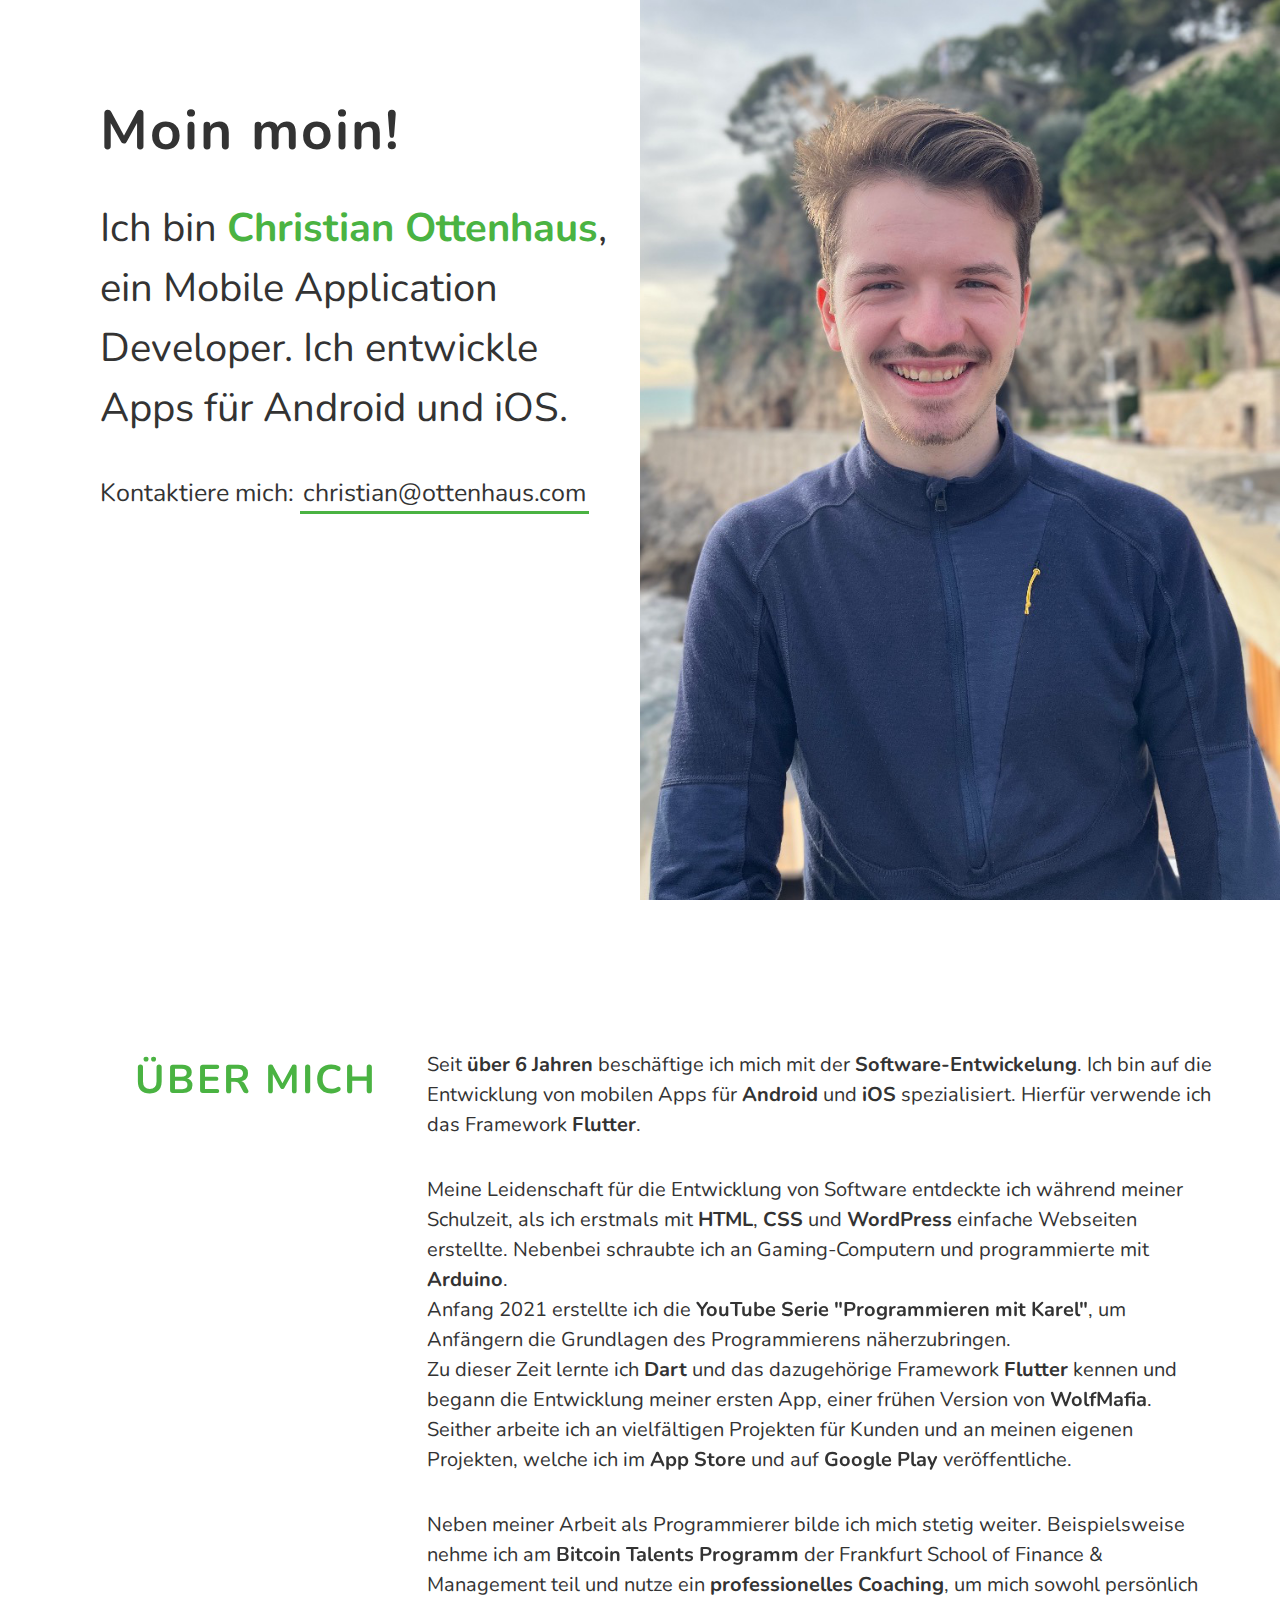
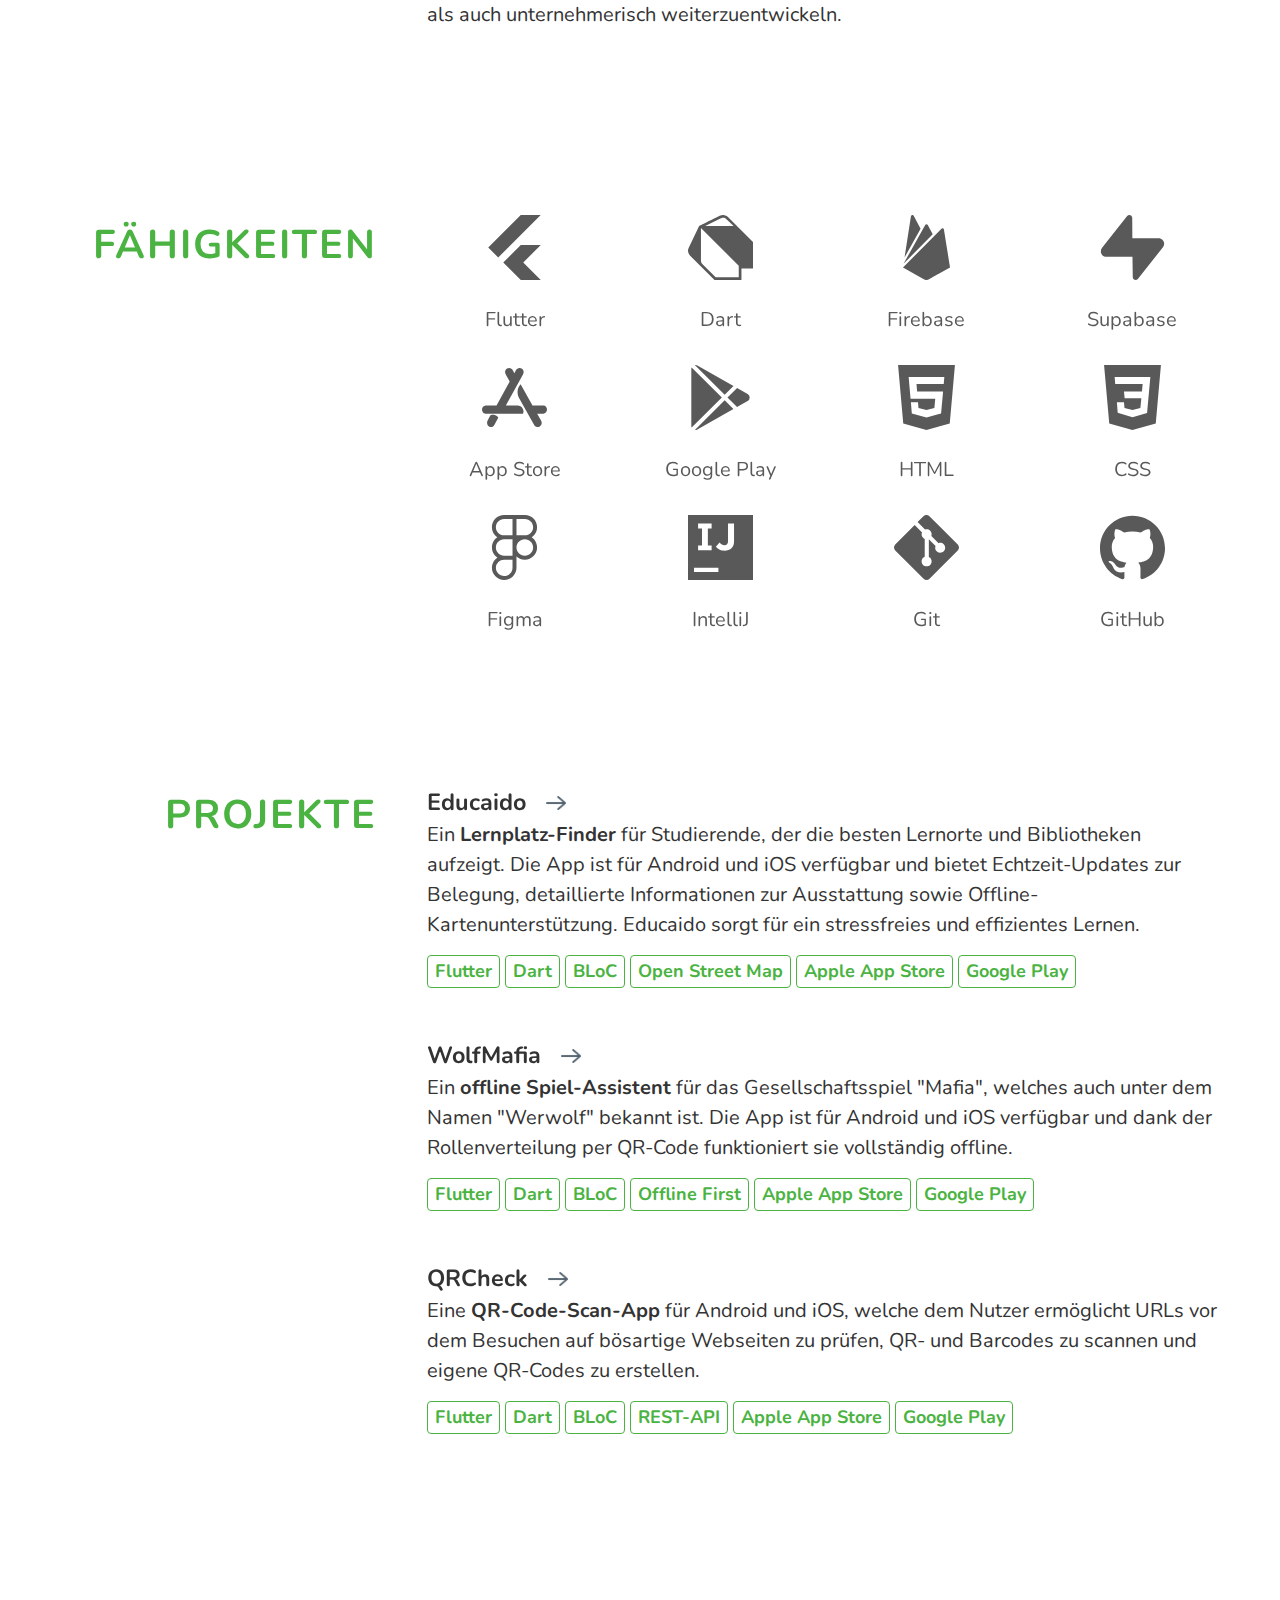
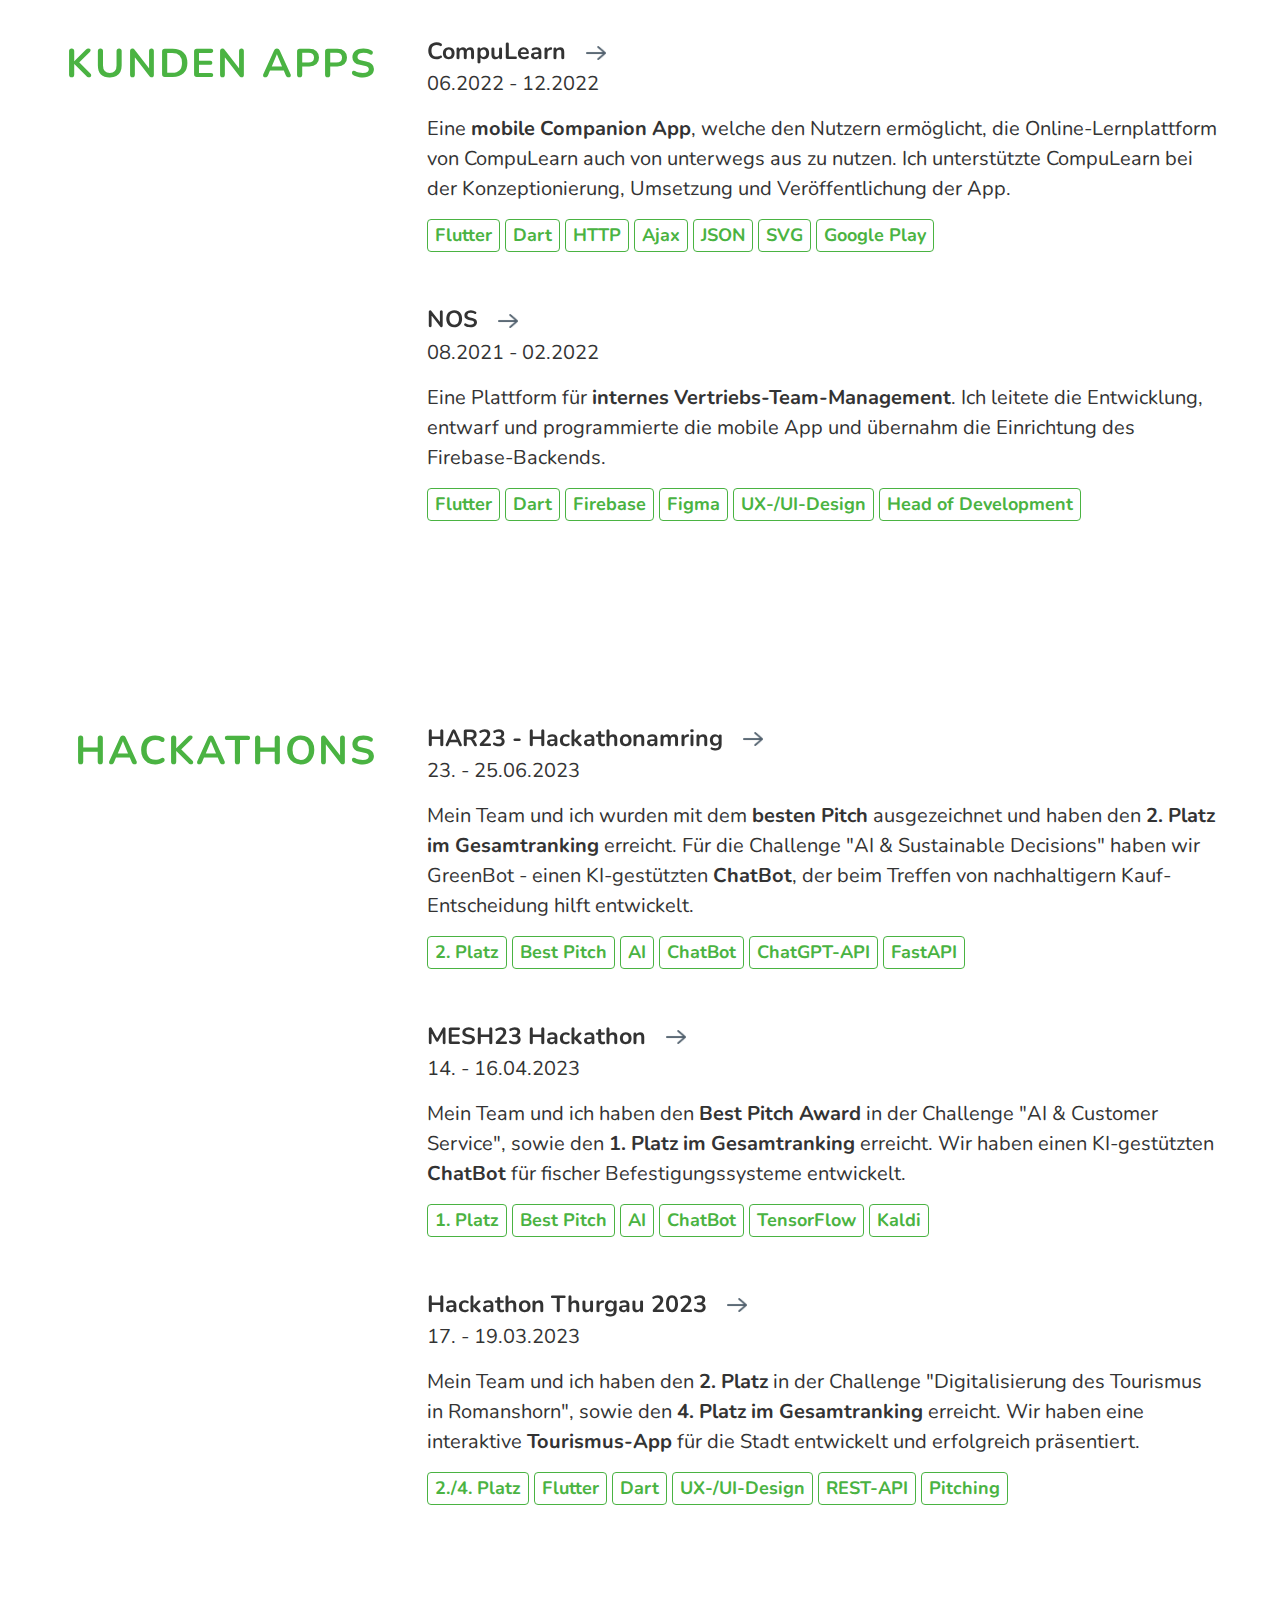
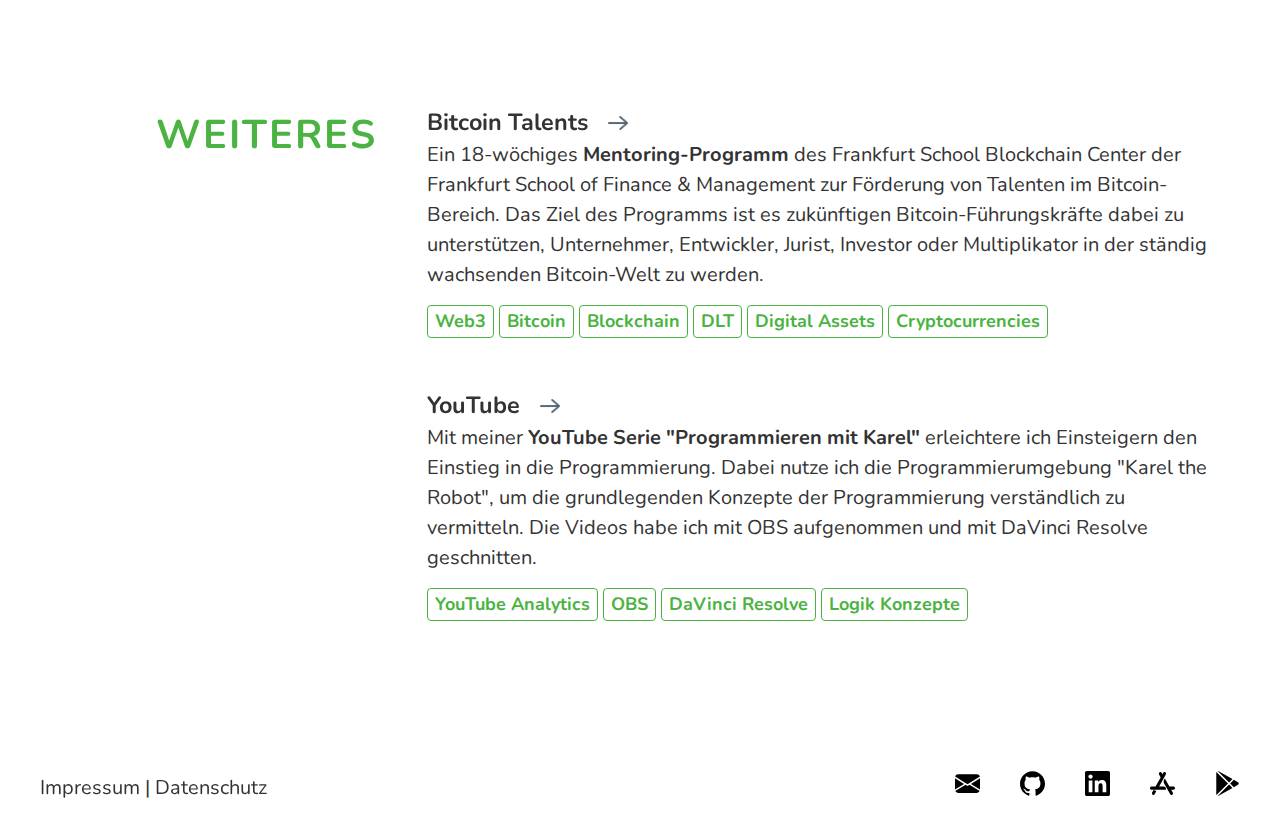
<file: index.html>
<!DOCTYPE html>
<html lang="de">
<head>
    <meta charset="UTF-8">
    <meta content="width=device-width,initial-scale=1" name="viewport">

    <title>Christian Ottenhaus</title>
    <link href="./assets/stylesheets/style.css" rel="stylesheet">
    <link href="./favicon.ico" rel="icon">
    <link rel="icon" type="image/png" sizes="32x32" href="/favicon-32x32.png">
    <link rel="icon" type="image/png" sizes="16x16" href="/favicon-16x16.png">
    <meta name="msapplication-TileColor" content="#da532c">
    <meta name="theme-color" content="#ffffff">

</head>

<body>

<header class="intro">
    <div class="intro-text">
        <h1 class="intro-hello" translate="no">Moin moin!</h1>
        <p class="intro-tagline">Ich bin <span class="name">Christian Ottenhaus</span>, ein Mobile Application
            Developer. Ich entwickle Apps für Android und iOS.
        </p>
        <p class="intro-contact">
            Kontaktiere mich:
            <a class="highlight-link" href="mailto:christian@ottenhaus.com">christian@ottenhaus.com</a>
        </p>
    </div>
    <div class="intro-image-wrapper">
        <img src="assets/img/me.jpeg" alt="Myself">
    </div>
</header>

<div class="container">
    <section id="about" class="section-wrapper">
        <div class="section-title"><h2>Über mich</h2></div>
        <div>
            <p>
                Seit <strong>über 6 Jahren</strong> beschäftige ich mich mit der <strong>Software-Entwickelung</strong>.
                Ich bin auf
                die Entwicklung von mobilen Apps für <strong>Android</strong> und <strong>iOS</strong> spezialisiert.
                Hierfür verwende ich das Framework <strong>Flutter</strong>.
            </p>
            <p>
                Meine Leidenschaft für die Entwicklung von Software entdeckte ich während meiner Schulzeit, als ich
                erstmals mit <strong>HTML</strong>, <strong>CSS</strong> und <strong>WordPress</strong> einfache
                Webseiten erstellte. Nebenbei schraubte ich an Gaming-Computern und programmierte mit
                <strong>Arduino</strong>. <br>
                Anfang 2021 erstellte ich die <a href="https://www.youtube.com/channel/UCnMtiJbFc86k_q3jxc9zjKg"
                                                 rel="noopener noreferrer" target="_blank">YouTube Serie "Programmieren
                mit Karel"</a>, um Anfängern die Grundlagen des Programmierens näherzubringen.<br>
                Zu dieser Zeit lernte ich <strong>Dart</strong> und das dazugehörige Framework <strong>Flutter</strong>
                kennen und begann die Entwicklung meiner ersten App, einer frühen Version von <a
                    href="projects/wolfmafia.html"
                    rel="noopener noreferrer" target="_blank">WolfMafia</a>.
                Seither arbeite ich an vielfältigen Projekten für Kunden und an meinen eigenen Projekten, welche ich
                im <a href="https://apps.apple.com/us/developer/christian-ottenhaus/id1591285939"
                      rel="noopener noreferrer" target="_blank">App Store</a> und auf
                <a
                        href="https://play.google.com/store/apps/dev?id=7178077246008959731" rel="noopener noreferrer"
                        target="_blank">Google Play</a> veröffentliche.
            </p>
            <p>
                Neben meiner Arbeit als Programmierer bilde ich mich stetig weiter. Beispielsweise nehme ich am <a
                    href="https://web3-talents.io/bitcoin-talents/profiles/christian-ottenhaus"
                    rel="noopener noreferrer"
                    target="_blank">Bitcoin Talents Programm</a> der Frankfurt School of Finance & Management teil und
                nutze ein <strong>professionelles Coaching</strong>, um mich sowohl persönlich als auch
                unternehmerisch weiterzuentwickeln.
            </p>
        </div>
    </section>

    <section id="skills" class="section-wrapper">
        <div class="section-title"><h2>Fähigkeiten</h2></div>
        <div class="section-icons">
            <a href="https://flutter.dev" rel="noopener noreferrer" target="_blank" class="icon-wrapper">
                <svg fill="#53B7F6" role="img" viewBox="0 0 24 24" xmlns="http://www.w3.org/2000/svg"><title>
                    Flutter</title>
                    <path d="M14.314 0L2.3 12 6 15.7 21.684.013h-7.357zm.014 11.072L7.857 17.53l6.47 6.47H21.7l-6.46-6.468 6.46-6.46h-7.37z"/>
                </svg>
                <p class="icon-label">Flutter</p>

            </a>
            <a href="https://dart.dev" rel="noopener noreferrer" target="_blank" class="icon-wrapper">
                <svg fill="#53B7F6" role="img" viewBox="0 0 24 24" xmlns="http://www.w3.org/2000/svg"><title>
                    Dart</title>
                    <path d="M4.105 4.105S9.158 1.58 11.684.316a3.079 3.079 0 0 1 1.481-.315c.766.047 1.677.788 1.677.788L24 9.948v9.789h-4.263V24H9.789l-9-9C.303 14.5 0 13.795 0 13.105c0-.319.18-.818.316-1.105l3.789-7.895zm.679.679v11.787c.002.543.021 1.024.498 1.508L10.204 23h8.533v-4.263L4.784 4.784zm12.055-.678c-.899-.896-1.809-1.78-2.74-2.643-.302-.267-.567-.468-1.07-.462-.37.014-.87.195-.87.195L6.341 4.105l10.498.001z"/>
                </svg>
                <p class="icon-label">Dart</p>
            </a>
            <a href="https://firebase.google.com/" rel="noopener noreferrer" target="_blank" class="icon-wrapper">
                <svg fill="#FFCA28" role="img" viewBox="0 0 24 24" xmlns="http://www.w3.org/2000/svg"><title>
                    Firebase</title>
                    <path d="M3.89 15.672L6.255.461A.542.542 0 017.27.288l2.543 4.771zm16.794 3.692l-2.25-14a.54.54 0 00-.919-.295L3.316 19.365l7.856 4.427a1.621 1.621 0 001.588 0zM14.3 7.147l-1.82-3.482a.542.542 0 00-.96 0L3.53 17.984z"/>
                </svg>
                <p class="icon-label">Firebase</p>
            </a>


            <a class="icon-wrapper" href="https://supabase.com/" rel="noopener noreferrer" target="_blank">
                <svg role="img" viewBox="0 0 24 24" xmlns="http://www.w3.org/2000/svg"><title>Supabase</title>
                    <path d="M11.9 1.036c-.015-.986-1.26-1.41-1.874-.637L.764 12.05C-.33 13.427.65 15.455 2.409 15.455h9.579l.113 7.51c.014.985 1.259 1.408 1.873.636l9.262-11.653c1.093-1.375.113-3.403-1.645-3.403h-9.642z"/>
                </svg>

                <p class="icon-label">Supabase</p>
            </a>

            <a href="https://apps.apple.com/us/developer/christian-ottenhaus/id1591285939" rel="noopener noreferrer"
               target="_blank"
               class="icon-wrapper">
                <svg fill="#0D96F6" role="img" viewBox="0 0 24 24" xmlns="http://www.w3.org/2000/svg"><title>App
                    Store</title>
                    <path d="M8.8086 14.9194l6.1107-11.0368c.0837-.1513.1682-.302.2437-.4584.0685-.142.1267-.2854.1646-.4403.0803-.3259.0588-.6656-.066-.9767-.1238-.3095-.3417-.5678-.6201-.7355a1.4175 1.4175 0 0 0-.921-.1924c-.3207.043-.6135.1935-.8443.4288-.1094.1118-.1996.2361-.2832.369-.092.1463-.175.2979-.259.4492l-.3864.6979-.3865-.6979c-.0837-.1515-.1667-.303-.2587-.4492-.0837-.1329-.1739-.2572-.2835-.369-.2305-.2353-.5233-.3857-.844-.429a1.4181 1.4181 0 0 0-.921.1926c-.2784.1677-.4964.426-.6203.7355-.1246.311-.1461.6508-.066.9767.038.155.0962.2984.1648.4403.0753.1564.1598.307.2437.4584l1.248 2.2543-4.8625 8.7825H2.0295c-.1676 0-.3351-.0007-.5026.0092-.1522.009-.3004.0284-.448.0714-.3108.0906-.5822.2798-.7783.548-.195.2665-.3006.5929-.3006.9279 0 .3352.1057.6612.3006.9277.196.2683.4675.4575.7782.548.1477.043.296.0623.4481.0715.1675.01.335.009.5026.009h13.0974c.0171-.0357.059-.1294.1-.2697.415-1.4151-.6156-2.843-2.0347-2.843zM3.113 18.5418l-.7922 1.5008c-.0818.1553-.1644.31-.2384.4705-.067.1458-.124.293-.1611.452-.0785.3346-.0576.6834.0645 1.0029.1212.3175.3346.583.607.7549.2727.172.5891.2416.9013.1975.3139-.044.6005-.1986.8263-.4402.1072-.1148.1954-.2424.2772-.3787.0902-.1503.1714-.3059.2535-.4612L6 19.4636c-.0896-.149-.9473-1.4704-2.887-.9218m20.5861-3.0056a1.4707 1.4707 0 0 0-.779-.5407c-.1476-.0425-.2961-.0616-.4483-.0705-.1678-.0099-.3352-.0091-.503-.0091H18.648l-4.3891-7.817c-.6655.7005-.9632 1.485-1.0773 2.1976-.1655 1.0333.0367 2.0934.546 3.0004l5.2741 9.3933c.084.1494.167.299.2591.4435.0837.131.1739.2537.2836.364.231.2323.5238.3809.8449.4232.3192.0424.643-.0244.9217-.1899.2784-.1653.4968-.4204.621-.7257.1246-.3072.146-.6425.0658-.9641-.0381-.1529-.0962-.2945-.165-.4346-.0753-.1543-.1598-.303-.2438-.4524l-1.216-2.1662h1.596c.1677 0 .3351.0009.5029-.009.1522-.009.3007-.028.4483-.0705a1.4707 1.4707 0 0 0 .779-.5407A1.5386 1.5386 0 0 0 24 16.452a1.539 1.539 0 0 0-.3009-.9158Z"/>
                </svg>
                <p class="icon-label">App Store</p>
            </a>
            <a href="https://play.google.com/store/apps/dev?id=7178077246008959731" rel="noopener noreferrer"
               target="_blank" class="icon-wrapper">
                <svg fill="#33A852" role="img" viewBox="0 0 24 24" xmlns="http://www.w3.org/2000/svg"><title>Google
                    Play</title>
                    <path d="M22.018 13.298l-3.919 2.218-3.515-3.493 3.543-3.521 3.891 2.202a1.49 1.49 0 0 1 0 2.594zM1.337.924a1.486 1.486 0 0 0-.112.568v21.017c0 .217.045.419.124.6l11.155-11.087L1.337.924zm12.207 10.065l3.258-3.238L3.45.195a1.466 1.466 0 0 0-.946-.179l11.04 10.973zm0 2.067l-11 10.933c.298.036.612-.016.906-.183l13.324-7.54-3.23-3.21z"/>
                </svg>
                <p class="icon-label">Google Play</p>
            </a>

            <a href="https://de.wikipedia.org/wiki/HTML5" rel="noopener noreferrer" target="_blank"
               class="icon-wrapper">
                <svg fill="#E34F26" role="img" viewBox="0 0 24 24" xmlns="http://www.w3.org/2000/svg"><title>
                    HTML5</title>
                    <path d="M1.5 0h21l-1.91 21.563L11.977 24l-8.564-2.438L1.5 0zm7.031 9.75l-.232-2.718 10.059.003.23-2.622L5.412 4.41l.698 8.01h9.126l-.326 3.426-2.91.804-2.955-.81-.188-2.11H6.248l.33 4.171L12 19.351l5.379-1.443.744-8.157H8.531z"/>
                </svg>
                <p class="icon-label">HTML</p>
            </a>
            <a href="https://de.wikipedia.org/wiki/Cascading_Style_Sheets" rel="noopener noreferrer" target="_blank"
               class="icon-wrapper">
                <svg fill="#1572B6" role="img" viewBox="0 0 24 24" xmlns="http://www.w3.org/2000/svg"><title>
                    CSS3</title>
                    <path d="M1.5 0h21l-1.91 21.563L11.977 24l-8.565-2.438L1.5 0zm17.09 4.413L5.41 4.41l.213 2.622 10.125.002-.255 2.716h-6.64l.24 2.573h6.182l-.366 3.523-2.91.804-2.956-.81-.188-2.11h-2.61l.29 3.855L12 19.288l5.373-1.53L18.59 4.414z"/>
                </svg>
                <p class="icon-label">CSS</p>
            </a>
            <a class="icon-wrapper" href="https://www.figma.com/de/" rel="noopener noreferrer" target="_blank">
                <svg fill="#F24E1E" role="img" viewBox="0 0 24 24" xmlns="http://www.w3.org/2000/svg"><title>
                    Figma</title>
                    <path d="M15.852 8.981h-4.588V0h4.588c2.476 0 4.49 2.014 4.49 4.49s-2.014 4.491-4.49 4.491zM12.735 7.51h3.117c1.665 0 3.019-1.355 3.019-3.019s-1.355-3.019-3.019-3.019h-3.117V7.51zm0 1.471H8.148c-2.476 0-4.49-2.014-4.49-4.49S5.672 0 8.148 0h4.588v8.981zm-4.587-7.51c-1.665 0-3.019 1.355-3.019 3.019s1.354 3.02 3.019 3.02h3.117V1.471H8.148zm4.587 15.019H8.148c-2.476 0-4.49-2.014-4.49-4.49s2.014-4.49 4.49-4.49h4.588v8.98zM8.148 8.981c-1.665 0-3.019 1.355-3.019 3.019s1.355 3.019 3.019 3.019h3.117V8.981H8.148zM8.172 24c-2.489 0-4.515-2.014-4.515-4.49s2.014-4.49 4.49-4.49h4.588v4.441c0 2.503-2.047 4.539-4.563 4.539zm-.024-7.51a3.023 3.023 0 0 0-3.019 3.019c0 1.665 1.365 3.019 3.044 3.019 1.705 0 3.093-1.376 3.093-3.068v-2.97H8.148zm7.704 0h-.098c-2.476 0-4.49-2.014-4.49-4.49s2.014-4.49 4.49-4.49h.098c2.476 0 4.49 2.014 4.49 4.49s-2.014 4.49-4.49 4.49zm-.097-7.509c-1.665 0-3.019 1.355-3.019 3.019s1.355 3.019 3.019 3.019h.098c1.665 0 3.019-1.355 3.019-3.019s-1.355-3.019-3.019-3.019h-.098z"/>
                </svg>
                <p class="icon-label">Figma</p>
            </a>

            <a href="https://www.jetbrains.com/idea/" rel="noopener noreferrer" target="_blank" class="icon-wrapper">
                <svg fill="#000000" role="img" viewBox="0 0 24 24" xmlns="http://www.w3.org/2000/svg"><title>IntelliJ
                    IDEA</title>
                    <path d="M0 0v24h24V0zm3.723 3.111h5v1.834h-1.39v6.277h1.39v1.834h-5v-1.834h1.444V4.945H3.723zm11.055 0H17v6.5c0 .612-.055 1.111-.222 1.556-.167.444-.39.777-.723 1.11-.277.279-.666.557-1.11.668a3.933 3.933 0 0 1-1.445.278c-.778 0-1.444-.167-1.944-.445a4.81 4.81 0 0 1-1.279-1.056l1.39-1.555c.277.334.555.555.833.722.277.167.611.278.945.278.389 0 .721-.111 1-.389.221-.278.333-.667.333-1.278zM2.222 19.5h9V21h-9z"/>
                </svg>
                <p class="icon-label">IntelliJ</p>
            </a>
            <a href="https://git-scm.com/" rel="noopener noreferrer" target="_blank" class="icon-wrapper">
                <svg fill="#F05032" role="img" viewBox="0 0 24 24" xmlns="http://www.w3.org/2000/svg"><title>Git</title>
                    <path d="M23.546 10.93L13.067.452c-.604-.603-1.582-.603-2.188 0L8.708 2.627l2.76 2.76c.645-.215 1.379-.07 1.889.441.516.515.658 1.258.438 1.9l2.658 2.66c.645-.223 1.387-.078 1.9.435.721.72.721 1.884 0 2.604-.719.719-1.881.719-2.6 0-.539-.541-.674-1.337-.404-1.996L12.86 8.955v6.525c.176.086.342.203.488.348.713.721.713 1.883 0 2.6-.719.721-1.889.721-2.609 0-.719-.719-.719-1.879 0-2.598.182-.18.387-.316.605-.406V8.835c-.217-.091-.424-.222-.6-.401-.545-.545-.676-1.342-.396-2.009L7.636 3.7.45 10.881c-.6.605-.6 1.584 0 2.189l10.48 10.477c.604.604 1.582.604 2.186 0l10.43-10.43c.605-.603.605-1.582 0-2.187"/>
                </svg>
                <p class="icon-label">Git</p>
            </a>
            <a href="https://github.com/talionderhobbit" rel="noopener noreferrer" target="_blank" class="icon-wrapper">
                <svg fill="#181717" role="img" viewBox="0 0 24 24" xmlns="http://www.w3.org/2000/svg"><title>
                    GitHub</title>
                    <path d="M12 .297c-6.63 0-12 5.373-12 12 0 5.303 3.438 9.8 8.205 11.385.6.113.82-.258.82-.577 0-.285-.01-1.04-.015-2.04-3.338.724-4.042-1.61-4.042-1.61C4.422 18.07 3.633 17.7 3.633 17.7c-1.087-.744.084-.729.084-.729 1.205.084 1.838 1.236 1.838 1.236 1.07 1.835 2.809 1.305 3.495.998.108-.776.417-1.305.76-1.605-2.665-.3-5.466-1.332-5.466-5.93 0-1.31.465-2.38 1.235-3.22-.135-.303-.54-1.523.105-3.176 0 0 1.005-.322 3.3 1.23.96-.267 1.98-.399 3-.405 1.02.006 2.04.138 3 .405 2.28-1.552 3.285-1.23 3.285-1.23.645 1.653.24 2.873.12 3.176.765.84 1.23 1.91 1.23 3.22 0 4.61-2.805 5.625-5.475 5.92.42.36.81 1.096.81 2.22 0 1.606-.015 2.896-.015 3.286 0 .315.21.69.825.57C20.565 22.092 24 17.592 24 12.297c0-6.627-5.373-12-12-12"/>
                </svg>
                <p class="icon-label">GitHub</p>
            </a>
        </div>
    </section>

    <section id="myApps" class="section-wrapper">
        <div class="section-title"><h2>Projekte</h2>
        </div>
        <div class="section-content">
            <div class="project">
                <a class="arrow-link" href="projects/educaido.html" rel="noopener noreferrer">
                    <h3>Educaido</h3>
                </a>
                <p>
                    Ein <strong>Lernplatz-Finder</strong> für Studierende, der die besten Lernorte und Bibliotheken
                    aufzeigt. Die App ist
                    für Android und iOS verfügbar und bietet Echtzeit-Updates zur Belegung, detaillierte Informationen
                    zur Ausstattung sowie Offline-Kartenunterstützung. Educaido sorgt für ein stressfreies und
                    effizientes Lernen.
                </p>
                <div class="project-used">
                    <span class="project-used-item">Flutter</span>
                    <span class="project-used-item">Dart</span>
                    <span class="project-used-item">BLoC</span>
                    <span class="project-used-item">Open Street Map</span>
                    <span class="project-used-item">Apple App Store</span>
                    <span class="project-used-item">Google Play</span>
                </div>
            </div>

            <div class="project">
                <a class="arrow-link" href="projects/wolfmafia.html" rel="noopener noreferrer">
                    <h3>WolfMafia</h3>
                </a>
                <p>
                    Ein <strong>offline Spiel-Assistent</strong> für das Gesellschaftsspiel "Mafia", welches auch unter
                    dem Namen "Werwolf" bekannt ist. Die App ist für Android und iOS verfügbar und dank der
                    Rollenverteilung per QR-Code funktioniert sie vollständig offline.
                </p>
                <div class="project-used">
                    <span class="project-used-item">Flutter</span>
                    <span class="project-used-item">Dart</span>
                    <span class="project-used-item">BLoC</span>
                    <span class="project-used-item">Offline First</span>
                    <span class="project-used-item">Apple App Store</span>
                    <span class="project-used-item">Google Play</span>
                </div>
            </div>
            <div class="project">
                <a class="arrow-link" href="projects/qrcheck.html" rel="noopener noreferrer">
                    <h3>QRCheck</h3>
                </a>
                <p>
                    Eine <strong>QR-Code-Scan-App</strong> für Android und iOS, welche dem Nutzer ermöglicht URLs vor
                    dem Besuchen auf bösartige Webseiten zu prüfen, QR- und Barcodes zu scannen und eigene QR-Codes zu
                    erstellen.
                </p>
                <div class="project-used">
                    <span class="project-used-item">Flutter</span>
                    <span class="project-used-item">Dart</span>
                    <span class="project-used-item">BLoC</span>
                    <span class="project-used-item">REST-API</span>
                    <span class="project-used-item">Apple App Store</span>
                    <span class="project-used-item">Google Play</span>
                </div>
            </div>
        </div>
    </section>

    <section id="customerApps" class="section-wrapper">
        <div class="section-title"><h2>Kunden Apps</h2></div>

        <div class="section-content">
            <div class="project">
                <a class="arrow-link" href="projects/compulearn.html" rel="noopener noreferrer">
                    <h3>CompuLearn</h3>
                </a>
                <p>06.2022 - 12.2022</p>
                <p>
                    Eine <strong>mobile Companion App</strong>, welche den Nutzern ermöglicht, die
                    Online-Lernplattform von CompuLearn auch von unterwegs aus zu nutzen. Ich unterstützte CompuLearn
                    bei der Konzeptionierung, Umsetzung und Veröffentlichung der App.
                </p>
                <div class="project-used">
                    <span class="project-used-item">Flutter</span>
                    <span class="project-used-item">Dart</span>
                    <span class="project-used-item">HTTP</span>
                    <span class="project-used-item">Ajax</span>
                    <span class="project-used-item">JSON</span>
                    <span class="project-used-item">SVG</span>
                    <span class="project-used-item">Google Play</span>
                </div>
            </div>
            <div class="project">
                <a class="arrow-link" href="projects/nos.html" rel="noopener noreferrer">
                    <h3>NOS</h3>
                </a>
                <p>08.2021 - 02.2022</p>
                <p>
                    Eine Plattform für <strong>internes Vertriebs-Team-Management</strong>. Ich leitete die Entwicklung,
                    entwarf und programmierte die mobile App und übernahm die Einrichtung des Firebase-Backends.
                </p>
                <div class="project-used">
                    <span class="project-used-item">Flutter</span>
                    <span class="project-used-item">Dart</span>
                    <span class="project-used-item">Firebase</span>
                    <span class="project-used-item">Figma</span>
                    <span class="project-used-item">UX-/UI-Design</span>
                    <span class="project-used-item">Head of Development</span>
                </div>
            </div>
        </div>
    </section>

    <section id="hackathons" class="section-wrapper">
        <div class="section-title"><h2>Hackathons</h2></div>

        <div class="section-content">
            <div class="project">
                <a class="arrow-link" href="projects/greenbot.html" rel="noopener noreferrer">
                    <h3>HAR23 - Hackathonamring</h3>
                </a>
                <p>23. - 25.06.2023</p>
                <p>
                    Mein Team und ich wurden mit dem <strong>besten Pitch</strong> ausgezeichnet und haben
                    den <strong>2. Platz im Gesamtranking</strong> erreicht.
                    Für die Challenge "AI & Sustainable Decisions" haben wir GreenBot - einen KI-gestützten <strong>ChatBot</strong>,
                    der beim Treffen von nachhaltigern Kauf-Entscheidung hilft entwickelt.
                </p>
                <div class="project-used">
                    <span class="project-used-item">2. Platz</span>
                    <span class="project-used-item">Best Pitch</span>
                    <span class="project-used-item">AI</span>
                    <span class="project-used-item">ChatBot</span>
                    <span class="project-used-item">ChatGPT-API</span>
                    <span class="project-used-item">FastAPI</span>
                </div>
            </div>

            <div class="project">
                <a class="arrow-link" href="projects/fischerfinder.html" rel="noopener noreferrer">
                    <h3>MESH23 Hackathon</h3>
                </a>
                <p>14. - 16.04.2023</p>
                <p>
                    Mein Team und ich haben den <strong>Best Pitch Award</strong> in der Challenge "AI & Customer
                    Service", sowie den <strong>1. Platz im Gesamtranking</strong> erreicht. Wir haben
                    einen KI-gestützten <strong>ChatBot</strong> für fischer Befestigungssysteme entwickelt.
                </p>
                <div class="project-used">
                    <span class="project-used-item">1. Platz</span>
                    <span class="project-used-item">Best Pitch</span>
                    <span class="project-used-item">AI</span>
                    <span class="project-used-item">ChatBot</span>
                    <span class="project-used-item">TensorFlow</span>
                    <span class="project-used-item">Kaldi</span>
                </div>
            </div>

            <div class="project">
                <a class="arrow-link" href="projects/romanshorn.html" rel="noopener noreferrer">
                    <h3>Hackathon Thurgau 2023</h3>
                </a>
                <p>17. - 19.03.2023</p>
                <p>
                    Mein Team und ich haben den <strong>2. Platz</strong> in der Challenge "Digitalisierung des
                    Tourismus in Romanshorn", sowie den <strong>4. Platz im Gesamtranking</strong> erreicht. Wir haben
                    eine interaktive <strong>Tourismus-App</strong> für die Stadt entwickelt und erfolgreich
                    präsentiert.
                </p>
                <div class="project-used">
                    <span class="project-used-item">2./4. Platz</span>
                    <span class="project-used-item">Flutter</span>
                    <span class="project-used-item">Dart</span>
                    <span class="project-used-item">UX-/UI-Design</span>
                    <span class="project-used-item">REST-API</span>
                    <span class="project-used-item">Pitching</span>
                </div>
            </div>

        </div>
    </section>

    <section id="other" class="section-wrapper">
        <div class="section-title"><h2>Weiteres</h2></div>

        <div class="section-content">
            <div class="project">
                <a class="arrow-link" href="https://web3-talents.io/bitcoin-talents/profiles/christian-ottenhaus"
                   rel="noopener noreferrer"
                   target="_blank">
                    <h3>Bitcoin Talents</h3>
                </a>
                <p>
                    Ein 18-wöchiges <strong>Mentoring-Programm</strong> des Frankfurt School Blockchain Center der
                    Frankfurt School of Finance & Management zur Förderung von Talenten im Bitcoin-Bereich.
                    Das Ziel des Programms ist es zukünftigen Bitcoin-Führungskräfte dabei zu unterstützen, Unternehmer,
                    Entwickler, Jurist, Investor oder Multiplikator in der ständig wachsenden Bitcoin-Welt zu werden.
                </p>
                <div class="project-used">
                    <span class="project-used-item">Web3</span>
                    <span class="project-used-item">Bitcoin</span>
                    <span class="project-used-item">Blockchain</span>
                    <span class="project-used-item">DLT</span>
                    <span class="project-used-item">Digital Assets</span>
                    <span class="project-used-item">Cryptocurrencies</span>
                </div>
            </div>
            <div class="project">
                <a class="arrow-link" href="https://www.youtube.com/channel/UCnMtiJbFc86k_q3jxc9zjKg"
                   rel="noopener noreferrer" target="_blank">
                    <h3>YouTube</h3>
                </a>
                <p>
                    Mit meiner <strong>YouTube Serie "Programmieren mit Karel"</strong> erleichtere ich Einsteigern den
                    Einstieg in die Programmierung. Dabei nutze ich die Programmierumgebung "Karel the Robot", um die
                    grundlegenden Konzepte der Programmierung verständlich zu vermitteln. Die Videos habe ich mit OBS
                    aufgenommen und mit DaVinci Resolve geschnitten.
                </p>
                <div class="project-used">
                    <span class="project-used-item">YouTube Analytics</span>
                    <span class="project-used-item">OBS</span>
                    <span class="project-used-item">DaVinci Resolve</span>
                    <span class="project-used-item">Logik Konzepte</span>
                </div>
            </div>
        </div>
    </section>


</div>


<footer class="footer">
    <div class="footer-left">
        <p>
            <a href="legal-notice.html" rel="noopener noreferrer" title="Impressum">
                Impressum
            </a>
            <span>|</span>
            <a href="privacy-policy.html" rel="noopener noreferrer" title="Datenschutz">
                Datenschutz
            </a>
        </p>

    </div>
    <div class="footer-right">
        <a href="mailto:christian@ottenhaus.com" rel="noopener noreferrer" target="_blank" title="email">
            <svg xmlns="http://www.w3.org/2000/svg" width="16" height="16" viewBox="0 0 16 16">
                <path d="M.05 3.555A2 2 0 0 1 2 2h12a2 2 0 0 1 1.95 1.555L8 8.414.05 3.555ZM0 4.697v7.104l5.803-3.558L0 4.697ZM6.761 8.83l-6.57 4.027A2 2 0 0 0 2 14h12a2 2 0 0 0 1.808-1.144l-6.57-4.027L8 9.586l-1.239-.757Zm3.436-.586L16 11.801V4.697l-5.803 3.546Z"/>
            </svg>
        </a>
        <a href="https://github.com/talionderhobbit" rel="noopener noreferrer" target="_blank" title="github">
            <svg role="img" viewBox="0 0 24 24" xmlns="http://www.w3.org/2000/svg"><title>GitHub</title>
                <path d="M12 .297c-6.63 0-12 5.373-12 12 0 5.303 3.438 9.8 8.205 11.385.6.113.82-.258.82-.577 0-.285-.01-1.04-.015-2.04-3.338.724-4.042-1.61-4.042-1.61C4.422 18.07 3.633 17.7 3.633 17.7c-1.087-.744.084-.729.084-.729 1.205.084 1.838 1.236 1.838 1.236 1.07 1.835 2.809 1.305 3.495.998.108-.776.417-1.305.76-1.605-2.665-.3-5.466-1.332-5.466-5.93 0-1.31.465-2.38 1.235-3.22-.135-.303-.54-1.523.105-3.176 0 0 1.005-.322 3.3 1.23.96-.267 1.98-.399 3-.405 1.02.006 2.04.138 3 .405 2.28-1.552 3.285-1.23 3.285-1.23.645 1.653.24 2.873.12 3.176.765.84 1.23 1.91 1.23 3.22 0 4.61-2.805 5.625-5.475 5.92.42.36.81 1.096.81 2.22 0 1.606-.015 2.896-.015 3.286 0 .315.21.69.825.57C20.565 22.092 24 17.592 24 12.297c0-6.627-5.373-12-12-12"/>
            </svg>
        </a>
        <a href="https://www.linkedin.com/in/ottenhaus/" rel="noopener noreferrer" target="_blank" title="LinkedIn">
            <svg role="img" viewBox="0 0 24 24" xmlns="http://www.w3.org/2000/svg"><title>LinkedIn</title>
                <path d="M20.447 20.452h-3.554v-5.569c0-1.328-.027-3.037-1.852-3.037-1.853 0-2.136 1.445-2.136 2.939v5.667H9.351V9h3.414v1.561h.046c.477-.9 1.637-1.85 3.37-1.85 3.601 0 4.267 2.37 4.267 5.455v6.286zM5.337 7.433c-1.144 0-2.063-.926-2.063-2.065 0-1.138.92-2.063 2.063-2.063 1.14 0 2.064.925 2.064 2.063 0 1.139-.925 2.065-2.064 2.065zm1.782 13.019H3.555V9h3.564v11.452zM22.225 0H1.771C.792 0 0 .774 0 1.729v20.542C0 23.227.792 24 1.771 24h20.451C23.2 24 24 23.227 24 22.271V1.729C24 .774 23.2 0 22.222 0h.003z"/>
            </svg>
        </a>
        <a href="https://apps.apple.com/us/developer/christian-ottenhaus/id1591285939" rel="noopener noreferrer"
           target="_blank" title="AppStore">
            <svg role="img" viewBox="0 0 24 24" xmlns="http://www.w3.org/2000/svg"><title>App Store</title>
                <path d="M8.8086 14.9194l6.1107-11.0368c.0837-.1513.1682-.302.2437-.4584.0685-.142.1267-.2854.1646-.4403.0803-.3259.0588-.6656-.066-.9767-.1238-.3095-.3417-.5678-.6201-.7355a1.4175 1.4175 0 0 0-.921-.1924c-.3207.043-.6135.1935-.8443.4288-.1094.1118-.1996.2361-.2832.369-.092.1463-.175.2979-.259.4492l-.3864.6979-.3865-.6979c-.0837-.1515-.1667-.303-.2587-.4492-.0837-.1329-.1739-.2572-.2835-.369-.2305-.2353-.5233-.3857-.844-.429a1.4181 1.4181 0 0 0-.921.1926c-.2784.1677-.4964.426-.6203.7355-.1246.311-.1461.6508-.066.9767.038.155.0962.2984.1648.4403.0753.1564.1598.307.2437.4584l1.248 2.2543-4.8625 8.7825H2.0295c-.1676 0-.3351-.0007-.5026.0092-.1522.009-.3004.0284-.448.0714-.3108.0906-.5822.2798-.7783.548-.195.2665-.3006.5929-.3006.9279 0 .3352.1057.6612.3006.9277.196.2683.4675.4575.7782.548.1477.043.296.0623.4481.0715.1675.01.335.009.5026.009h13.0974c.0171-.0357.059-.1294.1-.2697.415-1.4151-.6156-2.843-2.0347-2.843zM3.113 18.5418l-.7922 1.5008c-.0818.1553-.1644.31-.2384.4705-.067.1458-.124.293-.1611.452-.0785.3346-.0576.6834.0645 1.0029.1212.3175.3346.583.607.7549.2727.172.5891.2416.9013.1975.3139-.044.6005-.1986.8263-.4402.1072-.1148.1954-.2424.2772-.3787.0902-.1503.1714-.3059.2535-.4612L6 19.4636c-.0896-.149-.9473-1.4704-2.887-.9218m20.5861-3.0056a1.4707 1.4707 0 0 0-.779-.5407c-.1476-.0425-.2961-.0616-.4483-.0705-.1678-.0099-.3352-.0091-.503-.0091H18.648l-4.3891-7.817c-.6655.7005-.9632 1.485-1.0773 2.1976-.1655 1.0333.0367 2.0934.546 3.0004l5.2741 9.3933c.084.1494.167.299.2591.4435.0837.131.1739.2537.2836.364.231.2323.5238.3809.8449.4232.3192.0424.643-.0244.9217-.1899.2784-.1653.4968-.4204.621-.7257.1246-.3072.146-.6425.0658-.9641-.0381-.1529-.0962-.2945-.165-.4346-.0753-.1543-.1598-.303-.2438-.4524l-1.216-2.1662h1.596c.1677 0 .3351.0009.5029-.009.1522-.009.3007-.028.4483-.0705a1.4707 1.4707 0 0 0 .779-.5407A1.5386 1.5386 0 0 0 24 16.452a1.539 1.539 0 0 0-.3009-.9158Z"/>
            </svg>
        </a>
        <a href="https://play.google.com/store/apps/dev?id=7178077246008959731" rel="noopener noreferrer"
           target="_blank"
           title="Google Play">
            <svg role="img" viewBox="0 0 24 24" xmlns="http://www.w3.org/2000/svg"><title>Google Play</title>
                <path d="M22.018 13.298l-3.919 2.218-3.515-3.493 3.543-3.521 3.891 2.202a1.49 1.49 0 0 1 0 2.594zM1.337.924a1.486 1.486 0 0 0-.112.568v21.017c0 .217.045.419.124.6l11.155-11.087L1.337.924zm12.207 10.065l3.258-3.238L3.45.195a1.466 1.466 0 0 0-.946-.179l11.04 10.973zm0 2.067l-11 10.933c.298.036.612-.016.906-.183l13.324-7.54-3.23-3.21z"/>
            </svg>
        </a>

    </div>
</footer>

</body>
</html>
</file>
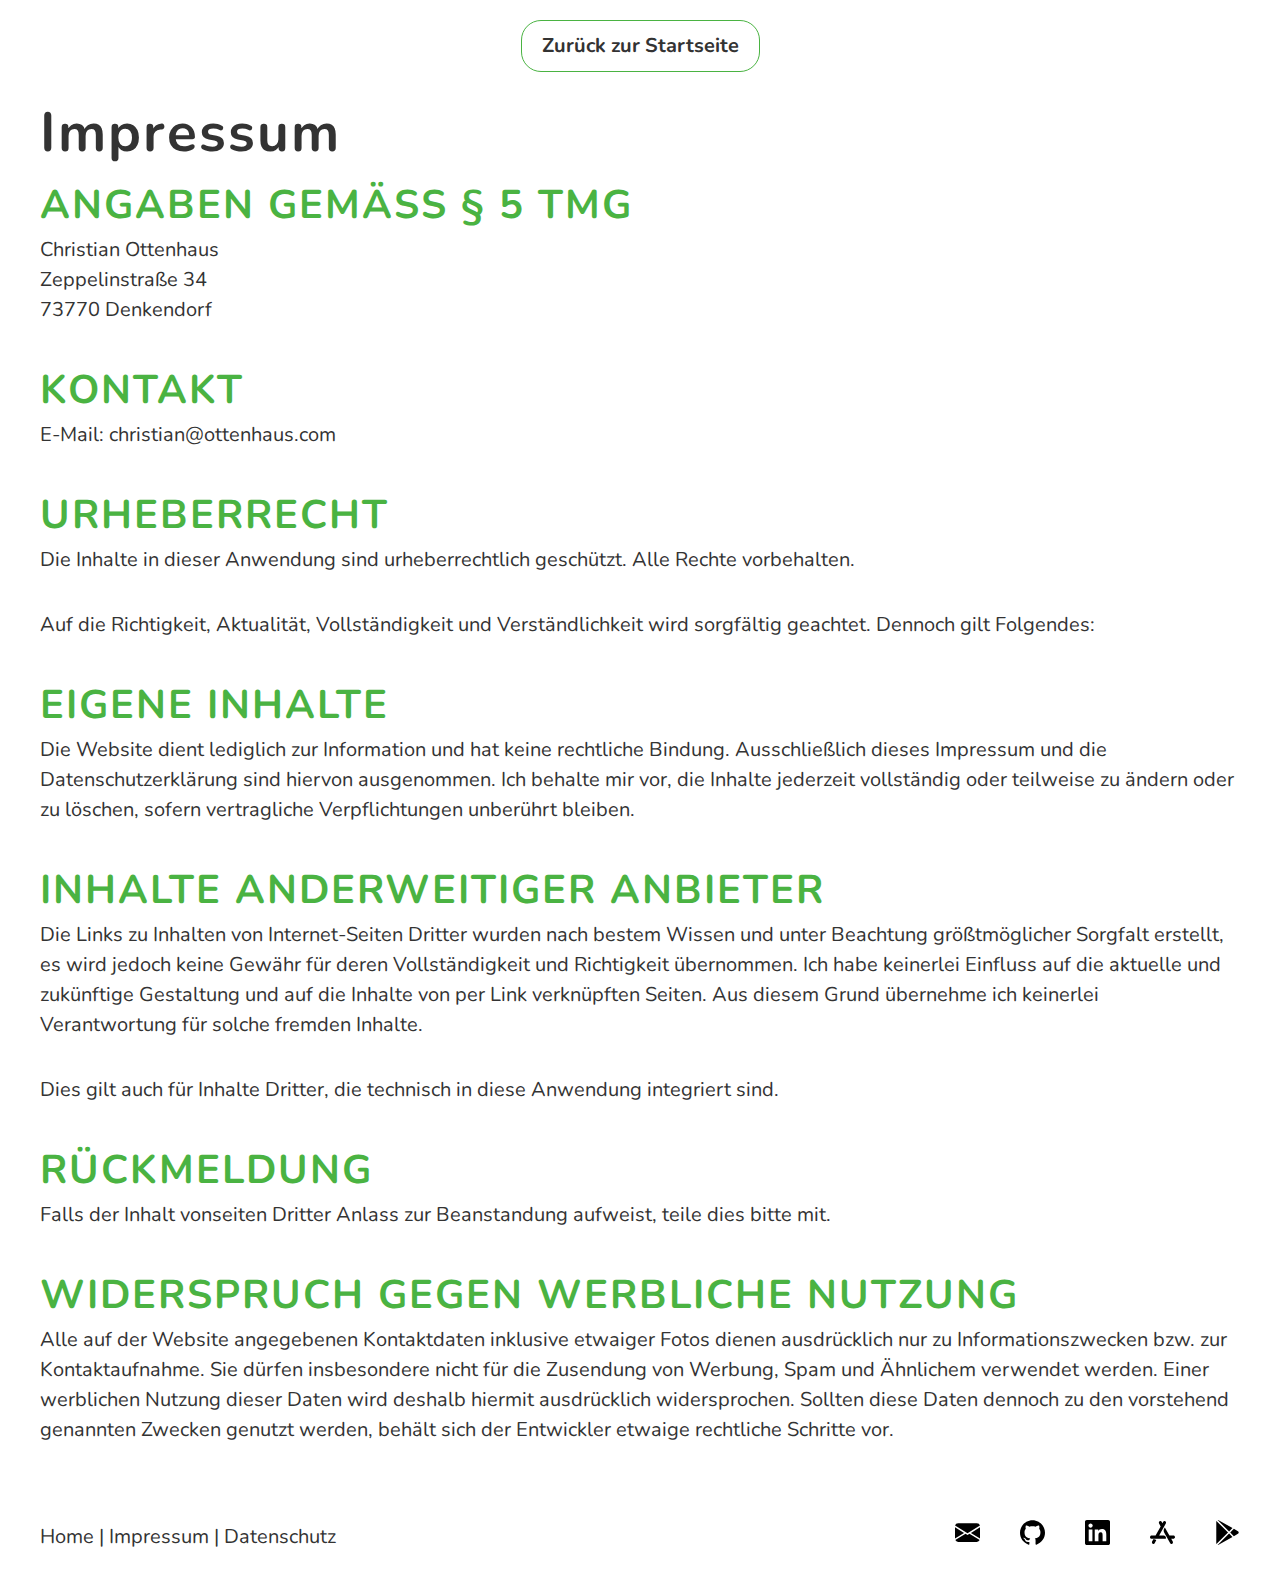
<file: legal-notice.html>
<!DOCTYPE html>
<html lang="de">
<head>
    <meta charset="UTF-8">
    <meta content="width=device-width,initial-scale=1" name="viewport">

    <title>Impressum - Christian Ottenhaus</title>
    <link href="./assets/stylesheets/style.css" rel="stylesheet">
    <link href="./favicon.ico" rel="icon">
    <link rel="icon" type="image/png" sizes="32x32" href="/favicon-32x32.png">
    <link rel="icon" type="image/png" sizes="16x16" href="/favicon-16x16.png">
    <meta name="msapplication-TileColor" content="#da532c">
    <meta name="theme-color" content="#ffffff">
</head>
<body>
<section style="padding: 0 40px 40px 40px">
    <header id="header">
        <a id="back-to-home" href="index.html">Zurück zur Startseite</a>
    </header>

    <h1>Impressum</h1>

    <h2>Angaben gemäß § 5 TMG</h2>

    <p>Christian Ottenhaus<br>
        Zeppelinstraße 34<br>
        73770 Denkendorf</p>

    <h2>Kontakt</h2>

    <p>E-Mail: christian@ottenhaus.com</p>

    <h2>Urheberrecht</h2>

    <p>Die Inhalte in dieser Anwendung sind urheberrechtlich geschützt. Alle Rechte vorbehalten.</p>

    <p>Auf die Richtigkeit, Aktualität, Vollständigkeit und Verständlichkeit wird sorgfältig geachtet. Dennoch gilt
        Folgendes:</p>

    <h2>Eigene Inhalte</h2>

    <p>Die Website dient lediglich zur Information und hat keine rechtliche Bindung. Ausschließlich dieses Impressum und
        die
        Datenschutzerklärung sind hiervon ausgenommen. Ich behalte mir vor, die Inhalte jederzeit vollständig oder
        teilweise zu ändern oder zu löschen, sofern vertragliche Verpflichtungen unberührt bleiben.</p>

    <h2>Inhalte anderweitiger Anbieter</h2>

    <p>Die Links zu Inhalten von Internet-Seiten Dritter wurden nach bestem Wissen und unter Beachtung größtmöglicher
        Sorgfalt erstellt, es wird jedoch keine Gewähr für deren Vollständigkeit und Richtigkeit übernommen. Ich habe
        keinerlei Einfluss auf die aktuelle und zukünftige Gestaltung und auf die Inhalte von per Link verknüpften
        Seiten.
        Aus diesem Grund übernehme ich keinerlei Verantwortung für solche fremden Inhalte.</p>

    <p>Dies gilt auch für Inhalte Dritter, die technisch in diese Anwendung integriert sind.</p>

    <h2>Rückmeldung</h2>

    <p>Falls der Inhalt vonseiten Dritter Anlass zur Beanstandung aufweist, teile dies bitte mit.</p>

    <h2>Widerspruch gegen werbliche Nutzung</h2>

    <p>Alle auf der Website angegebenen Kontaktdaten inklusive etwaiger Fotos dienen ausdrücklich nur zu
        Informationszwecken
        bzw. zur Kontaktaufnahme. Sie dürfen insbesondere nicht für die Zusendung von Werbung, Spam und Ähnlichem
        verwendet
        werden. Einer werblichen Nutzung dieser Daten wird deshalb hiermit ausdrücklich widersprochen. Sollten diese
        Daten dennoch zu den vorstehend genannten Zwecken genutzt werden, behält sich der Entwickler etwaige rechtliche
        Schritte vor.</p>


</section>
<footer class="footer">
    <div class="footer-left">
        <p>
            <a href="./index.html" rel="noopener noreferrer" title="Home">Home</a>
            <span>|</span>
            <a href="./legal-notice.html" rel="noopener noreferrer" title="Impressum">
                Impressum
            </a>
            <span>|</span>
            <a href="./privacy-policy.html" rel="noopener noreferrer" title="Datenschutz">
                Datenschutz
            </a>
        </p>
    </div>
    <div class="footer-right">
        <a href="mailto:christian@ottenhaus.com" rel="noopener noreferrer" target="_blank" title="email">
            <svg xmlns="http://www.w3.org/2000/svg" width="16" height="16" viewBox="0 0 16 16">
                <path d="M.05 3.555A2 2 0 0 1 2 2h12a2 2 0 0 1 1.95 1.555L8 8.414.05 3.555ZM0 4.697v7.104l5.803-3.558L0 4.697ZM6.761 8.83l-6.57 4.027A2 2 0 0 0 2 14h12a2 2 0 0 0 1.808-1.144l-6.57-4.027L8 9.586l-1.239-.757Zm3.436-.586L16 11.801V4.697l-5.803 3.546Z"/>
            </svg>
        </a>
        <a href="https://github.com/talionderhobbit" rel="noopener noreferrer" target="_blank" title="github">
            <svg role="img" viewBox="0 0 24 24" xmlns="http://www.w3.org/2000/svg"><title>GitHub</title>
                <path d="M12 .297c-6.63 0-12 5.373-12 12 0 5.303 3.438 9.8 8.205 11.385.6.113.82-.258.82-.577 0-.285-.01-1.04-.015-2.04-3.338.724-4.042-1.61-4.042-1.61C4.422 18.07 3.633 17.7 3.633 17.7c-1.087-.744.084-.729.084-.729 1.205.084 1.838 1.236 1.838 1.236 1.07 1.835 2.809 1.305 3.495.998.108-.776.417-1.305.76-1.605-2.665-.3-5.466-1.332-5.466-5.93 0-1.31.465-2.38 1.235-3.22-.135-.303-.54-1.523.105-3.176 0 0 1.005-.322 3.3 1.23.96-.267 1.98-.399 3-.405 1.02.006 2.04.138 3 .405 2.28-1.552 3.285-1.23 3.285-1.23.645 1.653.24 2.873.12 3.176.765.84 1.23 1.91 1.23 3.22 0 4.61-2.805 5.625-5.475 5.92.42.36.81 1.096.81 2.22 0 1.606-.015 2.896-.015 3.286 0 .315.21.69.825.57C20.565 22.092 24 17.592 24 12.297c0-6.627-5.373-12-12-12"/>
            </svg>
        </a>
        <a href="https://www.linkedin.com/in/ottenhaus/" rel="noopener noreferrer" target="_blank" title="LinkedIn">
            <svg role="img" viewBox="0 0 24 24" xmlns="http://www.w3.org/2000/svg"><title>LinkedIn</title>
                <path d="M20.447 20.452h-3.554v-5.569c0-1.328-.027-3.037-1.852-3.037-1.853 0-2.136 1.445-2.136 2.939v5.667H9.351V9h3.414v1.561h.046c.477-.9 1.637-1.85 3.37-1.85 3.601 0 4.267 2.37 4.267 5.455v6.286zM5.337 7.433c-1.144 0-2.063-.926-2.063-2.065 0-1.138.92-2.063 2.063-2.063 1.14 0 2.064.925 2.064 2.063 0 1.139-.925 2.065-2.064 2.065zm1.782 13.019H3.555V9h3.564v11.452zM22.225 0H1.771C.792 0 0 .774 0 1.729v20.542C0 23.227.792 24 1.771 24h20.451C23.2 24 24 23.227 24 22.271V1.729C24 .774 23.2 0 22.222 0h.003z"/>
            </svg>
        </a>
        <a href="https://apps.apple.com/us/developer/christian-ottenhaus/id1591285939" rel="noopener noreferrer"
           target="_blank" title="AppStore">
            <svg role="img" viewBox="0 0 24 24" xmlns="http://www.w3.org/2000/svg"><title>App Store</title>
                <path d="M8.8086 14.9194l6.1107-11.0368c.0837-.1513.1682-.302.2437-.4584.0685-.142.1267-.2854.1646-.4403.0803-.3259.0588-.6656-.066-.9767-.1238-.3095-.3417-.5678-.6201-.7355a1.4175 1.4175 0 0 0-.921-.1924c-.3207.043-.6135.1935-.8443.4288-.1094.1118-.1996.2361-.2832.369-.092.1463-.175.2979-.259.4492l-.3864.6979-.3865-.6979c-.0837-.1515-.1667-.303-.2587-.4492-.0837-.1329-.1739-.2572-.2835-.369-.2305-.2353-.5233-.3857-.844-.429a1.4181 1.4181 0 0 0-.921.1926c-.2784.1677-.4964.426-.6203.7355-.1246.311-.1461.6508-.066.9767.038.155.0962.2984.1648.4403.0753.1564.1598.307.2437.4584l1.248 2.2543-4.8625 8.7825H2.0295c-.1676 0-.3351-.0007-.5026.0092-.1522.009-.3004.0284-.448.0714-.3108.0906-.5822.2798-.7783.548-.195.2665-.3006.5929-.3006.9279 0 .3352.1057.6612.3006.9277.196.2683.4675.4575.7782.548.1477.043.296.0623.4481.0715.1675.01.335.009.5026.009h13.0974c.0171-.0357.059-.1294.1-.2697.415-1.4151-.6156-2.843-2.0347-2.843zM3.113 18.5418l-.7922 1.5008c-.0818.1553-.1644.31-.2384.4705-.067.1458-.124.293-.1611.452-.0785.3346-.0576.6834.0645 1.0029.1212.3175.3346.583.607.7549.2727.172.5891.2416.9013.1975.3139-.044.6005-.1986.8263-.4402.1072-.1148.1954-.2424.2772-.3787.0902-.1503.1714-.3059.2535-.4612L6 19.4636c-.0896-.149-.9473-1.4704-2.887-.9218m20.5861-3.0056a1.4707 1.4707 0 0 0-.779-.5407c-.1476-.0425-.2961-.0616-.4483-.0705-.1678-.0099-.3352-.0091-.503-.0091H18.648l-4.3891-7.817c-.6655.7005-.9632 1.485-1.0773 2.1976-.1655 1.0333.0367 2.0934.546 3.0004l5.2741 9.3933c.084.1494.167.299.2591.4435.0837.131.1739.2537.2836.364.231.2323.5238.3809.8449.4232.3192.0424.643-.0244.9217-.1899.2784-.1653.4968-.4204.621-.7257.1246-.3072.146-.6425.0658-.9641-.0381-.1529-.0962-.2945-.165-.4346-.0753-.1543-.1598-.303-.2438-.4524l-1.216-2.1662h1.596c.1677 0 .3351.0009.5029-.009.1522-.009.3007-.028.4483-.0705a1.4707 1.4707 0 0 0 .779-.5407A1.5386 1.5386 0 0 0 24 16.452a1.539 1.539 0 0 0-.3009-.9158Z"/>
            </svg>
        </a>
        <a href="https://play.google.com/store/apps/dev?id=7178077246008959731" rel="noopener noreferrer"
           target="_blank"
           title="Google Play">
            <svg role="img" viewBox="0 0 24 24" xmlns="http://www.w3.org/2000/svg"><title>Google Play</title>
                <path d="M22.018 13.298l-3.919 2.218-3.515-3.493 3.543-3.521 3.891 2.202a1.49 1.49 0 0 1 0 2.594zM1.337.924a1.486 1.486 0 0 0-.112.568v21.017c0 .217.045.419.124.6l11.155-11.087L1.337.924zm12.207 10.065l3.258-3.238L3.45.195a1.466 1.466 0 0 0-.946-.179l11.04 10.973zm0 2.067l-11 10.933c.298.036.612-.016.906-.183l13.324-7.54-3.23-3.21z"/>
            </svg>
        </a>
    </div>
</footer>

</body>
</html>
</file>
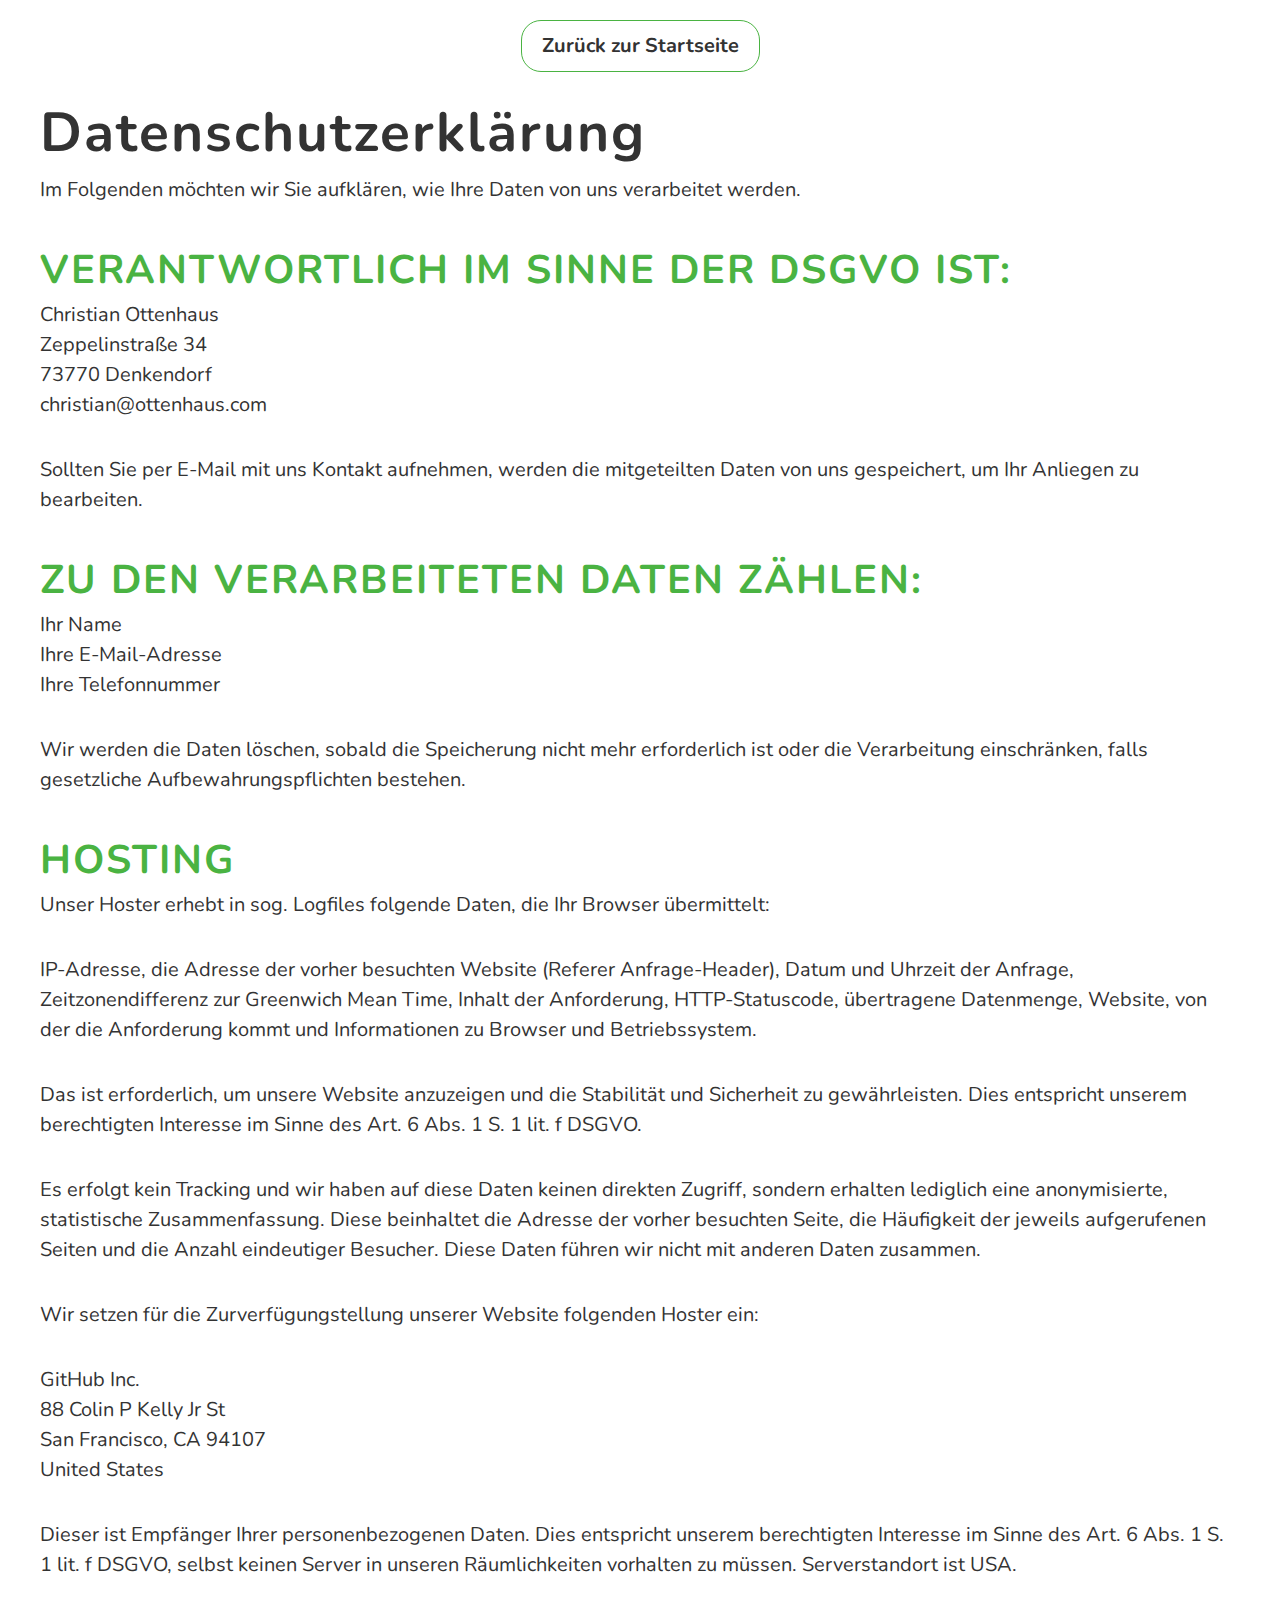
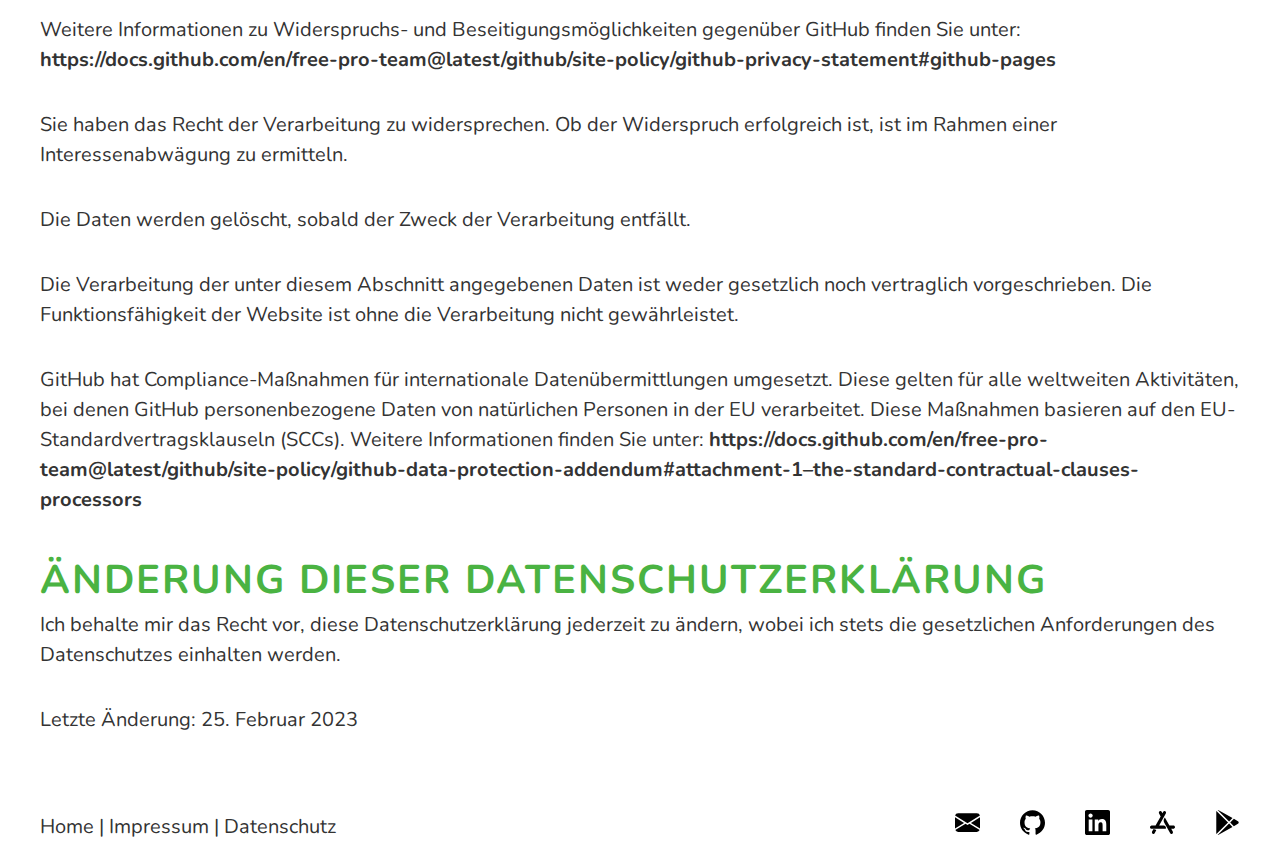
<file: privacy-policy.html>
<!DOCTYPE html>
<html lang="de">
<head>
    <meta charset="UTF-8">
    <meta content="width=device-width,initial-scale=1" name="viewport">

    <title>Datenschutz - Christian Ottenhaus</title>
    <link href="./assets/stylesheets/style.css" rel="stylesheet">
    <link href="./favicon.ico" rel="icon">
    <link rel="icon" type="image/png" sizes="32x32" href="/favicon-32x32.png">
    <link rel="icon" type="image/png" sizes="16x16" href="/favicon-16x16.png">
    <meta name="msapplication-TileColor" content="#da532c">
    <meta name="theme-color" content="#ffffff">
</head>
<body>

<section style="padding: 0 40px 40px 40px">

    <header id="header">
        <a id="back-to-home" href="index.html">Zurück zur Startseite</a>
    </header>

    <h1>Datenschutzerklärung</h1>
    <p>Im Folgenden möchten wir Sie aufklären, wie Ihre Daten von uns verarbeitet werden.</p>
    <h2>Verantwortlich im Sinne der DSGVO ist:</h2>
    <p>Christian Ottenhaus<br>
        Zeppelinstraße 34<br>
        73770 Denkendorf<br>
        christian@ottenhaus.com</p>
    <p>Sollten Sie per E-Mail mit uns Kontakt aufnehmen, werden die mitgeteilten Daten von uns gespeichert, um Ihr
        Anliegen zu bearbeiten.</p>
    <h2>Zu den verarbeiteten Daten zählen:</h2>
    <p>Ihr Name<br>
        Ihre E-Mail-Adresse<br>
        Ihre Telefonnummer</p>
    <p>Wir werden die Daten löschen, sobald die Speicherung nicht mehr erforderlich ist oder die Verarbeitung
        einschränken, falls gesetzliche Aufbewahrungspflichten bestehen.</p>
    <h2>Hosting</h2>
    <p>Unser Hoster erhebt in sog. Logfiles folgende Daten, die Ihr Browser übermittelt:</p>
    <p>IP-Adresse, die Adresse der vorher besuchten Website (Referer Anfrage-Header), Datum und Uhrzeit der Anfrage,
        Zeitzonendifferenz zur Greenwich Mean Time, Inhalt der Anforderung, HTTP-Statuscode, übertragene Datenmenge,
        Website, von der die Anforderung kommt und Informationen zu Browser und Betriebssystem.</p>
    <p>Das ist erforderlich, um unsere Website anzuzeigen und die Stabilität und Sicherheit zu gewährleisten. Dies
        entspricht unserem berechtigten Interesse im Sinne des Art. 6 Abs. 1 S. 1 lit. f DSGVO.</p>
    <p>Es erfolgt kein Tracking und wir haben auf diese Daten keinen direkten Zugriff, sondern erhalten lediglich eine
        anonymisierte, statistische Zusammenfassung. Diese beinhaltet die Adresse der vorher besuchten Seite, die
        Häufigkeit der jeweils aufgerufenen Seiten und die Anzahl eindeutiger Besucher. Diese Daten führen wir nicht mit
        anderen Daten zusammen.</p>
    <p>Wir setzen für die Zurverfügungstellung unserer Website folgenden Hoster ein:</p>
    <p>GitHub Inc.<br>
        88 Colin P Kelly Jr St<br>
        San Francisco, CA 94107<br>
        United States</p>
    <p>Dieser ist Empfänger Ihrer personenbezogenen Daten. Dies entspricht unserem berechtigten Interesse im Sinne des
        Art. 6 Abs. 1 S. 1 lit. f DSGVO, selbst keinen Server in unseren Räumlichkeiten vorhalten zu müssen.
        Serverstandort ist USA.</p>
    <p>Weitere Informationen zu Widerspruchs- und Beseitigungsmöglichkeiten gegenüber GitHub finden Sie unter: <a
            href="https://docs.github.com/en/free-pro-team@latest/github/site-policy/github-privacy-statement#github-pages">https://docs.github.com/en/free-pro-team@latest/github/site-policy/github-privacy-statement#github-pages</a>
    </p>
    <p>Sie haben das Recht der Verarbeitung zu widersprechen. Ob der Widerspruch erfolgreich ist, ist im Rahmen einer
        Interessenabwägung zu ermitteln.</p>
    <p>Die Daten werden gelöscht, sobald der Zweck der Verarbeitung entfällt.</p>
    <p>Die Verarbeitung der unter diesem Abschnitt angegebenen Daten ist weder gesetzlich noch vertraglich
        vorgeschrieben. Die Funktionsfähigkeit der Website ist ohne die Verarbeitung nicht gewährleistet.</p>
    <p>GitHub hat Compliance-Maßnahmen für internationale Datenübermittlungen umgesetzt. Diese gelten für alle
        weltweiten Aktivitäten, bei denen GitHub personenbezogene Daten von natürlichen Personen in der EU verarbeitet.
        Diese Maßnahmen basieren auf den EU-Standardvertragsklauseln (SCCs). Weitere Informationen finden Sie unter: <a
                href="https://docs.github.com/en/free-pro-team@latest/github/site-policy/github-data-protection-addendum#attachment-1–the-standard-contractual-clauses-processors">https://docs.github.com/en/free-pro-team@latest/github/site-policy/github-data-protection-addendum#attachment-1–the-standard-contractual-clauses-processors</a>
    </p>
    <h2>Änderung dieser Datenschutzerklärung</h2>
    <p>Ich behalte mir das Recht vor, diese Datenschutzerklärung jederzeit zu ändern, wobei ich stets die gesetzlichen
        Anforderungen des Datenschutzes einhalten werden.</p>
    <p>Letzte Änderung: 25. Februar 2023</p>


</section>
<footer class="footer">
    <div class="footer-left">
        <p>
            <a href="./index.html" rel="noopener noreferrer" title="Home">Home</a>
            <span>|</span>
            <a href="./legal-notice.html" rel="noopener noreferrer" title="Impressum">
                Impressum
            </a>
            <span>|</span>
            <a href="./privacy-policy.html" rel="noopener noreferrer" title="Datenschutz">
                Datenschutz
            </a>
        </p>
    </div>
    <div class="footer-right">
        <a href="mailto:christian@ottenhaus.com" rel="noopener noreferrer" target="_blank" title="email">
            <svg xmlns="http://www.w3.org/2000/svg" width="16" height="16" viewBox="0 0 16 16">
                <path d="M.05 3.555A2 2 0 0 1 2 2h12a2 2 0 0 1 1.95 1.555L8 8.414.05 3.555ZM0 4.697v7.104l5.803-3.558L0 4.697ZM6.761 8.83l-6.57 4.027A2 2 0 0 0 2 14h12a2 2 0 0 0 1.808-1.144l-6.57-4.027L8 9.586l-1.239-.757Zm3.436-.586L16 11.801V4.697l-5.803 3.546Z"/>
            </svg>
        </a>
        <a href="https://github.com/talionderhobbit" rel="noopener noreferrer" target="_blank" title="github">
            <svg role="img" viewBox="0 0 24 24" xmlns="http://www.w3.org/2000/svg"><title>GitHub</title>
                <path d="M12 .297c-6.63 0-12 5.373-12 12 0 5.303 3.438 9.8 8.205 11.385.6.113.82-.258.82-.577 0-.285-.01-1.04-.015-2.04-3.338.724-4.042-1.61-4.042-1.61C4.422 18.07 3.633 17.7 3.633 17.7c-1.087-.744.084-.729.084-.729 1.205.084 1.838 1.236 1.838 1.236 1.07 1.835 2.809 1.305 3.495.998.108-.776.417-1.305.76-1.605-2.665-.3-5.466-1.332-5.466-5.93 0-1.31.465-2.38 1.235-3.22-.135-.303-.54-1.523.105-3.176 0 0 1.005-.322 3.3 1.23.96-.267 1.98-.399 3-.405 1.02.006 2.04.138 3 .405 2.28-1.552 3.285-1.23 3.285-1.23.645 1.653.24 2.873.12 3.176.765.84 1.23 1.91 1.23 3.22 0 4.61-2.805 5.625-5.475 5.92.42.36.81 1.096.81 2.22 0 1.606-.015 2.896-.015 3.286 0 .315.21.69.825.57C20.565 22.092 24 17.592 24 12.297c0-6.627-5.373-12-12-12"/>
            </svg>
        </a>
        <a href="https://www.linkedin.com/in/ottenhaus/" rel="noopener noreferrer" target="_blank" title="LinkedIn">
            <svg role="img" viewBox="0 0 24 24" xmlns="http://www.w3.org/2000/svg"><title>LinkedIn</title>
                <path d="M20.447 20.452h-3.554v-5.569c0-1.328-.027-3.037-1.852-3.037-1.853 0-2.136 1.445-2.136 2.939v5.667H9.351V9h3.414v1.561h.046c.477-.9 1.637-1.85 3.37-1.85 3.601 0 4.267 2.37 4.267 5.455v6.286zM5.337 7.433c-1.144 0-2.063-.926-2.063-2.065 0-1.138.92-2.063 2.063-2.063 1.14 0 2.064.925 2.064 2.063 0 1.139-.925 2.065-2.064 2.065zm1.782 13.019H3.555V9h3.564v11.452zM22.225 0H1.771C.792 0 0 .774 0 1.729v20.542C0 23.227.792 24 1.771 24h20.451C23.2 24 24 23.227 24 22.271V1.729C24 .774 23.2 0 22.222 0h.003z"/>
            </svg>
        </a>
        <a href="https://apps.apple.com/us/developer/christian-ottenhaus/id1591285939" rel="noopener noreferrer"
           target="_blank" title="AppStore">
            <svg role="img" viewBox="0 0 24 24" xmlns="http://www.w3.org/2000/svg"><title>App Store</title>
                <path d="M8.8086 14.9194l6.1107-11.0368c.0837-.1513.1682-.302.2437-.4584.0685-.142.1267-.2854.1646-.4403.0803-.3259.0588-.6656-.066-.9767-.1238-.3095-.3417-.5678-.6201-.7355a1.4175 1.4175 0 0 0-.921-.1924c-.3207.043-.6135.1935-.8443.4288-.1094.1118-.1996.2361-.2832.369-.092.1463-.175.2979-.259.4492l-.3864.6979-.3865-.6979c-.0837-.1515-.1667-.303-.2587-.4492-.0837-.1329-.1739-.2572-.2835-.369-.2305-.2353-.5233-.3857-.844-.429a1.4181 1.4181 0 0 0-.921.1926c-.2784.1677-.4964.426-.6203.7355-.1246.311-.1461.6508-.066.9767.038.155.0962.2984.1648.4403.0753.1564.1598.307.2437.4584l1.248 2.2543-4.8625 8.7825H2.0295c-.1676 0-.3351-.0007-.5026.0092-.1522.009-.3004.0284-.448.0714-.3108.0906-.5822.2798-.7783.548-.195.2665-.3006.5929-.3006.9279 0 .3352.1057.6612.3006.9277.196.2683.4675.4575.7782.548.1477.043.296.0623.4481.0715.1675.01.335.009.5026.009h13.0974c.0171-.0357.059-.1294.1-.2697.415-1.4151-.6156-2.843-2.0347-2.843zM3.113 18.5418l-.7922 1.5008c-.0818.1553-.1644.31-.2384.4705-.067.1458-.124.293-.1611.452-.0785.3346-.0576.6834.0645 1.0029.1212.3175.3346.583.607.7549.2727.172.5891.2416.9013.1975.3139-.044.6005-.1986.8263-.4402.1072-.1148.1954-.2424.2772-.3787.0902-.1503.1714-.3059.2535-.4612L6 19.4636c-.0896-.149-.9473-1.4704-2.887-.9218m20.5861-3.0056a1.4707 1.4707 0 0 0-.779-.5407c-.1476-.0425-.2961-.0616-.4483-.0705-.1678-.0099-.3352-.0091-.503-.0091H18.648l-4.3891-7.817c-.6655.7005-.9632 1.485-1.0773 2.1976-.1655 1.0333.0367 2.0934.546 3.0004l5.2741 9.3933c.084.1494.167.299.2591.4435.0837.131.1739.2537.2836.364.231.2323.5238.3809.8449.4232.3192.0424.643-.0244.9217-.1899.2784-.1653.4968-.4204.621-.7257.1246-.3072.146-.6425.0658-.9641-.0381-.1529-.0962-.2945-.165-.4346-.0753-.1543-.1598-.303-.2438-.4524l-1.216-2.1662h1.596c.1677 0 .3351.0009.5029-.009.1522-.009.3007-.028.4483-.0705a1.4707 1.4707 0 0 0 .779-.5407A1.5386 1.5386 0 0 0 24 16.452a1.539 1.539 0 0 0-.3009-.9158Z"/>
            </svg>
        </a>
        <a href="https://play.google.com/store/apps/dev?id=7178077246008959731" rel="noopener noreferrer" target="_blank"
           title="Google Play">
            <svg role="img" viewBox="0 0 24 24" xmlns="http://www.w3.org/2000/svg"><title>Google Play</title>
                <path d="M22.018 13.298l-3.919 2.218-3.515-3.493 3.543-3.521 3.891 2.202a1.49 1.49 0 0 1 0 2.594zM1.337.924a1.486 1.486 0 0 0-.112.568v21.017c0 .217.045.419.124.6l11.155-11.087L1.337.924zm12.207 10.065l3.258-3.238L3.45.195a1.466 1.466 0 0 0-.946-.179l11.04 10.973zm0 2.067l-11 10.933c.298.036.612-.016.906-.183l13.324-7.54-3.23-3.21z"/>
            </svg>
        </a>
    </div>
</footer>

</body>
</html>
</file>
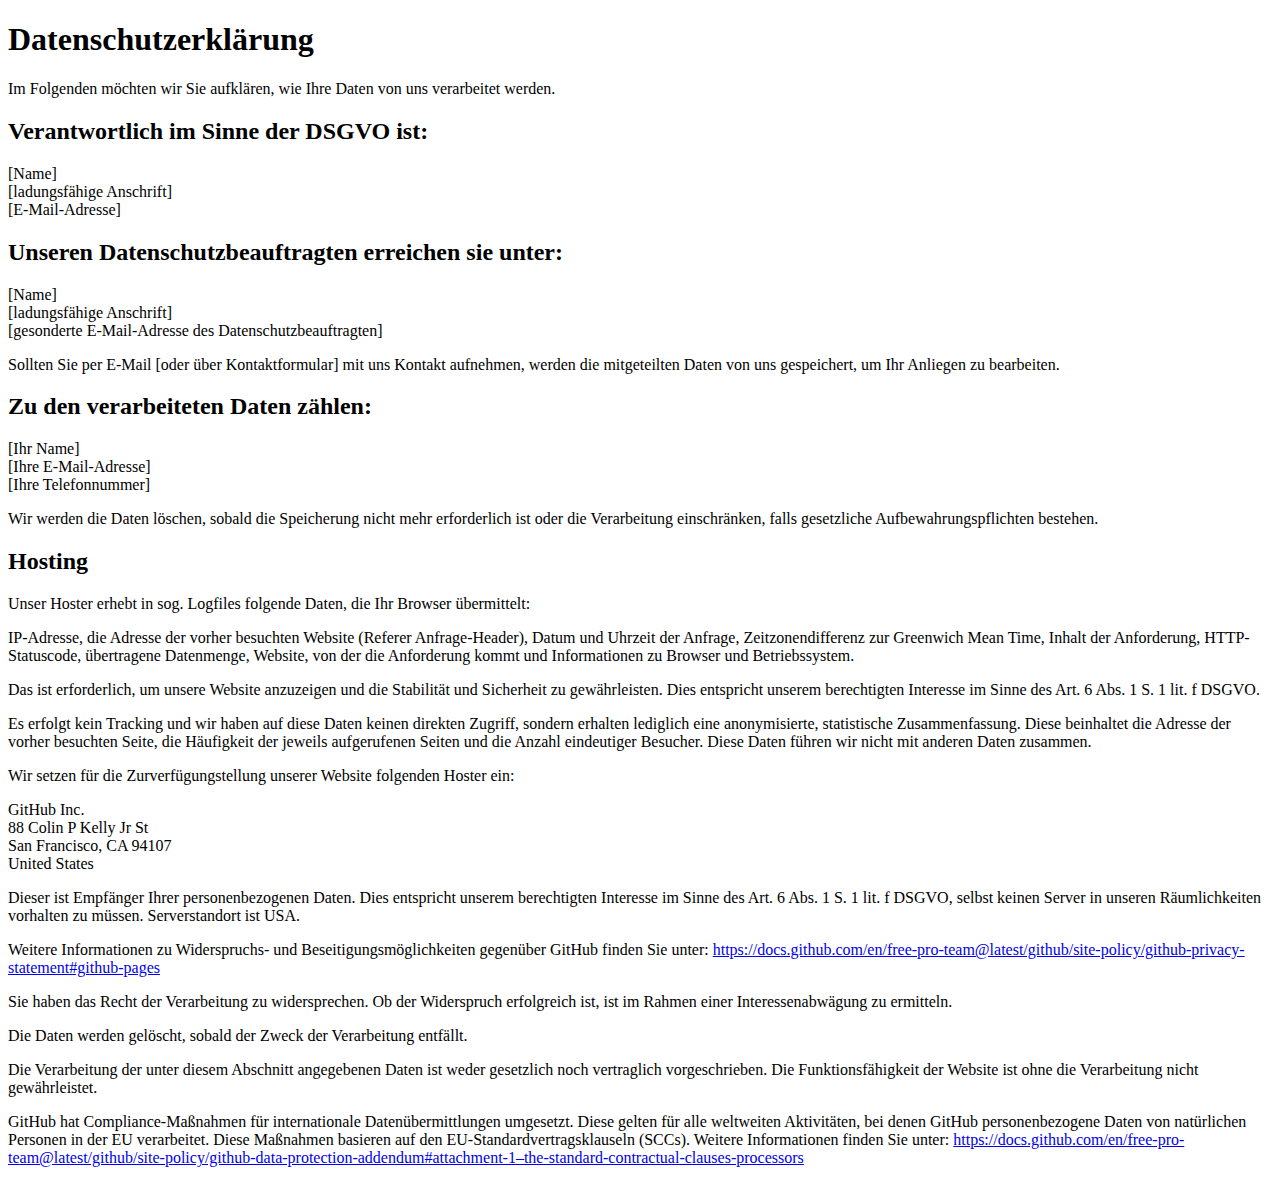
<file: test.html>
<!DOCTYPE html>
<html lang="en">
<head>
    <meta charset="UTF-8">
    <title>Title</title>
</head>
<body>
<h1 id="datenschutzerkl-rung">Datenschutzerklärung</h1>
<p>Im Folgenden möchten wir Sie aufklären, wie Ihre Daten von uns verarbeitet werden.</p>
<h2 id="verantwortlich-im-sinne-der-dsgvo-ist-">Verantwortlich im Sinne der DSGVO ist:</h2>
<p>[Name]<br>
  [ladungsfähige Anschrift]<br>
  [E-Mail-Adresse]</p>
<h2 id="unseren-datenschutzbeauftragten-erreichen-sie-unter-">Unseren Datenschutzbeauftragten erreichen sie unter:</h2>
<p>[Name]<br>
  [ladungsfähige Anschrift]<br>
  [gesonderte E-Mail-Adresse des Datenschutzbeauftragten]</p>
<p>Sollten Sie per E-Mail [oder über Kontaktformular] mit uns Kontakt aufnehmen, werden die mitgeteilten Daten von uns gespeichert, um Ihr Anliegen zu bearbeiten.</p>
<h2 id="zu-den-verarbeiteten-daten-z-hlen-">Zu den verarbeiteten Daten zählen:</h2>
<p>[Ihr Name]<br>
  [Ihre E-Mail-Adresse]<br>
  [Ihre Telefonnummer]</p>
<p>Wir werden die Daten löschen, sobald die Speicherung nicht mehr erforderlich ist oder die Verarbeitung einschränken, falls gesetzliche Aufbewahrungspflichten bestehen.</p>
<h2 id="hosting">Hosting</h2>
<p>Unser Hoster erhebt in sog. Logfiles folgende Daten, die Ihr Browser übermittelt:</p>
<p>IP-Adresse, die Adresse der vorher besuchten Website (Referer Anfrage-Header), Datum und Uhrzeit der Anfrage, Zeitzonendifferenz zur Greenwich Mean Time, Inhalt der Anforderung, HTTP-Statuscode, übertragene Datenmenge, Website, von der die Anforderung kommt und Informationen zu Browser und Betriebssystem.</p>
<p>Das ist erforderlich, um unsere Website anzuzeigen und die Stabilität und Sicherheit zu gewährleisten. Dies entspricht unserem berechtigten Interesse im Sinne des Art. 6 Abs. 1 S. 1 lit. f DSGVO.</p>
<p>Es erfolgt kein Tracking und wir haben auf diese Daten keinen direkten Zugriff, sondern erhalten lediglich eine anonymisierte, statistische Zusammenfassung. Diese beinhaltet die Adresse der vorher besuchten Seite, die Häufigkeit der jeweils aufgerufenen Seiten und die Anzahl eindeutiger Besucher. Diese Daten führen wir nicht mit anderen Daten zusammen.</p>
<p>Wir setzen für die Zurverfügungstellung unserer Website folgenden Hoster ein:</p>
<p>GitHub Inc.<br>
  88 Colin P Kelly Jr St<br>
  San Francisco, CA 94107<br>
  United States</p>
<p>Dieser ist Empfänger Ihrer personenbezogenen Daten. Dies entspricht unserem berechtigten Interesse im Sinne des Art. 6 Abs. 1 S. 1 lit. f DSGVO, selbst keinen Server in unseren Räumlichkeiten vorhalten zu müssen. Serverstandort ist USA.</p>
<p>Weitere Informationen zu Widerspruchs- und Beseitigungsmöglichkeiten gegenüber GitHub finden Sie unter: <a href="https://docs.github.com/en/free-pro-team@latest/github/site-policy/github-privacy-statement#github-pages">https://docs.github.com/en/free-pro-team@latest/github/site-policy/github-privacy-statement#github-pages</a></p>
<p>Sie haben das Recht der Verarbeitung zu widersprechen. Ob der Widerspruch erfolgreich ist, ist im Rahmen einer Interessenabwägung zu ermitteln.</p>
<p>Die Daten werden gelöscht, sobald der Zweck der Verarbeitung entfällt.</p>
<p>Die Verarbeitung der unter diesem Abschnitt angegebenen Daten ist weder gesetzlich noch vertraglich vorgeschrieben. Die Funktionsfähigkeit der Website ist ohne die Verarbeitung nicht gewährleistet.</p>
<p>GitHub hat Compliance-Maßnahmen für internationale Datenübermittlungen umgesetzt. Diese gelten für alle weltweiten Aktivitäten, bei denen GitHub personenbezogene Daten von natürlichen Personen in der EU verarbeitet. Diese Maßnahmen basieren auf den EU-Standardvertragsklauseln (SCCs). Weitere Informationen finden Sie unter: <a href="https://docs.github.com/en/free-pro-team@latest/github/site-policy/github-data-protection-addendum#attachment-1–the-standard-contractual-clauses-processors">https://docs.github.com/en/free-pro-team@latest/github/site-policy/github-data-protection-addendum#attachment-1–the-standard-contractual-clauses-processors</a></p>

</body>
</html>
</file>
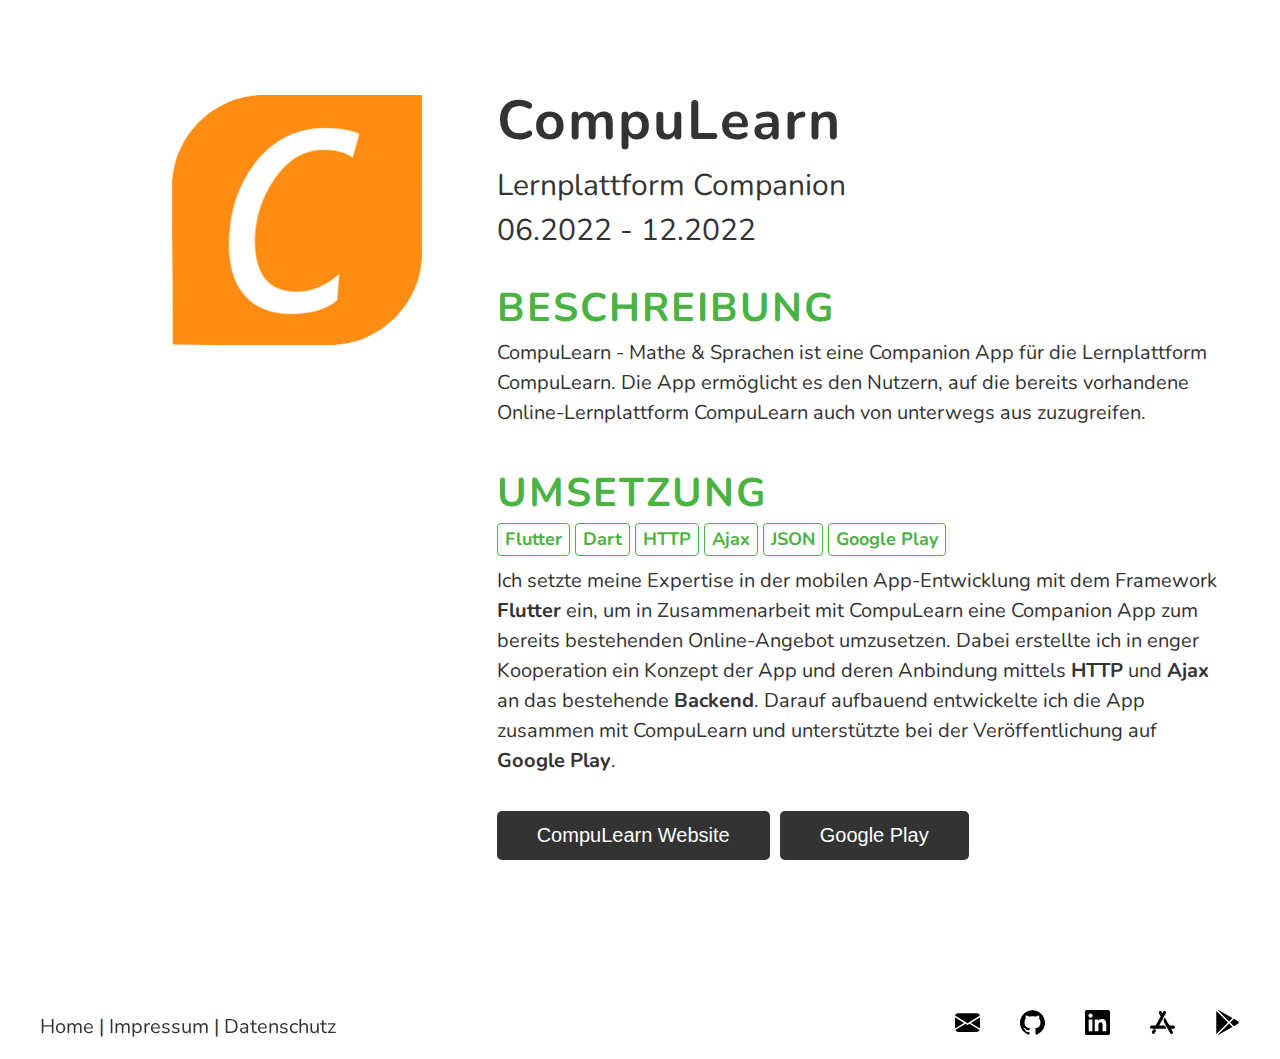
<file: projects/compulearn.html>
<!DOCTYPE html>
<html lang="de">
<head>
    <meta charset="UTF-8">
    <meta content="width=device-width,initial-scale=1" name="viewport">

    <title>Ottenhaus | CompuLearn</title>
    <link href="../assets/stylesheets/style.css" rel="stylesheet">
    <link href="../assets/stylesheets/project-details.css" rel="stylesheet">

    <link href="/favicon.ico" rel="icon">
    <link rel="icon" type="image/png" sizes="32x32" href="/favicon-32x32.png">
    <link rel="icon" type="image/png" sizes="16x16" href="/favicon-16x16.png">
    <meta name="msapplication-TileColor" content="#da532c">
    <meta name="theme-color" content="#ffffff">
</head>
<body class="project-details">

<div class="container">
    <section class="wrapper">
        <img class="project-logo" src="../assets/img/projects/cl-logo.png" alt="Team-Management-App Logo">
        <div>
            <h1>CompuLearn</h1>
            <p class="subtitle">Lernplattform Companion<br>06.2022 - 12.2022</p>
            <h2>Beschreibung</h2>
            <p>
                CompuLearn - Mathe & Sprachen ist eine Companion App für die Lernplattform CompuLearn. Die App
                ermöglicht es den Nutzern, auf die bereits vorhandene Online-Lernplattform CompuLearn auch von unterwegs
                aus
                zuzugreifen.
            </p>
            <h2>Umsetzung</h2>
            <div class="project-used">
                <span class="project-used-item">Flutter</span>
                <span class="project-used-item">Dart</span>
                <span class="project-used-item">HTTP</span>
                <span class="project-used-item">Ajax</span>
                <span class="project-used-item">JSON</span>
                <span class="project-used-item">Google Play</span>
            </div>
            <p>
                Ich setzte meine Expertise in der mobilen App-Entwicklung mit dem Framework <strong>Flutter</strong>
                ein, um in Zusammenarbeit mit CompuLearn eine Companion App zum bereits bestehenden Online-Angebot
                umzusetzen. Dabei erstellte ich in enger Kooperation ein Konzept der App und deren Anbindung mittels
                <strong>HTTP</strong> und <strong>Ajax</strong> an das bestehende <strong>Backend</strong>. Darauf
                aufbauend entwickelte ich die App zusammen mit CompuLearn und unterstützte bei der Veröffentlichung auf
                <strong>Google Play</strong>.
            </p>
            <div class="project-used project-links">
                <a href="https://compulearnonline.de/" rel="noopener noreferrer" target="_blank">
                    <button>CompuLearn Website</button>
                </a>
                <a href="https://play.google.com/store/apps/details?id=de.compulearnonline.compulearn2"
                   rel="noopener noreferrer"
                   target="_blank">
                    <button>Google Play</button>
                </a>
            </div>
        </div>

    </section>


</div>

<footer class="footer">
    <div class="footer-left">
        <p>
            <a href="../index.html" rel="noopener noreferrer" title="Home">Home</a>
            <span>|</span>
            <a href="../legal-notice.html" rel="noopener noreferrer" title="Impressum">
                Impressum
            </a>
            <span>|</span>
            <a href="../privacy-policy.html" rel="noopener noreferrer" title="Datenschutz">
                Datenschutz
            </a>
        </p>
    </div>
    <div class="footer-right">
        <a href="mailto:christian@ottenhaus.com" rel="noopener noreferrer" target="_blank" title="email">
            <svg xmlns="http://www.w3.org/2000/svg" width="16" height="16" viewBox="0 0 16 16">
                <path d="M.05 3.555A2 2 0 0 1 2 2h12a2 2 0 0 1 1.95 1.555L8 8.414.05 3.555ZM0 4.697v7.104l5.803-3.558L0 4.697ZM6.761 8.83l-6.57 4.027A2 2 0 0 0 2 14h12a2 2 0 0 0 1.808-1.144l-6.57-4.027L8 9.586l-1.239-.757Zm3.436-.586L16 11.801V4.697l-5.803 3.546Z"/>
            </svg>
        </a>
        <a href="https://github.com/talionderhobbit" rel="noopener noreferrer" target="_blank" title="github">
            <svg role="img" viewBox="0 0 24 24" xmlns="http://www.w3.org/2000/svg"><title>GitHub</title>
                <path d="M12 .297c-6.63 0-12 5.373-12 12 0 5.303 3.438 9.8 8.205 11.385.6.113.82-.258.82-.577 0-.285-.01-1.04-.015-2.04-3.338.724-4.042-1.61-4.042-1.61C4.422 18.07 3.633 17.7 3.633 17.7c-1.087-.744.084-.729.084-.729 1.205.084 1.838 1.236 1.838 1.236 1.07 1.835 2.809 1.305 3.495.998.108-.776.417-1.305.76-1.605-2.665-.3-5.466-1.332-5.466-5.93 0-1.31.465-2.38 1.235-3.22-.135-.303-.54-1.523.105-3.176 0 0 1.005-.322 3.3 1.23.96-.267 1.98-.399 3-.405 1.02.006 2.04.138 3 .405 2.28-1.552 3.285-1.23 3.285-1.23.645 1.653.24 2.873.12 3.176.765.84 1.23 1.91 1.23 3.22 0 4.61-2.805 5.625-5.475 5.92.42.36.81 1.096.81 2.22 0 1.606-.015 2.896-.015 3.286 0 .315.21.69.825.57C20.565 22.092 24 17.592 24 12.297c0-6.627-5.373-12-12-12"/>
            </svg>
        </a>
        <a href="https://www.linkedin.com/in/ottenhaus/" rel="noopener noreferrer" target="_blank" title="LinkedIn">
            <svg role="img" viewBox="0 0 24 24" xmlns="http://www.w3.org/2000/svg"><title>LinkedIn</title>
                <path d="M20.447 20.452h-3.554v-5.569c0-1.328-.027-3.037-1.852-3.037-1.853 0-2.136 1.445-2.136 2.939v5.667H9.351V9h3.414v1.561h.046c.477-.9 1.637-1.85 3.37-1.85 3.601 0 4.267 2.37 4.267 5.455v6.286zM5.337 7.433c-1.144 0-2.063-.926-2.063-2.065 0-1.138.92-2.063 2.063-2.063 1.14 0 2.064.925 2.064 2.063 0 1.139-.925 2.065-2.064 2.065zm1.782 13.019H3.555V9h3.564v11.452zM22.225 0H1.771C.792 0 0 .774 0 1.729v20.542C0 23.227.792 24 1.771 24h20.451C23.2 24 24 23.227 24 22.271V1.729C24 .774 23.2 0 22.222 0h.003z"/>
            </svg>
        </a>
        <a href="https://apps.apple.com/us/developer/christian-ottenhaus/id1591285939" rel="noopener noreferrer"
           target="_blank" title="AppStore">
            <svg role="img" viewBox="0 0 24 24" xmlns="http://www.w3.org/2000/svg"><title>App Store</title>
                <path d="M8.8086 14.9194l6.1107-11.0368c.0837-.1513.1682-.302.2437-.4584.0685-.142.1267-.2854.1646-.4403.0803-.3259.0588-.6656-.066-.9767-.1238-.3095-.3417-.5678-.6201-.7355a1.4175 1.4175 0 0 0-.921-.1924c-.3207.043-.6135.1935-.8443.4288-.1094.1118-.1996.2361-.2832.369-.092.1463-.175.2979-.259.4492l-.3864.6979-.3865-.6979c-.0837-.1515-.1667-.303-.2587-.4492-.0837-.1329-.1739-.2572-.2835-.369-.2305-.2353-.5233-.3857-.844-.429a1.4181 1.4181 0 0 0-.921.1926c-.2784.1677-.4964.426-.6203.7355-.1246.311-.1461.6508-.066.9767.038.155.0962.2984.1648.4403.0753.1564.1598.307.2437.4584l1.248 2.2543-4.8625 8.7825H2.0295c-.1676 0-.3351-.0007-.5026.0092-.1522.009-.3004.0284-.448.0714-.3108.0906-.5822.2798-.7783.548-.195.2665-.3006.5929-.3006.9279 0 .3352.1057.6612.3006.9277.196.2683.4675.4575.7782.548.1477.043.296.0623.4481.0715.1675.01.335.009.5026.009h13.0974c.0171-.0357.059-.1294.1-.2697.415-1.4151-.6156-2.843-2.0347-2.843zM3.113 18.5418l-.7922 1.5008c-.0818.1553-.1644.31-.2384.4705-.067.1458-.124.293-.1611.452-.0785.3346-.0576.6834.0645 1.0029.1212.3175.3346.583.607.7549.2727.172.5891.2416.9013.1975.3139-.044.6005-.1986.8263-.4402.1072-.1148.1954-.2424.2772-.3787.0902-.1503.1714-.3059.2535-.4612L6 19.4636c-.0896-.149-.9473-1.4704-2.887-.9218m20.5861-3.0056a1.4707 1.4707 0 0 0-.779-.5407c-.1476-.0425-.2961-.0616-.4483-.0705-.1678-.0099-.3352-.0091-.503-.0091H18.648l-4.3891-7.817c-.6655.7005-.9632 1.485-1.0773 2.1976-.1655 1.0333.0367 2.0934.546 3.0004l5.2741 9.3933c.084.1494.167.299.2591.4435.0837.131.1739.2537.2836.364.231.2323.5238.3809.8449.4232.3192.0424.643-.0244.9217-.1899.2784-.1653.4968-.4204.621-.7257.1246-.3072.146-.6425.0658-.9641-.0381-.1529-.0962-.2945-.165-.4346-.0753-.1543-.1598-.303-.2438-.4524l-1.216-2.1662h1.596c.1677 0 .3351.0009.5029-.009.1522-.009.3007-.028.4483-.0705a1.4707 1.4707 0 0 0 .779-.5407A1.5386 1.5386 0 0 0 24 16.452a1.539 1.539 0 0 0-.3009-.9158Z"/>
            </svg>
        </a>
        <a href="https://play.google.com/store/apps/dev?id=7178077246008959731" rel="noopener noreferrer"
           target="_blank" title="Google Play">
            <svg role="img" viewBox="0 0 24 24" xmlns="http://www.w3.org/2000/svg"><title>Google Play</title>
                <path d="M22.018 13.298l-3.919 2.218-3.515-3.493 3.543-3.521 3.891 2.202a1.49 1.49 0 0 1 0 2.594zM1.337.924a1.486 1.486 0 0 0-.112.568v21.017c0 .217.045.419.124.6l11.155-11.087L1.337.924zm12.207 10.065l3.258-3.238L3.45.195a1.466 1.466 0 0 0-.946-.179l11.04 10.973zm0 2.067l-11 10.933c.298.036.612-.016.906-.183l13.324-7.54-3.23-3.21z"/>
            </svg>
        </a>
    </div>
</footer>

</body>
</html>
</file>
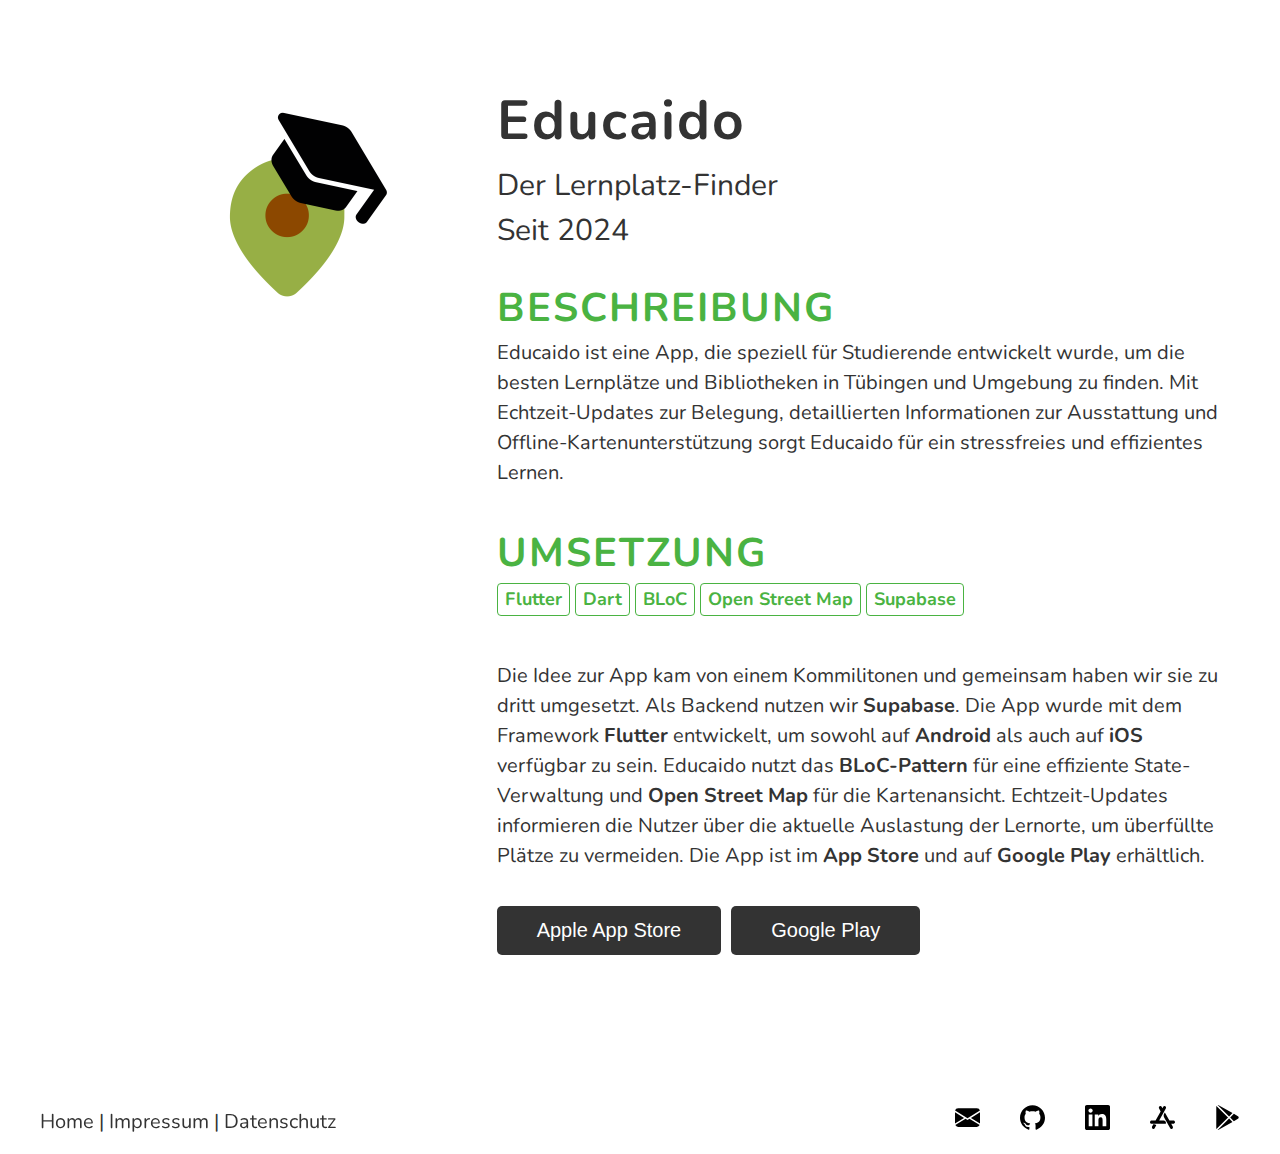
<file: projects/educaido.html>
<!DOCTYPE html>
<html lang="de">
<head>
    <meta charset="UTF-8">
    <meta content="width=device-width,initial-scale=1" name="viewport">

    <title>Ottenhaus | Educaido</title>
    <link href="../assets/stylesheets/style.css" rel="stylesheet">
    <link href="../assets/stylesheets/project-details.css" rel="stylesheet">

    <link href="/favicon.ico" rel="icon">
    <link rel="icon" type="image/png" sizes="32x32" href="/favicon-32x32.png">
    <link rel="icon" type="image/png" sizes="16x16" href="/favicon-16x16.png">
    <meta name="msapplication-TileColor" content="#da532c">
    <meta name="theme-color" content="#ffffff">
</head>
<body class="project-details">

<div class="container">
    <section class="wrapper">
        <img class="project-logo" src="../assets/img/projects/educaido-logo.png" alt="Educaido Logo">
        <div>
            <h1>Educaido</h1>
            <p class="subtitle">Der Lernplatz-Finder<br>Seit 2024</p>
            <h2>Beschreibung</h2>
            <p>
                Educaido ist eine App, die speziell für Studierende entwickelt wurde, um die besten Lernplätze und
                Bibliotheken in Tübingen und Umgebung zu finden. Mit Echtzeit-Updates zur Belegung, detaillierten
                Informationen zur Ausstattung und Offline-Kartenunterstützung sorgt Educaido für ein stressfreies und
                effizientes Lernen.
            </p>
            <h2>Umsetzung</h2>
            <div class="project-used">
                <span class="project-used-item">Flutter</span>
                <span class="project-used-item">Dart</span>
                <span class="project-used-item">BLoC</span>
                <span class="project-used-item">Open Street Map</span>
                <span class="project-used-item">Supabase</span>
            </div>
            <p>
            <p>
                Die Idee zur App kam von einem Kommilitonen und gemeinsam haben wir sie zu dritt umgesetzt. Als Backend
                nutzen wir <strong>Supabase</strong>. Die App wurde mit dem Framework <strong>Flutter</strong>
                entwickelt, um sowohl auf <strong>Android</strong> als auch auf <strong>iOS</strong> verfügbar zu sein.
                Educaido nutzt das <strong>BLoC-Pattern</strong> für eine effiziente State-Verwaltung und <strong>Open
                Street Map</strong> für die Kartenansicht. Echtzeit-Updates informieren die Nutzer über die aktuelle
                Auslastung der Lernorte, um überfüllte Plätze zu vermeiden. Die App ist im <strong>App Store</strong>
                und auf <strong>Google Play</strong> erhältlich.
            </p>

            <div class="project-used project-links">
                <a href="https://apps.apple.com/de/app/educaido/id6504367738" rel="noopener noreferrer" target="_blank">
                    <button>Apple App Store</button>
                </a>
                <a href="https://play.google.com/store/apps/details?id=com.ottenhaus.educado" rel="noopener noreferrer"
                   target="_blank">
                    <button>Google Play</button>
                </a>
            </div>
        </div>
    </section>
</div>

<footer class="footer">
    <div class="footer-left">
        <p>
            <a href="../index.html" rel="noopener noreferrer" title="Home">Home</a>
            <span>|</span>
            <a href="../legal-notice.html" rel="noopener noreferrer" title="Impressum">
                Impressum
            </a>
            <span>|</span>
            <a href="../privacy-policy.html" rel="noopener noreferrer" title="Datenschutz">
                Datenschutz
            </a>
        </p>
    </div>
    <div class="footer-right">
        <a href="mailto:christian@ottenhaus.com" rel="noopener noreferrer" target="_blank" title="email">
            <svg xmlns="http://www.w3.org/2000/svg" width="16" height="16" viewBox="0 0 16 16">
                <path d="M.05 3.555A2 2 0 0 1 2 2h12a2 2 0 0 1 1.95 1.555L8 8.414.05 3.555ZM0 4.697v7.104l5.803-3.558L0 4.697ZM6.761 8.83l-6.57 4.027A2 2 0 0 0 2 14h12a2 2 0 0 0 1.808-1.144l-6.57-4.027L8 9.586l-1.239-.757Zm3.436-.586L16 11.801V4.697l-5.803 3.546Z"/>
            </svg>
        </a>
        <a href="https://github.com/talionderhobbit" rel="noopener noreferrer" target="_blank" title="github">
            <svg role="img" viewBox="0 0 24 24" xmlns="http://www.w3.org/2000/svg"><title>GitHub</title>
                <path d="M12 .297c-6.63 0-12 5.373-12 12 0 5.303 3.438 9.8 8.205 11.385.6.113.82-.258.82-.577 0-.285-.01-1.04-.015-2.04-3.338.724-4.042-1.61-4.042-1.61C4.422 18.07 3.633 17.7 3.633 17.7c-1.087-.744.084-.729.084-.729 1.205.084 1.838 1.236 1.838 1.236 1.07 1.835 2.809 1.305 3.495.998.108-.776.417-1.305.76-1.605-2.665-.3-5.466-1.332-5.466-5.93 0-1.31.465-2.38 1.235-3.22-.135-.303-.54-1.523.105-3.176 0 0 1.005-.322 3.3 1.23.96-.267 1.98-.399 3-.405 1.02.006 2.04.138 3 .405 2.28-1.552 3.285-1.23 3.285-1.23.645 1.653.24 2.873.12 3.176.765.84 1.23 1.91 1.23 3.22 0 4.61-2.805 5.625-5.475 5.92.42.36.81 1.096.81 2.22 0 1.606-.015 2.896-.015 3.286 0 .315.21.69.825.57C20.565 22.092 24 17.592 24 12.297c0-6.627-5.373-12-12-12"/>
            </svg>
        </a>
        <a href="https://www.linkedin.com/in/ottenhaus/" rel="noopener noreferrer" target="_blank" title="LinkedIn">
            <svg role="img" viewBox="0 0 24 24" xmlns="http://www.w3.org/2000/svg"><title>LinkedIn</title>
                <path d="M20.447 20.452h-3.554v-5.569c0-1.328-.027-3.037-1.852-3.037-1.853 0-2.136 1.445-2.136 2.939v5.667H9.351V9h3.414v1.561h.046c.477-.9 1.637-1.85 3.37-1.85 3.601 0 4.267 2.37 4.267 5.455v6.286zM5.337 7.433c-1.144 0-2.063-.926-2.063-2.065 0-1.138.92-2.063 2.063-2.063 1.14 0 2.064.925 2.064 2.063 0 1.139-.925 2.065-2.064 2.065zm1.782 13.019H3.555V9h3.564v11.452zM22.225 0H1.771C.792 0 0 .774 0 1.729v20.542C0 23.227.792 24 1.771 24h20.451C23.2 24 24 23.227 24 22.271V1.729C24 .774 23.2 0 22.222 0h.003z"/>
            </svg>
        </a>
        <a href="https://apps.apple.com/us/developer/christian-ottenhaus/id1591285939" rel="noopener noreferrer"
           target="_blank" title="AppStore">
            <svg role="img" viewBox="0 0 24 24" xmlns="http://www.w3.org/2000/svg"><title>App Store</title>
                <path d="M8.8086 14.9194l6.1107-11.0368c.0837-.1513.1682-.302.2437-.4584.0685-.142.1267-.2854.1646-.4403.0803-.3259.0588-.6656-.066-.9767-.1238-.3095-.3417-.5678-.6201-.7355a1.4175 1.4175 0 0 0-.921-.1924c-.3207.043-.6135.1935-.8443.4288-.1094.1118-.1996.2361-.2832.369-.092.1463-.175.2979-.259.4492l-.3864.6979-.3865-.6979c-.0837-.1515-.1667-.303-.2587-.4492-.0837-.1329-.1739-.2572-.2835-.369-.2305-.2353-.5233-.3857-.844-.429a1.4181 1.4181 0 0 0-.921.1926c-.2784.1677-.4964.426-.6203.7355-.1246.311-.1461.6508-.066.9767.038.155.0962.2984.1648.4403.0753.1564.1598.307.2437.4584l1.248 2.2543-4.8625 8.7825H2.0295c-.1676 0-.3351-.0007-.5026.0092-.1522.009-.3004.0284-.448.0714-.3108.0906-.5822.2798-.7783.548-.195.2665-.3006.5929-.3006.9279 0 .3352.1057.6612.3006.9277.196.2683.4675.4575.7782.548.1477.043.296.0623.4481.0715.1675.01.335.009.5026.009h13.0974c.0171-.0357.059-.1294.1-.2697.415-1.4151-.6156-2.843-2.0347-2.843zM3.113 18.5418l-.7922 1.5008c-.0818.1553-.1644.31-.2384.4705-.067.1458-.124.293-.1611.452-.0785.3346-.0576.6834.0645 1.0029.1212.3175.3346.583.607.7549.2727.172.5891.2416.9013.1975.3139-.044.6005-.1986.8263-.4402.1072-.1148.1954-.2424.2772-.3787.0902-.1503.1714-.3059.2535-.4612L6 19.4636c-.0896-.149-.9473-1.4704-2.887-.9218m20.5861-3.0056a1.4707 1.4707 0 0 0-.779-.5407c-.1476-.0425-.2961-.0616-.4483-.0705-.1678-.0099-.3352-.0091-.503-.0091H18.648l-4.3891-7.817c-.6655.7005-.9632 1.485-1.0773 2.1976-.1655 1.0333.0367 2.0934.546 3.0004l5.2741 9.3933c.084.1494.167.299.2591.4435.0837.131.1739.2537.2836.364.231.2323.5238.3809.8449.4232.3192.0424.643-.0244.9217-.1899.2784-.1653.4968-.4204.621-.7257.1246-.3072.146-.6425.0658-.9641-.0381-.1529-.0962-.2945-.165-.4346-.0753-.1543-.1598-.303-.2438-.4524l-1.216-2.1662h1.596c.1677 0 .3351.0009.5029-.009.1522-.009.3007-.028.4483-.0705a1.4707 1.4707 0 0 0 .779-.5407A1.5386 1.5386 0 0 0 24 16.452a1.539 1.539 0 0 0-.3009-.9158Z"/>
            </svg>
        </a>
        <a href="https://play.google.com/store/apps/dev?id=7178077246008959731" rel="noopener noreferrer"
           target="_blank"
           title="Google Play">
            <svg role="img" viewBox="0 0 24 24" xmlns="http://www.w3.org/2000/svg"><title>Google Play</title>
                <path d="M22.018 13.298l-3.919 2.218-3.515-3.493 3.543-3.521 3.891 2.202a1.49 1.49 0 0 1 0 2.594zM1.337.924a1.486 1.486 0 0 0-.112.568v21.017c0 .217.045.419.124.6l11.155-11.087L1.337.924zm12.207 10.065l3.258-3.238L3.45.195a1.466 1.466 0 0 0-.946-.179l11.04 10.973zm0 2.067l-11 10.933c.298.036.612-.016.906-.183l13.324-7.54-3.23-3.21z"/>
            </svg>
        </a>
    </div>
</footer>

</body>
</html>
</file>
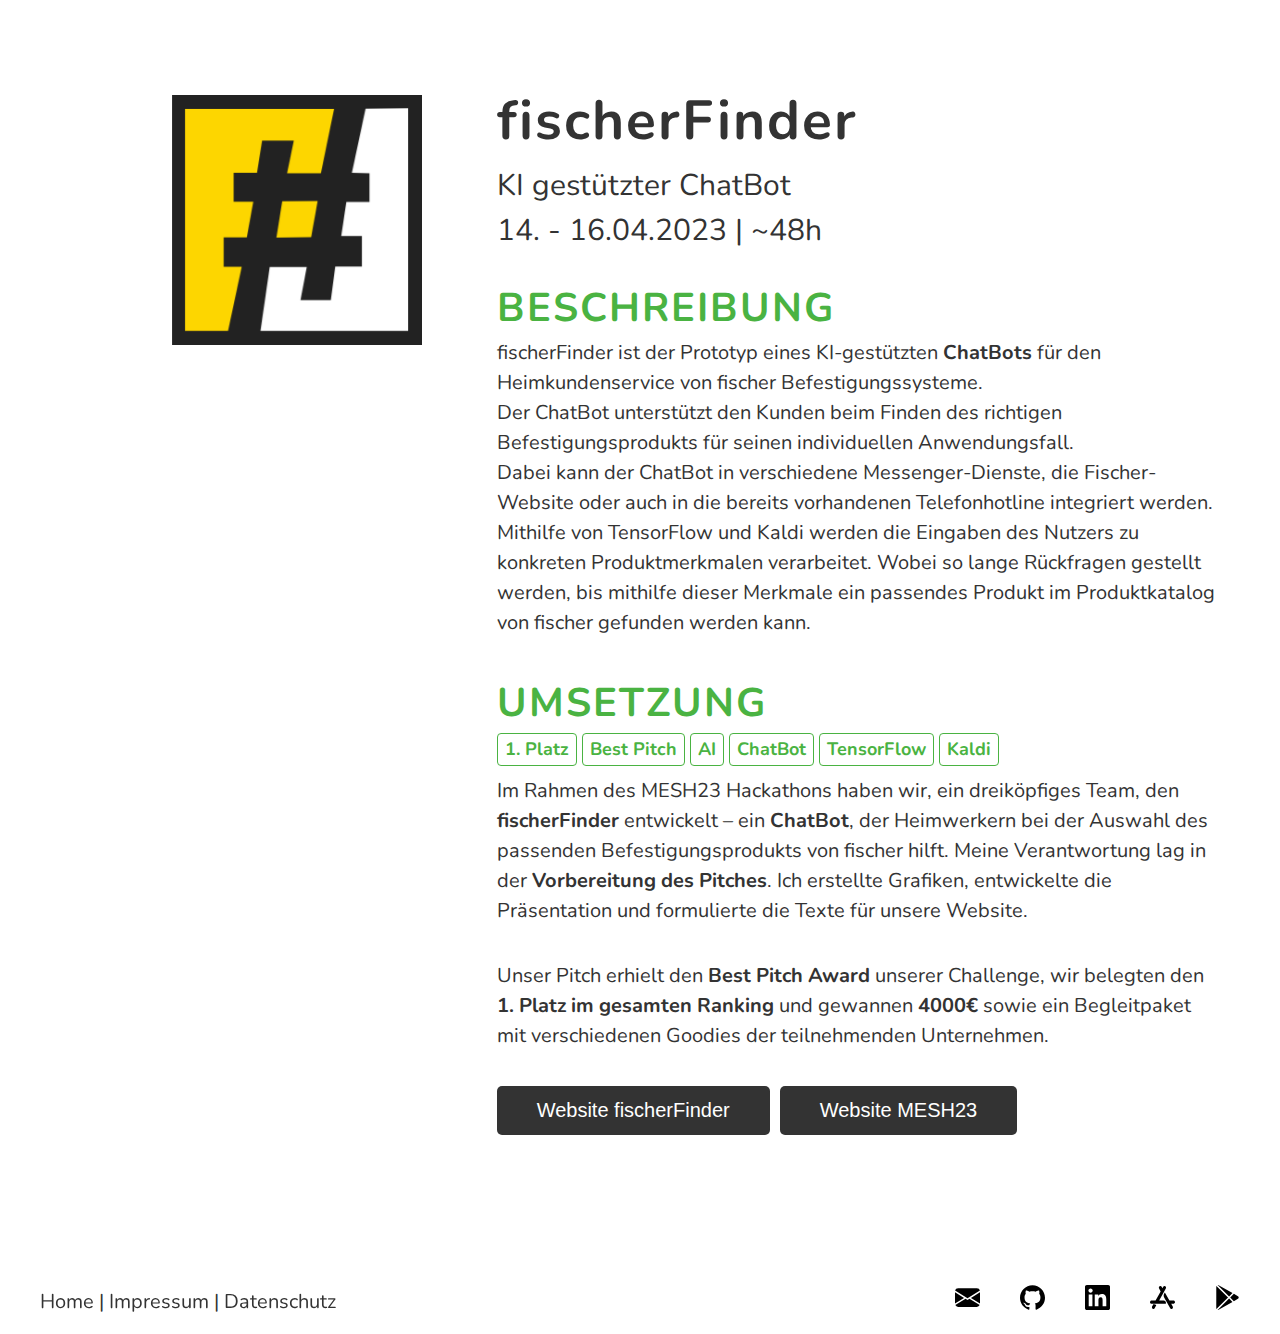
<file: projects/fischerfinder.html>
<!DOCTYPE html>
<html lang="de">
<head>
    <meta charset="UTF-8">
    <meta content="width=device-width,initial-scale=1" name="viewport">

    <title>Ottenhaus | fischerFinder</title>
    <link href="../assets/stylesheets/style.css" rel="stylesheet">
    <link href="../assets/stylesheets/project-details.css" rel="stylesheet">

    <link href="/favicon.ico" rel="icon">
    <link rel="icon" type="image/png" sizes="32x32" href="/favicon-32x32.png">
    <link rel="icon" type="image/png" sizes="16x16" href="/favicon-16x16.png">
    <meta name="msapplication-TileColor" content="#da532c">
    <meta name="theme-color" content="#ffffff">
</head>
<body class="project-details">

<div class="container">
    <section class="wrapper">
        <img class="project-logo" src="../assets/img/hackathons/mesh-logo.png" alt="Mesh-Hackathon Logo">
        <div>
            <h1>fischerFinder</h1>
            <p class="subtitle">KI gestützter ChatBot<br>14. - 16.04.2023 | ~48h</p>
            <h2>Beschreibung</h2>
            <p>
                fischerFinder ist der Prototyp eines KI-gestützten <strong>ChatBots</strong> für den Heimkundenservice
                von fischer
                Befestigungssysteme. <br>
                Der ChatBot unterstützt den Kunden beim Finden des richtigen Befestigungsprodukts für seinen
                individuellen Anwendungsfall. <br>
                Dabei kann der ChatBot in verschiedene Messenger-Dienste, die Fischer-Website oder
                auch in die bereits vorhandenen Telefonhotline integriert werden.
                Mithilfe von TensorFlow und Kaldi werden die Eingaben des Nutzers zu konkreten Produktmerkmalen
                verarbeitet.
                Wobei so lange Rückfragen gestellt werden, bis mithilfe dieser Merkmale ein passendes Produkt im
                Produktkatalog von fischer gefunden werden kann.
            </p>
            <h2>Umsetzung</h2>
            <div class="project-used">
                <span class="project-used-item">1. Platz</span>
                <span class="project-used-item">Best Pitch</span>
                <span class="project-used-item">AI</span>
                <span class="project-used-item">ChatBot</span>
                <span class="project-used-item">TensorFlow</span>
                <span class="project-used-item">Kaldi</span>
            </div>
            <p>
                Im Rahmen des MESH23 Hackathons haben wir, ein dreiköpfiges Team, den <strong>fischerFinder</strong>
                entwickelt – ein <strong>ChatBot</strong>, der Heimwerkern bei der Auswahl des passenden
                Befestigungsprodukts von fischer hilft.
                Meine Verantwortung lag in der <strong> Vorbereitung des Pitches</strong>. Ich erstellte Grafiken,
                entwickelte
                die Präsentation und formulierte die Texte für unsere Website.
            </p>
            <p>
                Unser Pitch erhielt den <strong>Best Pitch Award</strong> unserer Challenge, wir belegten den <strong>1.
                Platz im gesamten Ranking</strong> und gewannen <strong>4000€</strong> sowie ein Begleitpaket mit
                verschiedenen Goodies der teilnehmenden Unternehmen.
            </p>

            <div class="project-used project-links">
                <a href="https://fischer-finder.qrcheck.app" rel="noopener noreferrer" target="_blank">
                    <button>Website fischerFinder</button>
                </a>
                <a href="https://mesh-stuttgart.de" rel="noopener noreferrer" target="_blank">
                    <button>Website MESH23</button>
                </a>
            </div>
        </div>
    </section>


</div>

<footer class="footer">
    <div class="footer-left">
        <p>
            <a href="../index.html" rel="noopener noreferrer" title="Home">Home</a>
            <span>|</span>
            <a href="../legal-notice.html" rel="noopener noreferrer" title="Impressum">
                Impressum
            </a>
            <span>|</span>
            <a href="../privacy-policy.html" rel="noopener noreferrer" title="Datenschutz">
                Datenschutz
            </a>
        </p>
    </div>
    <div class="footer-right">
        <a href="mailto:christian@ottenhaus.com" rel="noopener noreferrer" target="_blank" title="email">
            <svg xmlns="http://www.w3.org/2000/svg" width="16" height="16" viewBox="0 0 16 16">
                <path d="M.05 3.555A2 2 0 0 1 2 2h12a2 2 0 0 1 1.95 1.555L8 8.414.05 3.555ZM0 4.697v7.104l5.803-3.558L0 4.697ZM6.761 8.83l-6.57 4.027A2 2 0 0 0 2 14h12a2 2 0 0 0 1.808-1.144l-6.57-4.027L8 9.586l-1.239-.757Zm3.436-.586L16 11.801V4.697l-5.803 3.546Z"/>
            </svg>
        </a>
        <a href="https://github.com/talionderhobbit" rel="noopener noreferrer" target="_blank" title="github">
            <svg role="img" viewBox="0 0 24 24" xmlns="http://www.w3.org/2000/svg"><title>GitHub</title>
                <path d="M12 .297c-6.63 0-12 5.373-12 12 0 5.303 3.438 9.8 8.205 11.385.6.113.82-.258.82-.577 0-.285-.01-1.04-.015-2.04-3.338.724-4.042-1.61-4.042-1.61C4.422 18.07 3.633 17.7 3.633 17.7c-1.087-.744.084-.729.084-.729 1.205.084 1.838 1.236 1.838 1.236 1.07 1.835 2.809 1.305 3.495.998.108-.776.417-1.305.76-1.605-2.665-.3-5.466-1.332-5.466-5.93 0-1.31.465-2.38 1.235-3.22-.135-.303-.54-1.523.105-3.176 0 0 1.005-.322 3.3 1.23.96-.267 1.98-.399 3-.405 1.02.006 2.04.138 3 .405 2.28-1.552 3.285-1.23 3.285-1.23.645 1.653.24 2.873.12 3.176.765.84 1.23 1.91 1.23 3.22 0 4.61-2.805 5.625-5.475 5.92.42.36.81 1.096.81 2.22 0 1.606-.015 2.896-.015 3.286 0 .315.21.69.825.57C20.565 22.092 24 17.592 24 12.297c0-6.627-5.373-12-12-12"/>
            </svg>
        </a>
        <a href="https://www.linkedin.com/in/ottenhaus/" rel="noopener noreferrer" target="_blank" title="LinkedIn">
            <svg role="img" viewBox="0 0 24 24" xmlns="http://www.w3.org/2000/svg"><title>LinkedIn</title>
                <path d="M20.447 20.452h-3.554v-5.569c0-1.328-.027-3.037-1.852-3.037-1.853 0-2.136 1.445-2.136 2.939v5.667H9.351V9h3.414v1.561h.046c.477-.9 1.637-1.85 3.37-1.85 3.601 0 4.267 2.37 4.267 5.455v6.286zM5.337 7.433c-1.144 0-2.063-.926-2.063-2.065 0-1.138.92-2.063 2.063-2.063 1.14 0 2.064.925 2.064 2.063 0 1.139-.925 2.065-2.064 2.065zm1.782 13.019H3.555V9h3.564v11.452zM22.225 0H1.771C.792 0 0 .774 0 1.729v20.542C0 23.227.792 24 1.771 24h20.451C23.2 24 24 23.227 24 22.271V1.729C24 .774 23.2 0 22.222 0h.003z"/>
            </svg>
        </a>
        <a href="https://apps.apple.com/us/developer/christian-ottenhaus/id1591285939" rel="noopener noreferrer"
           target="_blank" title="AppStore">
            <svg role="img" viewBox="0 0 24 24" xmlns="http://www.w3.org/2000/svg"><title>App Store</title>
                <path d="M8.8086 14.9194l6.1107-11.0368c.0837-.1513.1682-.302.2437-.4584.0685-.142.1267-.2854.1646-.4403.0803-.3259.0588-.6656-.066-.9767-.1238-.3095-.3417-.5678-.6201-.7355a1.4175 1.4175 0 0 0-.921-.1924c-.3207.043-.6135.1935-.8443.4288-.1094.1118-.1996.2361-.2832.369-.092.1463-.175.2979-.259.4492l-.3864.6979-.3865-.6979c-.0837-.1515-.1667-.303-.2587-.4492-.0837-.1329-.1739-.2572-.2835-.369-.2305-.2353-.5233-.3857-.844-.429a1.4181 1.4181 0 0 0-.921.1926c-.2784.1677-.4964.426-.6203.7355-.1246.311-.1461.6508-.066.9767.038.155.0962.2984.1648.4403.0753.1564.1598.307.2437.4584l1.248 2.2543-4.8625 8.7825H2.0295c-.1676 0-.3351-.0007-.5026.0092-.1522.009-.3004.0284-.448.0714-.3108.0906-.5822.2798-.7783.548-.195.2665-.3006.5929-.3006.9279 0 .3352.1057.6612.3006.9277.196.2683.4675.4575.7782.548.1477.043.296.0623.4481.0715.1675.01.335.009.5026.009h13.0974c.0171-.0357.059-.1294.1-.2697.415-1.4151-.6156-2.843-2.0347-2.843zM3.113 18.5418l-.7922 1.5008c-.0818.1553-.1644.31-.2384.4705-.067.1458-.124.293-.1611.452-.0785.3346-.0576.6834.0645 1.0029.1212.3175.3346.583.607.7549.2727.172.5891.2416.9013.1975.3139-.044.6005-.1986.8263-.4402.1072-.1148.1954-.2424.2772-.3787.0902-.1503.1714-.3059.2535-.4612L6 19.4636c-.0896-.149-.9473-1.4704-2.887-.9218m20.5861-3.0056a1.4707 1.4707 0 0 0-.779-.5407c-.1476-.0425-.2961-.0616-.4483-.0705-.1678-.0099-.3352-.0091-.503-.0091H18.648l-4.3891-7.817c-.6655.7005-.9632 1.485-1.0773 2.1976-.1655 1.0333.0367 2.0934.546 3.0004l5.2741 9.3933c.084.1494.167.299.2591.4435.0837.131.1739.2537.2836.364.231.2323.5238.3809.8449.4232.3192.0424.643-.0244.9217-.1899.2784-.1653.4968-.4204.621-.7257.1246-.3072.146-.6425.0658-.9641-.0381-.1529-.0962-.2945-.165-.4346-.0753-.1543-.1598-.303-.2438-.4524l-1.216-2.1662h1.596c.1677 0 .3351.0009.5029-.009.1522-.009.3007-.028.4483-.0705a1.4707 1.4707 0 0 0 .779-.5407A1.5386 1.5386 0 0 0 24 16.452a1.539 1.539 0 0 0-.3009-.9158Z"/>
            </svg>
        </a>
        <a href="https://play.google.com/store/apps/dev?id=7178077246008959731" rel="noopener noreferrer"
           target="_blank"
           title="Google Play">
            <svg role="img" viewBox="0 0 24 24" xmlns="http://www.w3.org/2000/svg"><title>Google Play</title>
                <path d="M22.018 13.298l-3.919 2.218-3.515-3.493 3.543-3.521 3.891 2.202a1.49 1.49 0 0 1 0 2.594zM1.337.924a1.486 1.486 0 0 0-.112.568v21.017c0 .217.045.419.124.6l11.155-11.087L1.337.924zm12.207 10.065l3.258-3.238L3.45.195a1.466 1.466 0 0 0-.946-.179l11.04 10.973zm0 2.067l-11 10.933c.298.036.612-.016.906-.183l13.324-7.54-3.23-3.21z"/>
            </svg>
        </a>
    </div>
</footer>

</body>
</html>
</file>
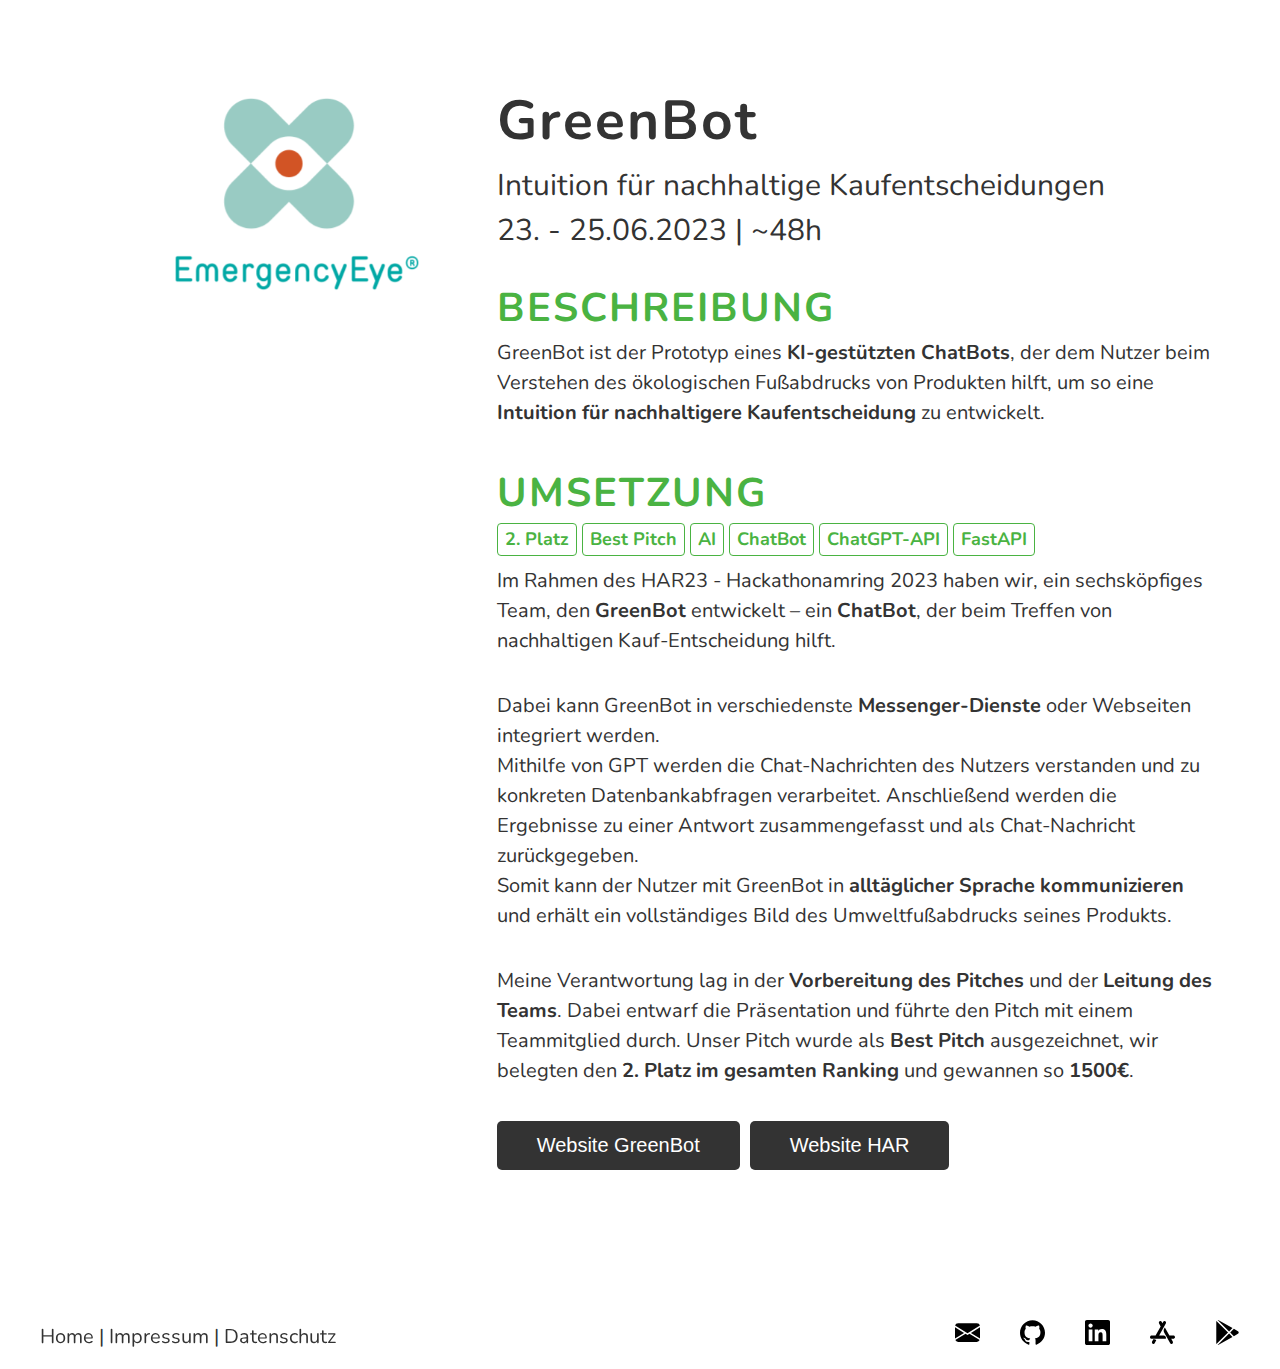
<file: projects/greenbot.html>
<!DOCTYPE html>
<html lang="de">
<head>
    <meta charset="UTF-8">
    <meta content="width=device-width,initial-scale=1" name="viewport">

    <title>Ottenhaus | GreenBot</title>
    <link href="../assets/stylesheets/style.css" rel="stylesheet">
    <link href="../assets/stylesheets/project-details.css" rel="stylesheet">

    <link href="/favicon.ico" rel="icon">
    <link rel="icon" type="image/png" sizes="32x32" href="/favicon-32x32.png">
    <link rel="icon" type="image/png" sizes="16x16" href="/favicon-16x16.png">
    <meta name="msapplication-TileColor" content="#da532c">
    <meta name="theme-color" content="#ffffff">
</head>
<body class="project-details">

<div class="container">
    <section class="wrapper">
        <img class="project-logo" src="../assets/img/hackathons/har23-logo.png" alt="HAR23 Logo">
        <div>
            <h1>GreenBot</h1>
            <p class="subtitle">Intuition für nachhaltige Kaufentscheidungen<br>23. - 25.06.2023 | ~48h
            </p>
            <h2>Beschreibung</h2>
            <p>
                GreenBot ist der Prototyp eines <strong>KI-gestützten ChatBots</strong>, der dem Nutzer beim Verstehen
                des ökologischen Fußabdrucks von Produkten hilft, um so eine <strong>Intuition für nachhaltigere
                Kaufentscheidung</strong> zu entwickelt.
            </p>
            <h2>Umsetzung</h2>
            <div class="project-used">
                <span class="project-used-item">2. Platz</span>
                <span class="project-used-item">Best Pitch</span>
                <span class="project-used-item">AI</span>
                <span class="project-used-item">ChatBot</span>
                <span class="project-used-item">ChatGPT-API</span>
                <span class="project-used-item">FastAPI</span>
            </div>
            <p>
                Im Rahmen des HAR23 - Hackathonamring 2023 haben wir, ein sechsköpfiges Team, den
                <strong>GreenBot</strong> entwickelt – ein <strong>ChatBot</strong>, der beim Treffen von nachhaltigen
                Kauf-Entscheidung hilft. <br>


            </p>

            <p>
                Dabei kann GreenBot in verschiedenste <strong>Messenger-Dienste</strong> oder Webseiten integriert
                werden. <br>

                Mithilfe von GPT werden die Chat-Nachrichten des Nutzers verstanden und zu konkreten Datenbankabfragen
                verarbeitet. Anschließend werden die Ergebnisse zu einer Antwort zusammengefasst und als Chat-Nachricht
                zurückgegeben. <br>

                Somit kann der Nutzer mit GreenBot in <strong>alltäglicher Sprache kommunizieren</strong> und erhält ein
                vollständiges Bild des Umweltfußabdrucks seines Produkts. <br>
            </p>

            <p>
                Meine Verantwortung lag in der <strong>Vorbereitung des Pitches</strong> und der <strong>Leitung des
                Teams</strong>. Dabei entwarf die Präsentation und führte den Pitch mit einem Teammitglied durch.

                Unser Pitch wurde als <strong>Best Pitch</strong> ausgezeichnet, wir belegten den <strong>2.
                Platz im gesamten Ranking</strong> und gewannen so <strong>1500€</strong>.
            </p>

            <div class="project-used project-links">
                <a href="http://har23.ottenhaus.com" rel="noopener noreferrer" target="_blank">
                    <button>Website GreenBot</button>
                </a>
                <a href="https://emergencyeye.de/hackathonamring/" rel="noopener noreferrer" target="_blank">
                    <button>Website HAR</button>
                </a>
            </div>

        </div>
    </section>


</div>

<footer class="footer">
    <div class="footer-left">
        <p>
            <a href="../index.html" rel="noopener noreferrer" title="Home">Home</a>
            <span>|</span>
            <a href="../legal-notice.html" rel="noopener noreferrer" title="Impressum">
                Impressum
            </a>
            <span>|</span>
            <a href="../privacy-policy.html" rel="noopener noreferrer" title="Datenschutz">
                Datenschutz
            </a>
        </p>
    </div>
    <div class="footer-right">
        <a href="mailto:christian@ottenhaus.com" rel="noopener noreferrer" target="_blank" title="email">
            <svg xmlns="http://www.w3.org/2000/svg" width="16" height="16" viewBox="0 0 16 16">
                <path d="M.05 3.555A2 2 0 0 1 2 2h12a2 2 0 0 1 1.95 1.555L8 8.414.05 3.555ZM0 4.697v7.104l5.803-3.558L0 4.697ZM6.761 8.83l-6.57 4.027A2 2 0 0 0 2 14h12a2 2 0 0 0 1.808-1.144l-6.57-4.027L8 9.586l-1.239-.757Zm3.436-.586L16 11.801V4.697l-5.803 3.546Z"/>
            </svg>
        </a>
        <a href="https://github.com/talionderhobbit" rel="noopener noreferrer" target="_blank" title="github">
            <svg role="img" viewBox="0 0 24 24" xmlns="http://www.w3.org/2000/svg"><title>GitHub</title>
                <path d="M12 .297c-6.63 0-12 5.373-12 12 0 5.303 3.438 9.8 8.205 11.385.6.113.82-.258.82-.577 0-.285-.01-1.04-.015-2.04-3.338.724-4.042-1.61-4.042-1.61C4.422 18.07 3.633 17.7 3.633 17.7c-1.087-.744.084-.729.084-.729 1.205.084 1.838 1.236 1.838 1.236 1.07 1.835 2.809 1.305 3.495.998.108-.776.417-1.305.76-1.605-2.665-.3-5.466-1.332-5.466-5.93 0-1.31.465-2.38 1.235-3.22-.135-.303-.54-1.523.105-3.176 0 0 1.005-.322 3.3 1.23.96-.267 1.98-.399 3-.405 1.02.006 2.04.138 3 .405 2.28-1.552 3.285-1.23 3.285-1.23.645 1.653.24 2.873.12 3.176.765.84 1.23 1.91 1.23 3.22 0 4.61-2.805 5.625-5.475 5.92.42.36.81 1.096.81 2.22 0 1.606-.015 2.896-.015 3.286 0 .315.21.69.825.57C20.565 22.092 24 17.592 24 12.297c0-6.627-5.373-12-12-12"/>
            </svg>
        </a>
        <a href="https://www.linkedin.com/in/ottenhaus/" rel="noopener noreferrer" target="_blank" title="LinkedIn">
            <svg role="img" viewBox="0 0 24 24" xmlns="http://www.w3.org/2000/svg"><title>LinkedIn</title>
                <path d="M20.447 20.452h-3.554v-5.569c0-1.328-.027-3.037-1.852-3.037-1.853 0-2.136 1.445-2.136 2.939v5.667H9.351V9h3.414v1.561h.046c.477-.9 1.637-1.85 3.37-1.85 3.601 0 4.267 2.37 4.267 5.455v6.286zM5.337 7.433c-1.144 0-2.063-.926-2.063-2.065 0-1.138.92-2.063 2.063-2.063 1.14 0 2.064.925 2.064 2.063 0 1.139-.925 2.065-2.064 2.065zm1.782 13.019H3.555V9h3.564v11.452zM22.225 0H1.771C.792 0 0 .774 0 1.729v20.542C0 23.227.792 24 1.771 24h20.451C23.2 24 24 23.227 24 22.271V1.729C24 .774 23.2 0 22.222 0h.003z"/>
            </svg>
        </a>
        <a href="https://apps.apple.com/us/developer/christian-ottenhaus/id1591285939" rel="noopener noreferrer"
           target="_blank" title="AppStore">
            <svg role="img" viewBox="0 0 24 24" xmlns="http://www.w3.org/2000/svg"><title>App Store</title>
                <path d="M8.8086 14.9194l6.1107-11.0368c.0837-.1513.1682-.302.2437-.4584.0685-.142.1267-.2854.1646-.4403.0803-.3259.0588-.6656-.066-.9767-.1238-.3095-.3417-.5678-.6201-.7355a1.4175 1.4175 0 0 0-.921-.1924c-.3207.043-.6135.1935-.8443.4288-.1094.1118-.1996.2361-.2832.369-.092.1463-.175.2979-.259.4492l-.3864.6979-.3865-.6979c-.0837-.1515-.1667-.303-.2587-.4492-.0837-.1329-.1739-.2572-.2835-.369-.2305-.2353-.5233-.3857-.844-.429a1.4181 1.4181 0 0 0-.921.1926c-.2784.1677-.4964.426-.6203.7355-.1246.311-.1461.6508-.066.9767.038.155.0962.2984.1648.4403.0753.1564.1598.307.2437.4584l1.248 2.2543-4.8625 8.7825H2.0295c-.1676 0-.3351-.0007-.5026.0092-.1522.009-.3004.0284-.448.0714-.3108.0906-.5822.2798-.7783.548-.195.2665-.3006.5929-.3006.9279 0 .3352.1057.6612.3006.9277.196.2683.4675.4575.7782.548.1477.043.296.0623.4481.0715.1675.01.335.009.5026.009h13.0974c.0171-.0357.059-.1294.1-.2697.415-1.4151-.6156-2.843-2.0347-2.843zM3.113 18.5418l-.7922 1.5008c-.0818.1553-.1644.31-.2384.4705-.067.1458-.124.293-.1611.452-.0785.3346-.0576.6834.0645 1.0029.1212.3175.3346.583.607.7549.2727.172.5891.2416.9013.1975.3139-.044.6005-.1986.8263-.4402.1072-.1148.1954-.2424.2772-.3787.0902-.1503.1714-.3059.2535-.4612L6 19.4636c-.0896-.149-.9473-1.4704-2.887-.9218m20.5861-3.0056a1.4707 1.4707 0 0 0-.779-.5407c-.1476-.0425-.2961-.0616-.4483-.0705-.1678-.0099-.3352-.0091-.503-.0091H18.648l-4.3891-7.817c-.6655.7005-.9632 1.485-1.0773 2.1976-.1655 1.0333.0367 2.0934.546 3.0004l5.2741 9.3933c.084.1494.167.299.2591.4435.0837.131.1739.2537.2836.364.231.2323.5238.3809.8449.4232.3192.0424.643-.0244.9217-.1899.2784-.1653.4968-.4204.621-.7257.1246-.3072.146-.6425.0658-.9641-.0381-.1529-.0962-.2945-.165-.4346-.0753-.1543-.1598-.303-.2438-.4524l-1.216-2.1662h1.596c.1677 0 .3351.0009.5029-.009.1522-.009.3007-.028.4483-.0705a1.4707 1.4707 0 0 0 .779-.5407A1.5386 1.5386 0 0 0 24 16.452a1.539 1.539 0 0 0-.3009-.9158Z"/>
            </svg>
        </a>
        <a href="https://play.google.com/store/apps/dev?id=7178077246008959731" rel="noopener noreferrer"
           target="_blank"
           title="Google Play">
            <svg role="img" viewBox="0 0 24 24" xmlns="http://www.w3.org/2000/svg"><title>Google Play</title>
                <path d="M22.018 13.298l-3.919 2.218-3.515-3.493 3.543-3.521 3.891 2.202a1.49 1.49 0 0 1 0 2.594zM1.337.924a1.486 1.486 0 0 0-.112.568v21.017c0 .217.045.419.124.6l11.155-11.087L1.337.924zm12.207 10.065l3.258-3.238L3.45.195a1.466 1.466 0 0 0-.946-.179l11.04 10.973zm0 2.067l-11 10.933c.298.036.612-.016.906-.183l13.324-7.54-3.23-3.21z"/>
            </svg>
        </a>
    </div>
</footer>

</body>
</html>
</file>
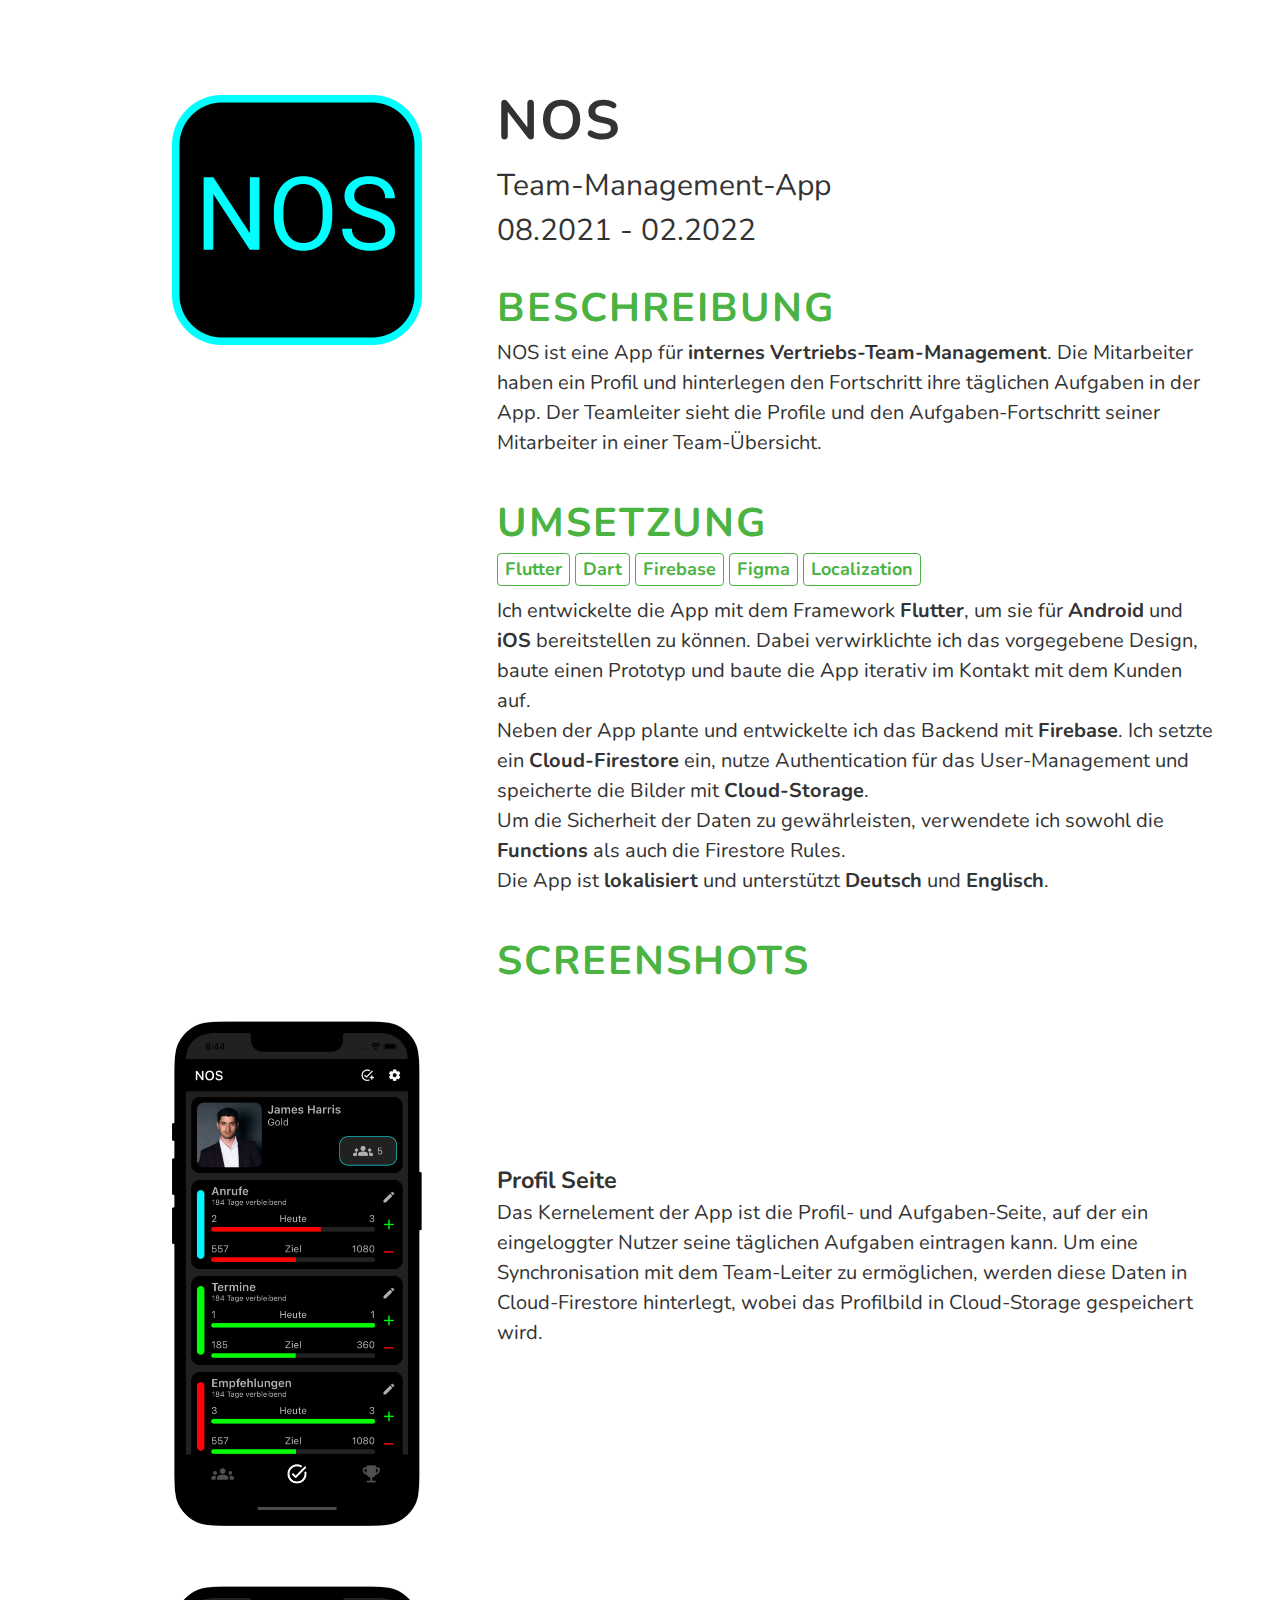
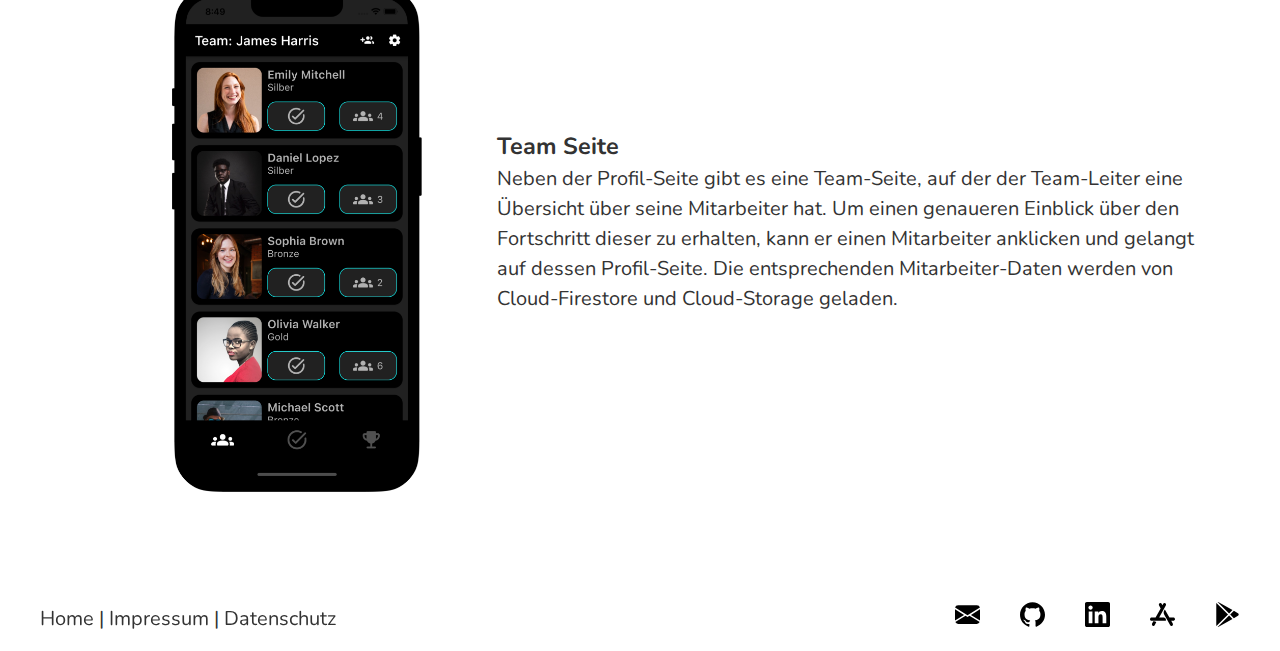
<file: projects/nos.html>
<!DOCTYPE html>
<html lang="de">
<head>
    <meta charset="UTF-8">
    <meta content="width=device-width,initial-scale=1" name="viewport">

    <title>Ottenhaus | NOS</title>
    <link href="../assets/stylesheets/style.css" rel="stylesheet">
    <link href="../assets/stylesheets/project-details.css" rel="stylesheet">

    <link href="/favicon.ico" rel="icon">
    <link rel="icon" type="image/png" sizes="32x32" href="/favicon-32x32.png">
    <link rel="icon" type="image/png" sizes="16x16" href="/favicon-16x16.png">
    <meta name="msapplication-TileColor" content="#da532c">
    <meta name="theme-color" content="#ffffff">
</head>
<body class="project-details">

<div class="container">
    <section class="wrapper">
        <img class="project-logo" src="../assets/img/projects/nos/nos-logo.png" alt="Team-Management-App Logo">
        <div>
            <h1>NOS</h1>
            <p class="subtitle">Team-Management-App<br>08.2021 - 02.2022</p>
            <h2>Beschreibung</h2>
            <p>
                NOS ist eine App für <strong>internes Vertriebs-Team-Management</strong>. Die Mitarbeiter haben ein
                Profil und hinterlegen den Fortschritt ihre täglichen Aufgaben in der App. Der Teamleiter sieht die
                Profile und den Aufgaben-Fortschritt seiner Mitarbeiter in einer Team-Übersicht.
            </p>
            <h2>Umsetzung</h2>
            <div class="project-used">
                <span class="project-used-item">Flutter</span>
                <span class="project-used-item">Dart</span>
                <span class="project-used-item">Firebase</span>
                <span class="project-used-item">Figma</span>
                <span class="project-used-item">Localization</span>
            </div>
            <p>
                Ich entwickelte die App mit dem Framework <strong>Flutter</strong>, um sie für <strong>Android</strong>
                und <strong>iOS</strong> bereitstellen zu können. Dabei verwirklichte ich das vorgegebene Design, baute
                einen Prototyp und baute die App iterativ im Kontakt mit dem Kunden auf. <br>
                Neben der App plante und entwickelte ich das Backend mit <strong>Firebase</strong>. Ich setzte ein
                <strong>Cloud-Firestore</strong> ein, nutze Authentication für das User-Management und speicherte die
                Bilder mit <strong>Cloud-Storage</strong>. <br>
                Um die Sicherheit der Daten zu gewährleisten, verwendete ich sowohl die <strong>Functions</strong> als
                auch die Firestore Rules. <br>
                Die App ist <strong>lokalisiert</strong> und unterstützt <strong>Deutsch</strong> und
                <strong>Englisch</strong>. <br>
            </p>
        </div>
    </section>

    <section class="gallery">

        <div class="wrapper section-heading">
            <div></div>
            <h2>Screenshots</h2>
        </div>


        <div>
            <div class="wrapper">
                <img src="../assets/img/projects/nos/deProfile.png" alt="Team-Management-App Profile Page">

                <div class="gallery-text">
                    <h3>Profil Seite</h3>
                    <p>
                        Das Kernelement der App ist die Profil- und Aufgaben-Seite, auf der ein eingeloggter Nutzer
                        seine täglichen Aufgaben eintragen kann. Um eine Synchronisation mit dem Team-Leiter zu
                        ermöglichen, werden diese Daten in Cloud-Firestore hinterlegt, wobei das Profilbild in
                        Cloud-Storage gespeichert wird.

                    </p>
                </div>
            </div>

            <div class="wrapper">
                <img src="../assets/img/projects/nos/deTeam.png" alt="Team-Management-App Team Page">

                <div class="gallery-text">
                    <h3>Team Seite</h3>
                    <p>
                        Neben der Profil-Seite gibt es eine Team-Seite, auf der der Team-Leiter eine Übersicht über
                        seine Mitarbeiter hat. Um einen genaueren Einblick über den Fortschritt dieser zu erhalten, kann
                        er einen Mitarbeiter anklicken und gelangt auf dessen Profil-Seite. Die entsprechenden
                        Mitarbeiter-Daten werden von Cloud-Firestore und Cloud-Storage geladen.
                    </p>
                </div>
            </div>
        </div>

    </section>

</div>

<footer class="footer">
    <div class="footer-left">
        <p>
            <a href="../index.html" rel="noopener noreferrer" title="Home">Home</a>
            <span>|</span>
            <a href="../legal-notice.html" rel="noopener noreferrer" title="Impressum">
                Impressum
            </a>
            <span>|</span>
            <a href="../privacy-policy.html" rel="noopener noreferrer" title="Datenschutz">
                Datenschutz
            </a>
        </p>
    </div>
    <div class="footer-right">
        <a href="mailto:christian@ottenhaus.com" rel="noopener noreferrer" target="_blank" title="email">
            <svg xmlns="http://www.w3.org/2000/svg" width="16" height="16" viewBox="0 0 16 16">
                <path d="M.05 3.555A2 2 0 0 1 2 2h12a2 2 0 0 1 1.95 1.555L8 8.414.05 3.555ZM0 4.697v7.104l5.803-3.558L0 4.697ZM6.761 8.83l-6.57 4.027A2 2 0 0 0 2 14h12a2 2 0 0 0 1.808-1.144l-6.57-4.027L8 9.586l-1.239-.757Zm3.436-.586L16 11.801V4.697l-5.803 3.546Z"/>
            </svg>
        </a>
        <a href="https://github.com/talionderhobbit" rel="noopener noreferrer" target="_blank" title="github">
            <svg role="img" viewBox="0 0 24 24" xmlns="http://www.w3.org/2000/svg"><title>GitHub</title>
                <path d="M12 .297c-6.63 0-12 5.373-12 12 0 5.303 3.438 9.8 8.205 11.385.6.113.82-.258.82-.577 0-.285-.01-1.04-.015-2.04-3.338.724-4.042-1.61-4.042-1.61C4.422 18.07 3.633 17.7 3.633 17.7c-1.087-.744.084-.729.084-.729 1.205.084 1.838 1.236 1.838 1.236 1.07 1.835 2.809 1.305 3.495.998.108-.776.417-1.305.76-1.605-2.665-.3-5.466-1.332-5.466-5.93 0-1.31.465-2.38 1.235-3.22-.135-.303-.54-1.523.105-3.176 0 0 1.005-.322 3.3 1.23.96-.267 1.98-.399 3-.405 1.02.006 2.04.138 3 .405 2.28-1.552 3.285-1.23 3.285-1.23.645 1.653.24 2.873.12 3.176.765.84 1.23 1.91 1.23 3.22 0 4.61-2.805 5.625-5.475 5.92.42.36.81 1.096.81 2.22 0 1.606-.015 2.896-.015 3.286 0 .315.21.69.825.57C20.565 22.092 24 17.592 24 12.297c0-6.627-5.373-12-12-12"/>
            </svg>
        </a>
        <a href="https://www.linkedin.com/in/ottenhaus/" rel="noopener noreferrer" target="_blank" title="LinkedIn">
            <svg role="img" viewBox="0 0 24 24" xmlns="http://www.w3.org/2000/svg"><title>LinkedIn</title>
                <path d="M20.447 20.452h-3.554v-5.569c0-1.328-.027-3.037-1.852-3.037-1.853 0-2.136 1.445-2.136 2.939v5.667H9.351V9h3.414v1.561h.046c.477-.9 1.637-1.85 3.37-1.85 3.601 0 4.267 2.37 4.267 5.455v6.286zM5.337 7.433c-1.144 0-2.063-.926-2.063-2.065 0-1.138.92-2.063 2.063-2.063 1.14 0 2.064.925 2.064 2.063 0 1.139-.925 2.065-2.064 2.065zm1.782 13.019H3.555V9h3.564v11.452zM22.225 0H1.771C.792 0 0 .774 0 1.729v20.542C0 23.227.792 24 1.771 24h20.451C23.2 24 24 23.227 24 22.271V1.729C24 .774 23.2 0 22.222 0h.003z"/>
            </svg>
        </a>
        <a href="https://apps.apple.com/us/developer/christian-ottenhaus/id1591285939" rel="noopener noreferrer"
           target="_blank" title="AppStore">
            <svg role="img" viewBox="0 0 24 24" xmlns="http://www.w3.org/2000/svg"><title>App Store</title>
                <path d="M8.8086 14.9194l6.1107-11.0368c.0837-.1513.1682-.302.2437-.4584.0685-.142.1267-.2854.1646-.4403.0803-.3259.0588-.6656-.066-.9767-.1238-.3095-.3417-.5678-.6201-.7355a1.4175 1.4175 0 0 0-.921-.1924c-.3207.043-.6135.1935-.8443.4288-.1094.1118-.1996.2361-.2832.369-.092.1463-.175.2979-.259.4492l-.3864.6979-.3865-.6979c-.0837-.1515-.1667-.303-.2587-.4492-.0837-.1329-.1739-.2572-.2835-.369-.2305-.2353-.5233-.3857-.844-.429a1.4181 1.4181 0 0 0-.921.1926c-.2784.1677-.4964.426-.6203.7355-.1246.311-.1461.6508-.066.9767.038.155.0962.2984.1648.4403.0753.1564.1598.307.2437.4584l1.248 2.2543-4.8625 8.7825H2.0295c-.1676 0-.3351-.0007-.5026.0092-.1522.009-.3004.0284-.448.0714-.3108.0906-.5822.2798-.7783.548-.195.2665-.3006.5929-.3006.9279 0 .3352.1057.6612.3006.9277.196.2683.4675.4575.7782.548.1477.043.296.0623.4481.0715.1675.01.335.009.5026.009h13.0974c.0171-.0357.059-.1294.1-.2697.415-1.4151-.6156-2.843-2.0347-2.843zM3.113 18.5418l-.7922 1.5008c-.0818.1553-.1644.31-.2384.4705-.067.1458-.124.293-.1611.452-.0785.3346-.0576.6834.0645 1.0029.1212.3175.3346.583.607.7549.2727.172.5891.2416.9013.1975.3139-.044.6005-.1986.8263-.4402.1072-.1148.1954-.2424.2772-.3787.0902-.1503.1714-.3059.2535-.4612L6 19.4636c-.0896-.149-.9473-1.4704-2.887-.9218m20.5861-3.0056a1.4707 1.4707 0 0 0-.779-.5407c-.1476-.0425-.2961-.0616-.4483-.0705-.1678-.0099-.3352-.0091-.503-.0091H18.648l-4.3891-7.817c-.6655.7005-.9632 1.485-1.0773 2.1976-.1655 1.0333.0367 2.0934.546 3.0004l5.2741 9.3933c.084.1494.167.299.2591.4435.0837.131.1739.2537.2836.364.231.2323.5238.3809.8449.4232.3192.0424.643-.0244.9217-.1899.2784-.1653.4968-.4204.621-.7257.1246-.3072.146-.6425.0658-.9641-.0381-.1529-.0962-.2945-.165-.4346-.0753-.1543-.1598-.303-.2438-.4524l-1.216-2.1662h1.596c.1677 0 .3351.0009.5029-.009.1522-.009.3007-.028.4483-.0705a1.4707 1.4707 0 0 0 .779-.5407A1.5386 1.5386 0 0 0 24 16.452a1.539 1.539 0 0 0-.3009-.9158Z"/>
            </svg>
        </a>
        <a href="https://play.google.com/store/apps/dev?id=7178077246008959731" rel="noopener noreferrer"
           target="_blank"
           title="Google Play">
            <svg role="img" viewBox="0 0 24 24" xmlns="http://www.w3.org/2000/svg"><title>Google Play</title>
                <path d="M22.018 13.298l-3.919 2.218-3.515-3.493 3.543-3.521 3.891 2.202a1.49 1.49 0 0 1 0 2.594zM1.337.924a1.486 1.486 0 0 0-.112.568v21.017c0 .217.045.419.124.6l11.155-11.087L1.337.924zm12.207 10.065l3.258-3.238L3.45.195a1.466 1.466 0 0 0-.946-.179l11.04 10.973zm0 2.067l-11 10.933c.298.036.612-.016.906-.183l13.324-7.54-3.23-3.21z"/>
            </svg>
        </a>
    </div>
</footer>

</body>
</html>
</file>
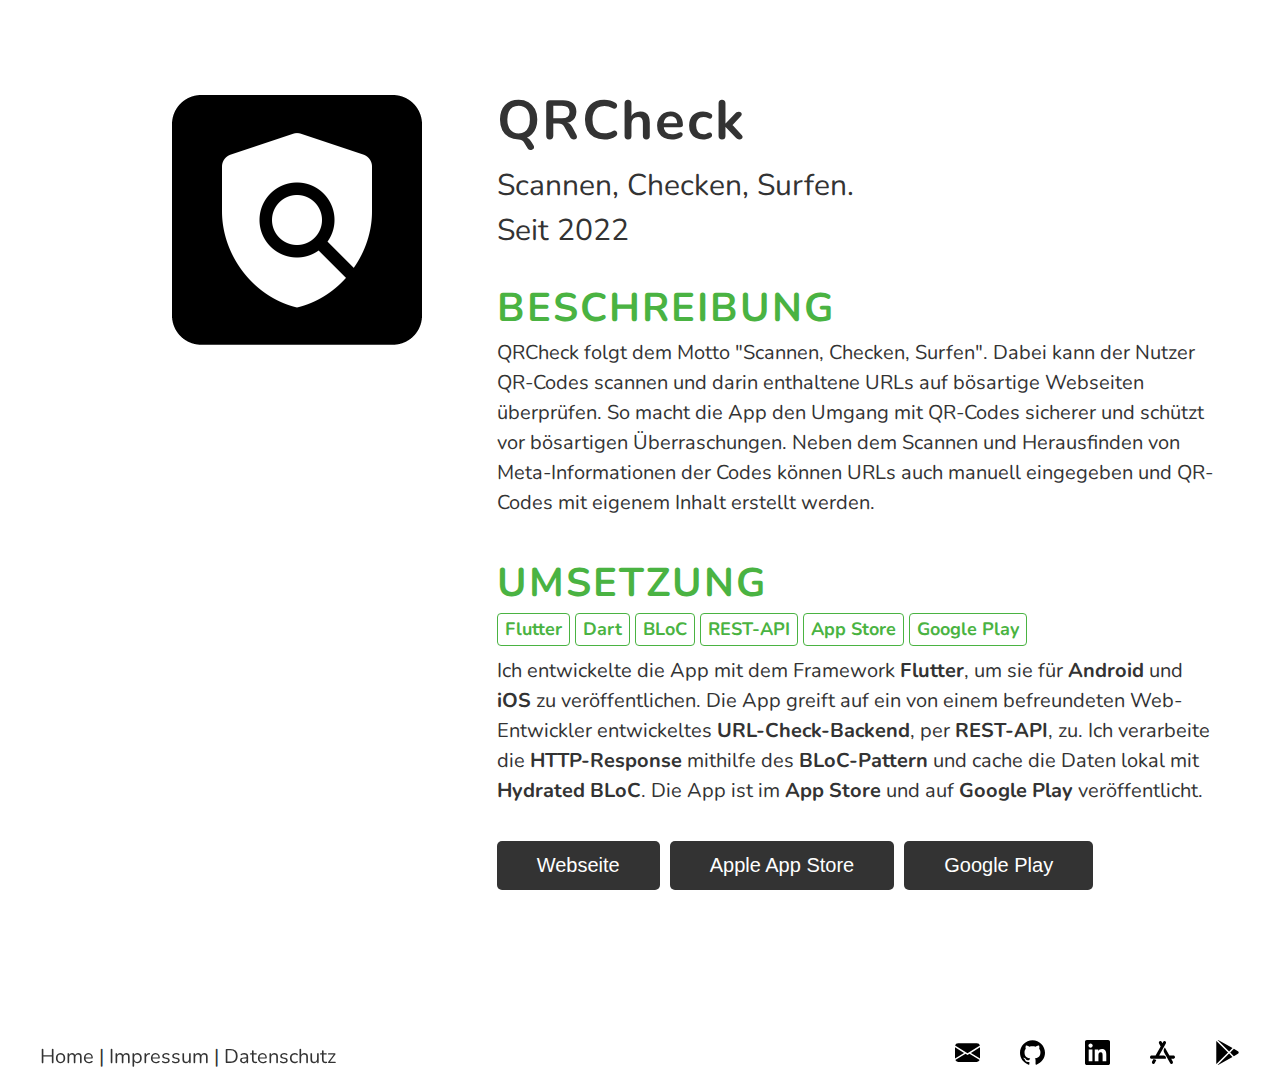
<file: projects/qrcheck.html>
<!DOCTYPE html>
<html lang="de">
<head>
    <meta charset="UTF-8">
    <meta content="width=device-width,initial-scale=1" name="viewport">

    <title>Ottenhaus | QRCheck</title>
    <link href="../assets/stylesheets/style.css" rel="stylesheet">
    <link href="../assets/stylesheets/project-details.css" rel="stylesheet">

    <link href="/favicon.ico" rel="icon">
    <link rel="icon" type="image/png" sizes="32x32" href="/favicon-32x32.png">
    <link rel="icon" type="image/png" sizes="16x16" href="/favicon-16x16.png">
    <meta name="msapplication-TileColor" content="#da532c">
    <meta name="theme-color" content="#ffffff">
</head>
<body class="project-details">

<div class="container">
    <section class="wrapper">
        <img class="project-logo" src="../assets/img/projects/qc-logo.png" alt="Team-Management-App Logo">
        <div>
            <h1>QRCheck</h1>
            <p class="subtitle"> Scannen, Checken, Surfen.<br>Seit 2022</p>
            <h2>Beschreibung</h2>
            <p>
                QRCheck folgt dem Motto "Scannen, Checken, Surfen". Dabei kann der Nutzer QR-Codes scannen und darin
                enthaltene URLs auf bösartige Webseiten überprüfen. So macht die App den Umgang mit QR-Codes sicherer
                und schützt vor bösartigen Überraschungen. Neben dem Scannen und Herausfinden von Meta-Informationen der
                Codes können URLs auch manuell eingegeben und QR-Codes mit eigenem Inhalt
                erstellt werden.<br>


            </p>
            <h2>Umsetzung</h2>
            <div class="project-used">
                <span class="project-used-item">Flutter</span>
                <span class="project-used-item">Dart</span>
                <span class="project-used-item">BLoC</span>
                <span class="project-used-item">REST-API</span>
                <span class="project-used-item">App Store</span>
                <span class="project-used-item">Google Play</span>
            </div>
            <p>
                Ich entwickelte die App mit dem Framework <strong>Flutter</strong>, um sie für <strong>Android</strong>
                und <strong>iOS</strong> zu veröffentlichen. Die App greift auf ein von einem befreundeten
                Web-Entwickler entwickeltes <strong>URL-Check-Backend</strong>, per <strong>REST-API</strong>, zu.
                Ich verarbeite die <strong>HTTP-Response</strong> mithilfe des <strong>BLoC-Pattern</strong> und cache
                die Daten lokal mit <strong>Hydrated BLoC</strong>. Die App ist im <strong>App Store</strong> und auf
                <strong>Google Play</strong> veröffentlicht.

            </p>

            <div class="project-used project-links">
                <a href="https://qrcheck.app/" rel="noopener noreferrer" target="_blank">
                    <button>Webseite</button>
                </a>
                <a href="https://apps.apple.com/de/app/qrcheck/id1661558286" rel="noopener noreferrer" target="_blank">
                    <button>Apple App Store</button>
                </a>
                <a href="https://play.google.com/store/apps/details?id=com.ottenhaus.qrcheck" rel="noopener noreferrer"
                   target="_blank">
                    <button>Google Play</button>
                </a>
            </div>
        </div>
    </section>


</div>

<footer class="footer">
    <div class="footer-left">
        <p>
            <a href="../index.html" rel="noopener noreferrer" title="Home">Home</a>
            <span>|</span>
            <a href="../legal-notice.html" rel="noopener noreferrer" target="_blank" title="Impressum">
                Impressum
            </a>
            <span>|</span>
            <a href="../privacy-policy.html" rel="noopener noreferrer" target="_blank" title="Datenschutz">
                Datenschutz
            </a>
        </p>
    </div>
    <div class="footer-right">
        <a href="mailto:christian@ottenhaus.com" rel="noopener noreferrer" target="_blank" title="email">
            <svg xmlns="http://www.w3.org/2000/svg" width="16" height="16" viewBox="0 0 16 16">
                <path d="M.05 3.555A2 2 0 0 1 2 2h12a2 2 0 0 1 1.95 1.555L8 8.414.05 3.555ZM0 4.697v7.104l5.803-3.558L0 4.697ZM6.761 8.83l-6.57 4.027A2 2 0 0 0 2 14h12a2 2 0 0 0 1.808-1.144l-6.57-4.027L8 9.586l-1.239-.757Zm3.436-.586L16 11.801V4.697l-5.803 3.546Z"/>
            </svg>
        </a>
        <a href="https://github.com/talionderhobbit" rel="noopener noreferrer" target="_blank" title="github">
            <svg role="img" viewBox="0 0 24 24" xmlns="http://www.w3.org/2000/svg"><title>GitHub</title>
                <path d="M12 .297c-6.63 0-12 5.373-12 12 0 5.303 3.438 9.8 8.205 11.385.6.113.82-.258.82-.577 0-.285-.01-1.04-.015-2.04-3.338.724-4.042-1.61-4.042-1.61C4.422 18.07 3.633 17.7 3.633 17.7c-1.087-.744.084-.729.084-.729 1.205.084 1.838 1.236 1.838 1.236 1.07 1.835 2.809 1.305 3.495.998.108-.776.417-1.305.76-1.605-2.665-.3-5.466-1.332-5.466-5.93 0-1.31.465-2.38 1.235-3.22-.135-.303-.54-1.523.105-3.176 0 0 1.005-.322 3.3 1.23.96-.267 1.98-.399 3-.405 1.02.006 2.04.138 3 .405 2.28-1.552 3.285-1.23 3.285-1.23.645 1.653.24 2.873.12 3.176.765.84 1.23 1.91 1.23 3.22 0 4.61-2.805 5.625-5.475 5.92.42.36.81 1.096.81 2.22 0 1.606-.015 2.896-.015 3.286 0 .315.21.69.825.57C20.565 22.092 24 17.592 24 12.297c0-6.627-5.373-12-12-12"/>
            </svg>
        </a>
        <a href="https://www.linkedin.com/in/ottenhaus/" rel="noopener noreferrer" target="_blank" title="LinkedIn">
            <svg role="img" viewBox="0 0 24 24" xmlns="http://www.w3.org/2000/svg"><title>LinkedIn</title>
                <path d="M20.447 20.452h-3.554v-5.569c0-1.328-.027-3.037-1.852-3.037-1.853 0-2.136 1.445-2.136 2.939v5.667H9.351V9h3.414v1.561h.046c.477-.9 1.637-1.85 3.37-1.85 3.601 0 4.267 2.37 4.267 5.455v6.286zM5.337 7.433c-1.144 0-2.063-.926-2.063-2.065 0-1.138.92-2.063 2.063-2.063 1.14 0 2.064.925 2.064 2.063 0 1.139-.925 2.065-2.064 2.065zm1.782 13.019H3.555V9h3.564v11.452zM22.225 0H1.771C.792 0 0 .774 0 1.729v20.542C0 23.227.792 24 1.771 24h20.451C23.2 24 24 23.227 24 22.271V1.729C24 .774 23.2 0 22.222 0h.003z"/>
            </svg>
        </a>
        <a href="https://apps.apple.com/us/developer/christian-ottenhaus/id1591285939" rel="noopener noreferrer"
           target="_blank" title="AppStore">
            <svg role="img" viewBox="0 0 24 24" xmlns="http://www.w3.org/2000/svg"><title>App Store</title>
                <path d="M8.8086 14.9194l6.1107-11.0368c.0837-.1513.1682-.302.2437-.4584.0685-.142.1267-.2854.1646-.4403.0803-.3259.0588-.6656-.066-.9767-.1238-.3095-.3417-.5678-.6201-.7355a1.4175 1.4175 0 0 0-.921-.1924c-.3207.043-.6135.1935-.8443.4288-.1094.1118-.1996.2361-.2832.369-.092.1463-.175.2979-.259.4492l-.3864.6979-.3865-.6979c-.0837-.1515-.1667-.303-.2587-.4492-.0837-.1329-.1739-.2572-.2835-.369-.2305-.2353-.5233-.3857-.844-.429a1.4181 1.4181 0 0 0-.921.1926c-.2784.1677-.4964.426-.6203.7355-.1246.311-.1461.6508-.066.9767.038.155.0962.2984.1648.4403.0753.1564.1598.307.2437.4584l1.248 2.2543-4.8625 8.7825H2.0295c-.1676 0-.3351-.0007-.5026.0092-.1522.009-.3004.0284-.448.0714-.3108.0906-.5822.2798-.7783.548-.195.2665-.3006.5929-.3006.9279 0 .3352.1057.6612.3006.9277.196.2683.4675.4575.7782.548.1477.043.296.0623.4481.0715.1675.01.335.009.5026.009h13.0974c.0171-.0357.059-.1294.1-.2697.415-1.4151-.6156-2.843-2.0347-2.843zM3.113 18.5418l-.7922 1.5008c-.0818.1553-.1644.31-.2384.4705-.067.1458-.124.293-.1611.452-.0785.3346-.0576.6834.0645 1.0029.1212.3175.3346.583.607.7549.2727.172.5891.2416.9013.1975.3139-.044.6005-.1986.8263-.4402.1072-.1148.1954-.2424.2772-.3787.0902-.1503.1714-.3059.2535-.4612L6 19.4636c-.0896-.149-.9473-1.4704-2.887-.9218m20.5861-3.0056a1.4707 1.4707 0 0 0-.779-.5407c-.1476-.0425-.2961-.0616-.4483-.0705-.1678-.0099-.3352-.0091-.503-.0091H18.648l-4.3891-7.817c-.6655.7005-.9632 1.485-1.0773 2.1976-.1655 1.0333.0367 2.0934.546 3.0004l5.2741 9.3933c.084.1494.167.299.2591.4435.0837.131.1739.2537.2836.364.231.2323.5238.3809.8449.4232.3192.0424.643-.0244.9217-.1899.2784-.1653.4968-.4204.621-.7257.1246-.3072.146-.6425.0658-.9641-.0381-.1529-.0962-.2945-.165-.4346-.0753-.1543-.1598-.303-.2438-.4524l-1.216-2.1662h1.596c.1677 0 .3351.0009.5029-.009.1522-.009.3007-.028.4483-.0705a1.4707 1.4707 0 0 0 .779-.5407A1.5386 1.5386 0 0 0 24 16.452a1.539 1.539 0 0 0-.3009-.9158Z"/>
            </svg>
        </a>
        <a href="https://play.google.com/store/apps/dev?id=7178077246008959731" rel="noopener noreferrer"
           target="_blank" title="Google Play">
            <svg role="img" viewBox="0 0 24 24" xmlns="http://www.w3.org/2000/svg"><title>Google Play</title>
                <path d="M22.018 13.298l-3.919 2.218-3.515-3.493 3.543-3.521 3.891 2.202a1.49 1.49 0 0 1 0 2.594zM1.337.924a1.486 1.486 0 0 0-.112.568v21.017c0 .217.045.419.124.6l11.155-11.087L1.337.924zm12.207 10.065l3.258-3.238L3.45.195a1.466 1.466 0 0 0-.946-.179l11.04 10.973zm0 2.067l-11 10.933c.298.036.612-.016.906-.183l13.324-7.54-3.23-3.21z"/>
            </svg>
        </a>
    </div>
</footer>

</body>
</html>
</file>
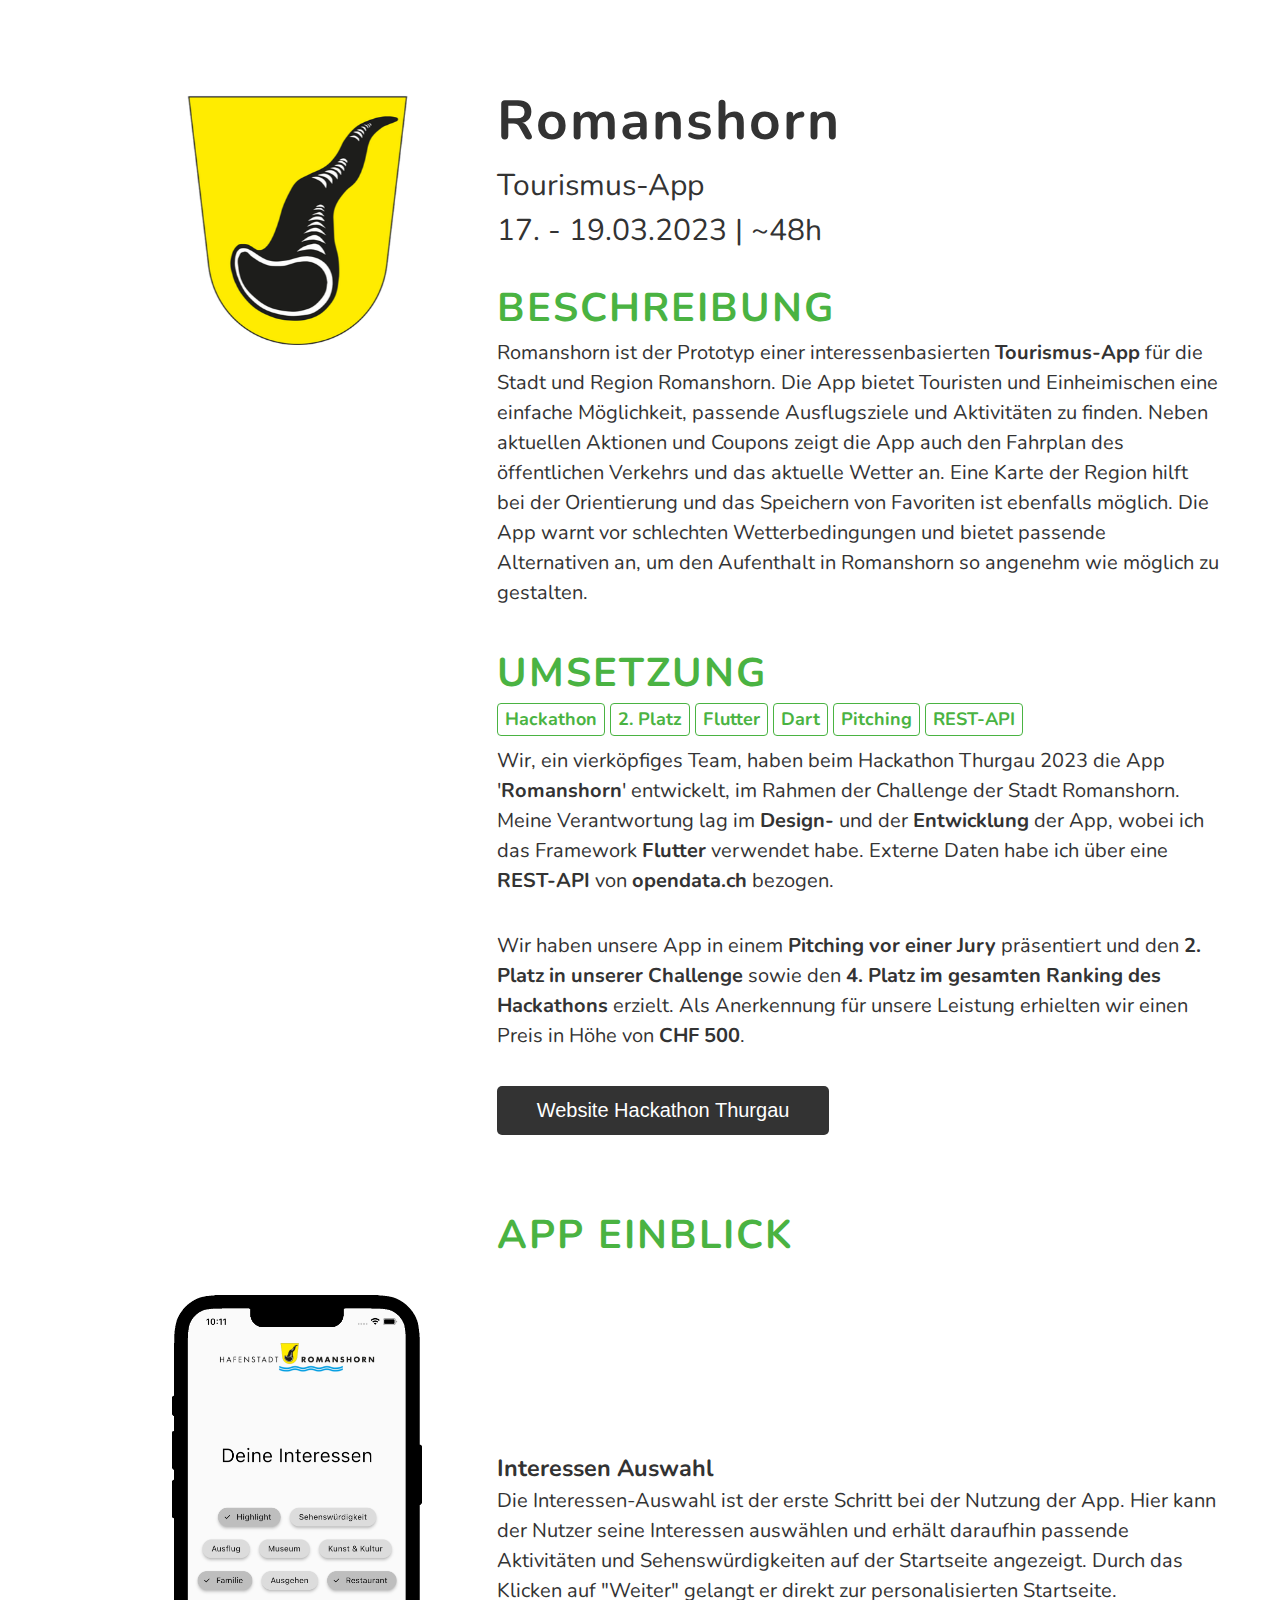
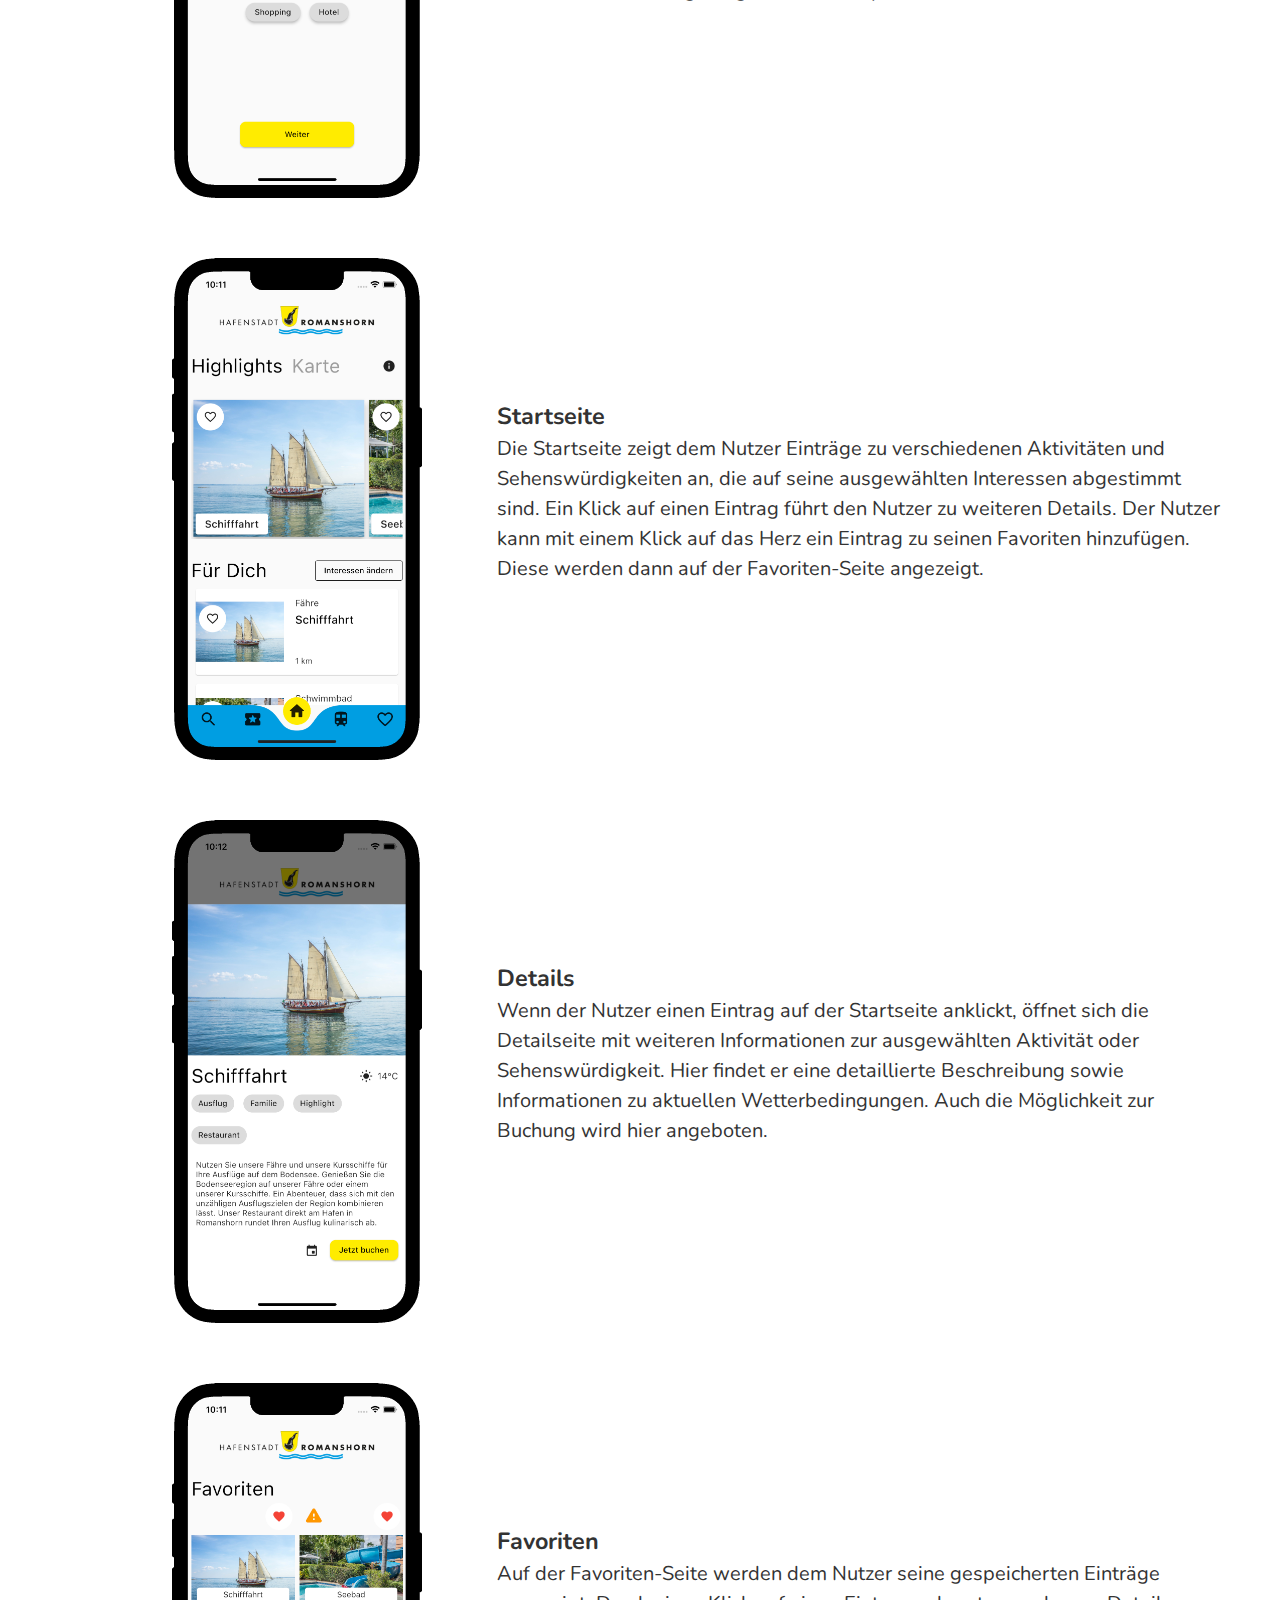
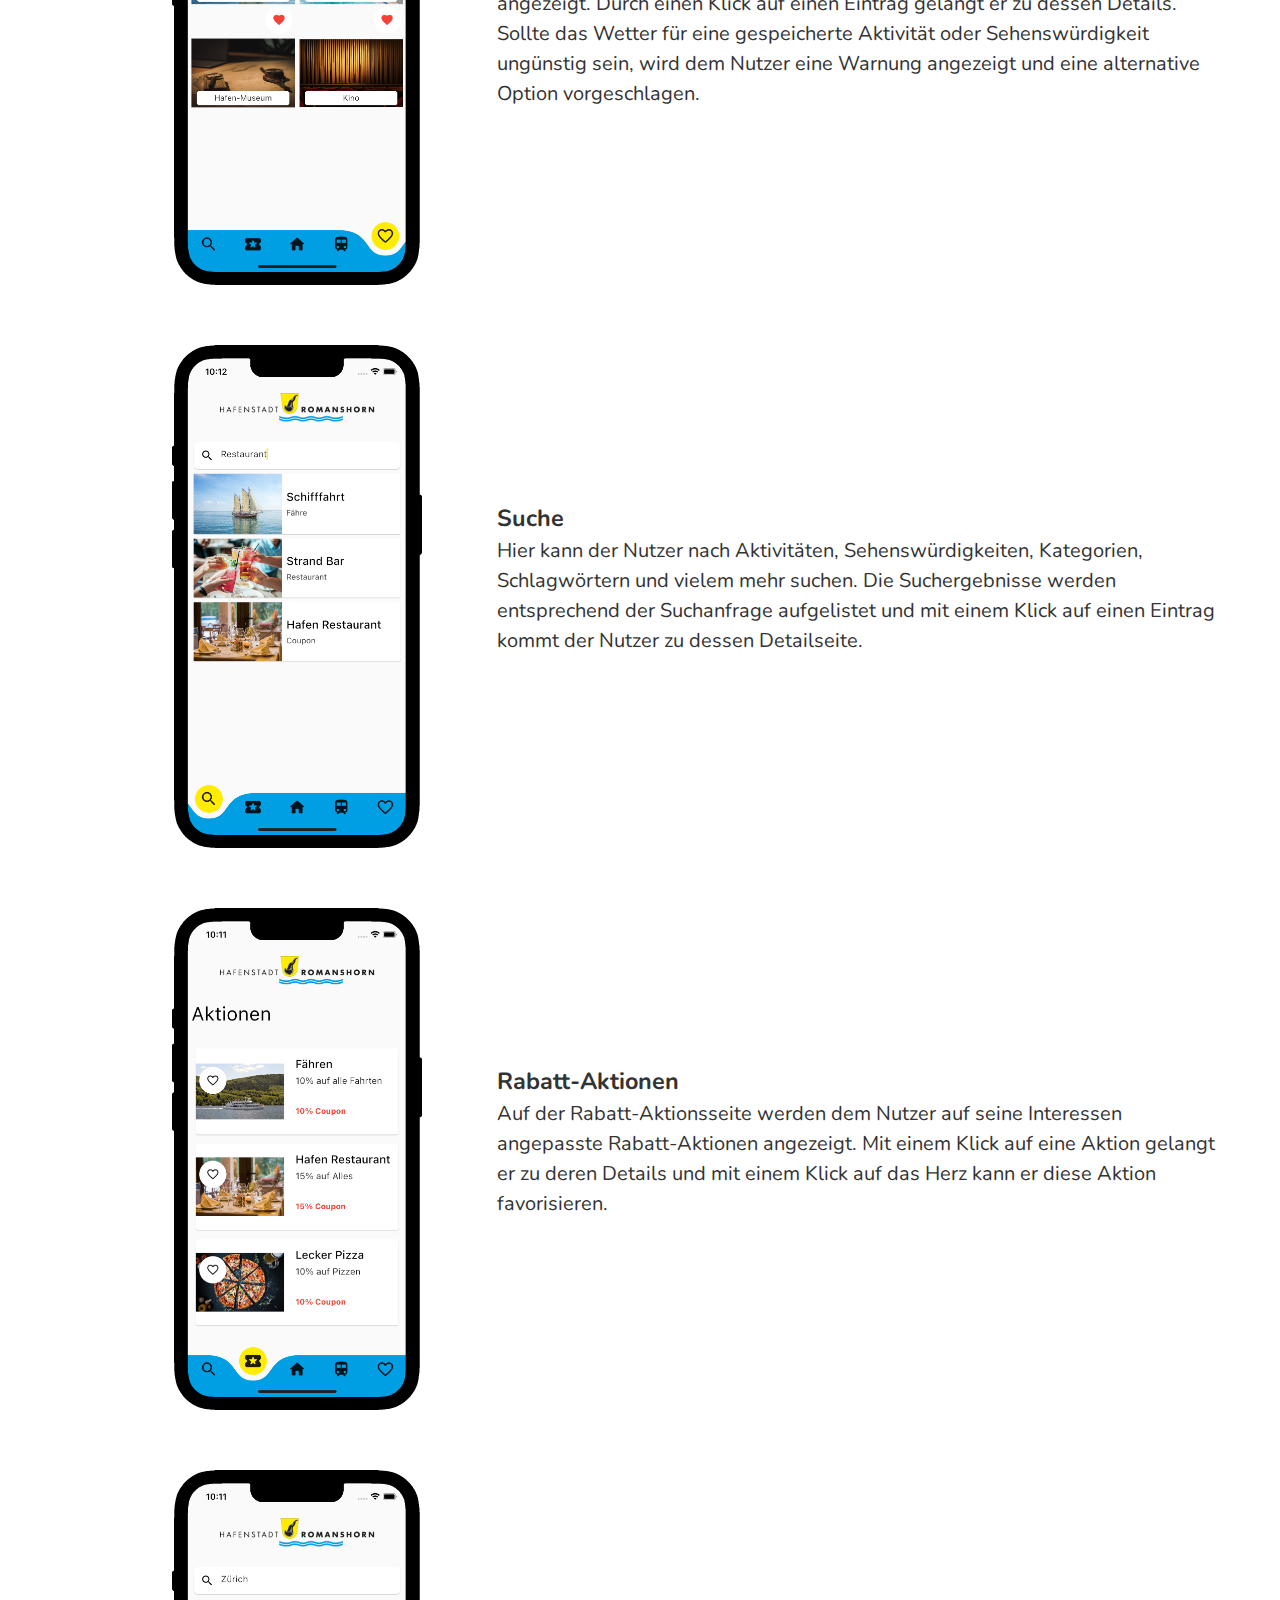
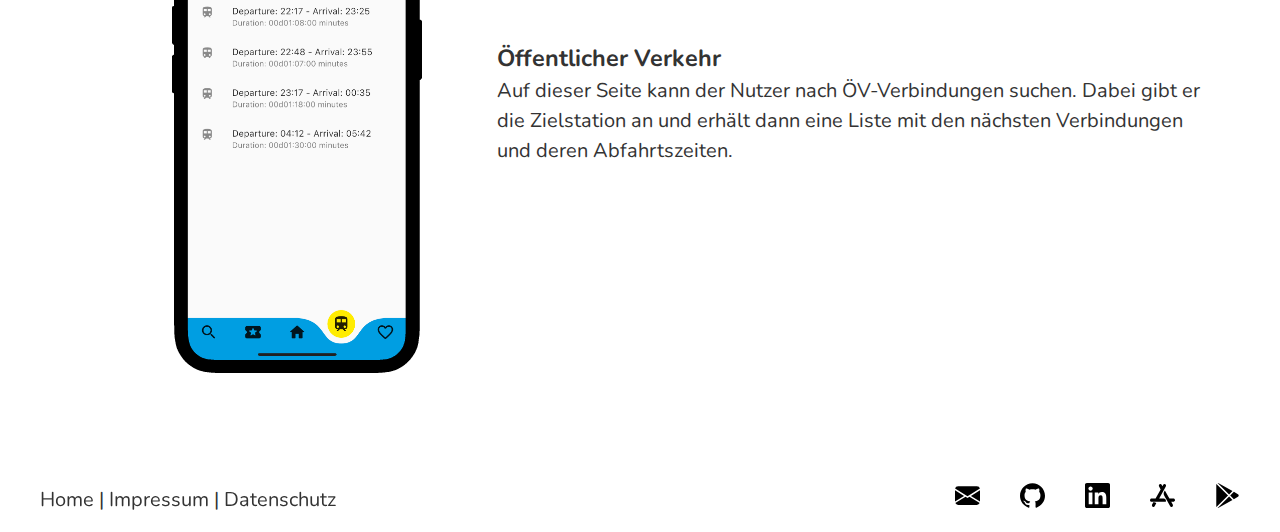
<file: projects/romanshorn.html>
<!DOCTYPE html>
<html lang="de">
<head>
    <meta charset="UTF-8">
    <meta content="width=device-width,initial-scale=1" name="viewport">

    <title>Ottenhaus | Romanshorn</title>
    <link href="../assets/stylesheets/style.css" rel="stylesheet">
    <link href="../assets/stylesheets/project-details.css" rel="stylesheet">

    <link href="/favicon.ico" rel="icon">
    <link rel="icon" type="image/png" sizes="32x32" href="/favicon-32x32.png">
    <link rel="icon" type="image/png" sizes="16x16" href="/favicon-16x16.png">
    <meta name="msapplication-TileColor" content="#da532c">
    <meta name="theme-color" content="#ffffff">
</head>
<body class="project-details">

<div class="container">
    <section class="wrapper">
        <img class="project-logo" src="../assets/img/hackathons/rh/rh-logo.png" alt="Romanshorn Tourismus-App Logo">
        <div>
            <h1>Romanshorn</h1>
            <p class="subtitle">Tourismus-App<br>17. - 19.03.2023 | ~48h</p>
            <h2>Beschreibung</h2>
            <p>
                Romanshorn ist der Prototyp einer interessenbasierten <strong>Tourismus-App</strong> für die Stadt und
                Region Romanshorn. Die App bietet
                Touristen und Einheimischen eine einfache Möglichkeit, passende Ausflugsziele und Aktivitäten zu finden.
                Neben aktuellen Aktionen und Coupons zeigt die App auch den Fahrplan des öffentlichen Verkehrs und das
                aktuelle Wetter an. Eine Karte der Region hilft bei der Orientierung und das Speichern von Favoriten ist
                ebenfalls möglich. Die App warnt vor schlechten Wetterbedingungen und bietet passende Alternativen an,
                um den Aufenthalt in Romanshorn so angenehm wie möglich zu gestalten.
            </p>
            <h2>Umsetzung</h2>
            <div class="project-used">
                <span class="project-used-item">Hackathon</span>
                <span class="project-used-item">2. Platz</span>
                <span class="project-used-item">Flutter</span>
                <span class="project-used-item">Dart</span>
                <span class="project-used-item">Pitching</span>
                <span class="project-used-item">REST-API</span>
            </div>
            <p>
                Wir, ein vierköpfiges Team, haben beim Hackathon Thurgau 2023 die App '<strong>Romanshorn</strong>'
                entwickelt, im Rahmen der Challenge der Stadt Romanshorn. Meine Verantwortung lag im
                <strong>Design-</strong> und der <strong>Entwicklung</strong> der App, wobei ich das Framework <strong>Flutter</strong>
                verwendet habe. Externe Daten habe ich über eine <strong>REST-API</strong> von
                <strong>opendata.ch</strong> bezogen.
            </p>
            <p>
                Wir haben unsere App in einem <strong>Pitching vor einer Jury</strong> präsentiert und den <strong>2.
                Platz in unserer Challenge</strong> sowie den <strong>4. Platz im gesamten Ranking des
                Hackathons</strong> erzielt. Als Anerkennung für unsere Leistung erhielten wir einen Preis in Höhe von
                <strong>CHF 500</strong>.
            </p>

            <div class="project-used project-links">
                <a href="https://hackathon-thurgau.ch/" rel="noopener noreferrer" target="_blank">
                    <button>Website Hackathon Thurgau</button>
                </a>
            </div>

        </div>
    </section>

    <section class="gallery">

        <div class="wrapper section-heading">
            <div></div>
            <h2>App Einblick</h2>
        </div>


        <div>
            <div class="wrapper">
                <img src="../assets/img/hackathons/rh/deInterests.png" alt="Interest Selection Page">

                <div class="gallery-text">
                    <h3>Interessen Auswahl</h3>
                    <p>
                        Die Interessen-Auswahl ist der erste Schritt bei der Nutzung der App. Hier kann der Nutzer seine
                        Interessen auswählen und erhält daraufhin passende Aktivitäten und Sehenswürdigkeiten auf der
                        Startseite angezeigt. Durch das Klicken auf "Weiter" gelangt er direkt zur personalisierten
                        Startseite.
                    </p>
                </div>
            </div>

            <div class="wrapper">
                <img src="../assets/img/hackathons/rh/deStart.png" alt="Start Page">

                <div class="gallery-text">
                    <h3>Startseite</h3>
                    <p>
                        Die Startseite zeigt dem Nutzer Einträge zu verschiedenen Aktivitäten und Sehenswürdigkeiten an,
                        die auf seine ausgewählten Interessen abgestimmt sind. Ein Klick auf einen Eintrag führt den
                        Nutzer zu weiteren Details.
                        Der Nutzer kann mit
                        einem Klick auf das Herz ein Eintrag zu seinen Favoriten hinzufügen. Diese werden dann auf der
                        Favoriten-Seite angezeigt.
                    </p>
                </div>
            </div>

            <div class="wrapper">
                <img src="../assets/img/hackathons/rh/deDetails.png" alt="Details Page">

                <div class="gallery-text">
                    <h3>Details</h3>
                    <p>
                        Wenn der Nutzer einen Eintrag auf der Startseite anklickt, öffnet sich die Detailseite mit
                        weiteren Informationen zur ausgewählten Aktivität oder Sehenswürdigkeit. Hier findet er eine
                        detaillierte Beschreibung sowie Informationen zu aktuellen Wetterbedingungen. Auch die
                        Möglichkeit zur Buchung wird hier angeboten.
                    </p>
                </div>
            </div>

            <div class="wrapper">
                <img src="../assets/img/hackathons/rh/deFavourites.png" alt="Favourites Page">

                <div class="gallery-text">
                    <h3>Favoriten</h3>
                    <p>
                        Auf der Favoriten-Seite werden dem Nutzer seine gespeicherten Einträge angezeigt. Durch einen
                        Klick auf einen Eintrag gelangt er zu dessen Details. Sollte das Wetter für eine gespeicherte
                        Aktivität oder Sehenswürdigkeit ungünstig sein, wird dem Nutzer eine Warnung angezeigt und eine
                        alternative Option vorgeschlagen.
                    </p>
                </div>
            </div>

            <div class="wrapper">
                <img src="../assets/img/hackathons/rh/deSearch.png" alt="Search Page">

                <div class="gallery-text">
                    <h3>Suche</h3>
                    <p>
                        Hier kann der Nutzer nach Aktivitäten, Sehenswürdigkeiten, Kategorien, Schlagwörtern
                        und vielem mehr suchen. Die Suchergebnisse werden entsprechend der Suchanfrage aufgelistet und
                        mit einem Klick auf einen Eintrag kommt der Nutzer zu dessen Detailseite.
                    </p>
                </div>
            </div>

            <div class="wrapper">
                <img src="../assets/img/hackathons/rh/deActions.png" alt="Actions Page">

                <div class="gallery-text">
                    <h3>Rabatt-Aktionen</h3>
                    <p>
                        Auf der Rabatt-Aktionsseite werden dem Nutzer auf seine Interessen angepasste Rabatt-Aktionen
                        angezeigt. Mit einem Klick auf eine Aktion gelangt er zu deren Details und mit einem Klick auf
                        das Herz kann er diese Aktion favorisieren.
                    </p>
                </div>
            </div>

            <div class="wrapper">
                <img src="../assets/img/hackathons/rh/deTrain.png" alt="Train Page">

                <div class="gallery-text">
                    <h3>Öffentlicher Verkehr</h3>
                    <p>
                        Auf dieser Seite kann der Nutzer nach ÖV-Verbindungen suchen. Dabei gibt er die
                        Zielstation an und erhält dann eine Liste mit den nächsten Verbindungen und deren
                        Abfahrtszeiten.
                    </p>
                </div>
            </div>
        </div>

    </section>

</div>

<footer class="footer">
    <div class="footer-left">
        <p>
            <a href="../index.html" rel="noopener noreferrer" title="Home">Home</a>
            <span>|</span>
            <a href="../legal-notice.html" rel="noopener noreferrer" title="Impressum">
                Impressum
            </a>
            <span>|</span>
            <a href="../privacy-policy.html" rel="noopener noreferrer" title="Datenschutz">
                Datenschutz
            </a>
        </p>
    </div>
    <div class="footer-right">
        <a href="mailto:christian@ottenhaus.com" rel="noopener noreferrer" target="_blank" title="email">
            <svg xmlns="http://www.w3.org/2000/svg" width="16" height="16" viewBox="0 0 16 16">
                <path d="M.05 3.555A2 2 0 0 1 2 2h12a2 2 0 0 1 1.95 1.555L8 8.414.05 3.555ZM0 4.697v7.104l5.803-3.558L0 4.697ZM6.761 8.83l-6.57 4.027A2 2 0 0 0 2 14h12a2 2 0 0 0 1.808-1.144l-6.57-4.027L8 9.586l-1.239-.757Zm3.436-.586L16 11.801V4.697l-5.803 3.546Z"/>
            </svg>
        </a>
        <a href="https://github.com/talionderhobbit" rel="noopener noreferrer" target="_blank" title="github">
            <svg role="img" viewBox="0 0 24 24" xmlns="http://www.w3.org/2000/svg"><title>GitHub</title>
                <path d="M12 .297c-6.63 0-12 5.373-12 12 0 5.303 3.438 9.8 8.205 11.385.6.113.82-.258.82-.577 0-.285-.01-1.04-.015-2.04-3.338.724-4.042-1.61-4.042-1.61C4.422 18.07 3.633 17.7 3.633 17.7c-1.087-.744.084-.729.084-.729 1.205.084 1.838 1.236 1.838 1.236 1.07 1.835 2.809 1.305 3.495.998.108-.776.417-1.305.76-1.605-2.665-.3-5.466-1.332-5.466-5.93 0-1.31.465-2.38 1.235-3.22-.135-.303-.54-1.523.105-3.176 0 0 1.005-.322 3.3 1.23.96-.267 1.98-.399 3-.405 1.02.006 2.04.138 3 .405 2.28-1.552 3.285-1.23 3.285-1.23.645 1.653.24 2.873.12 3.176.765.84 1.23 1.91 1.23 3.22 0 4.61-2.805 5.625-5.475 5.92.42.36.81 1.096.81 2.22 0 1.606-.015 2.896-.015 3.286 0 .315.21.69.825.57C20.565 22.092 24 17.592 24 12.297c0-6.627-5.373-12-12-12"/>
            </svg>
        </a>
        <a href="https://www.linkedin.com/in/ottenhaus/" rel="noopener noreferrer" target="_blank" title="LinkedIn">
            <svg role="img" viewBox="0 0 24 24" xmlns="http://www.w3.org/2000/svg"><title>LinkedIn</title>
                <path d="M20.447 20.452h-3.554v-5.569c0-1.328-.027-3.037-1.852-3.037-1.853 0-2.136 1.445-2.136 2.939v5.667H9.351V9h3.414v1.561h.046c.477-.9 1.637-1.85 3.37-1.85 3.601 0 4.267 2.37 4.267 5.455v6.286zM5.337 7.433c-1.144 0-2.063-.926-2.063-2.065 0-1.138.92-2.063 2.063-2.063 1.14 0 2.064.925 2.064 2.063 0 1.139-.925 2.065-2.064 2.065zm1.782 13.019H3.555V9h3.564v11.452zM22.225 0H1.771C.792 0 0 .774 0 1.729v20.542C0 23.227.792 24 1.771 24h20.451C23.2 24 24 23.227 24 22.271V1.729C24 .774 23.2 0 22.222 0h.003z"/>
            </svg>
        </a>
        <a href="https://apps.apple.com/us/developer/christian-ottenhaus/id1591285939" rel="noopener noreferrer"
           target="_blank" title="AppStore">
            <svg role="img" viewBox="0 0 24 24" xmlns="http://www.w3.org/2000/svg"><title>App Store</title>
                <path d="M8.8086 14.9194l6.1107-11.0368c.0837-.1513.1682-.302.2437-.4584.0685-.142.1267-.2854.1646-.4403.0803-.3259.0588-.6656-.066-.9767-.1238-.3095-.3417-.5678-.6201-.7355a1.4175 1.4175 0 0 0-.921-.1924c-.3207.043-.6135.1935-.8443.4288-.1094.1118-.1996.2361-.2832.369-.092.1463-.175.2979-.259.4492l-.3864.6979-.3865-.6979c-.0837-.1515-.1667-.303-.2587-.4492-.0837-.1329-.1739-.2572-.2835-.369-.2305-.2353-.5233-.3857-.844-.429a1.4181 1.4181 0 0 0-.921.1926c-.2784.1677-.4964.426-.6203.7355-.1246.311-.1461.6508-.066.9767.038.155.0962.2984.1648.4403.0753.1564.1598.307.2437.4584l1.248 2.2543-4.8625 8.7825H2.0295c-.1676 0-.3351-.0007-.5026.0092-.1522.009-.3004.0284-.448.0714-.3108.0906-.5822.2798-.7783.548-.195.2665-.3006.5929-.3006.9279 0 .3352.1057.6612.3006.9277.196.2683.4675.4575.7782.548.1477.043.296.0623.4481.0715.1675.01.335.009.5026.009h13.0974c.0171-.0357.059-.1294.1-.2697.415-1.4151-.6156-2.843-2.0347-2.843zM3.113 18.5418l-.7922 1.5008c-.0818.1553-.1644.31-.2384.4705-.067.1458-.124.293-.1611.452-.0785.3346-.0576.6834.0645 1.0029.1212.3175.3346.583.607.7549.2727.172.5891.2416.9013.1975.3139-.044.6005-.1986.8263-.4402.1072-.1148.1954-.2424.2772-.3787.0902-.1503.1714-.3059.2535-.4612L6 19.4636c-.0896-.149-.9473-1.4704-2.887-.9218m20.5861-3.0056a1.4707 1.4707 0 0 0-.779-.5407c-.1476-.0425-.2961-.0616-.4483-.0705-.1678-.0099-.3352-.0091-.503-.0091H18.648l-4.3891-7.817c-.6655.7005-.9632 1.485-1.0773 2.1976-.1655 1.0333.0367 2.0934.546 3.0004l5.2741 9.3933c.084.1494.167.299.2591.4435.0837.131.1739.2537.2836.364.231.2323.5238.3809.8449.4232.3192.0424.643-.0244.9217-.1899.2784-.1653.4968-.4204.621-.7257.1246-.3072.146-.6425.0658-.9641-.0381-.1529-.0962-.2945-.165-.4346-.0753-.1543-.1598-.303-.2438-.4524l-1.216-2.1662h1.596c.1677 0 .3351.0009.5029-.009.1522-.009.3007-.028.4483-.0705a1.4707 1.4707 0 0 0 .779-.5407A1.5386 1.5386 0 0 0 24 16.452a1.539 1.539 0 0 0-.3009-.9158Z"/>
            </svg>
        </a>
        <a href="https://play.google.com/store/apps/dev?id=7178077246008959731" rel="noopener noreferrer"
           target="_blank"
           title="Google Play">
            <svg role="img" viewBox="0 0 24 24" xmlns="http://www.w3.org/2000/svg"><title>Google Play</title>
                <path d="M22.018 13.298l-3.919 2.218-3.515-3.493 3.543-3.521 3.891 2.202a1.49 1.49 0 0 1 0 2.594zM1.337.924a1.486 1.486 0 0 0-.112.568v21.017c0 .217.045.419.124.6l11.155-11.087L1.337.924zm12.207 10.065l3.258-3.238L3.45.195a1.466 1.466 0 0 0-.946-.179l11.04 10.973zm0 2.067l-11 10.933c.298.036.612-.016.906-.183l13.324-7.54-3.23-3.21z"/>
            </svg>
        </a>
    </div>
</footer>

</body>
</html>
</file>
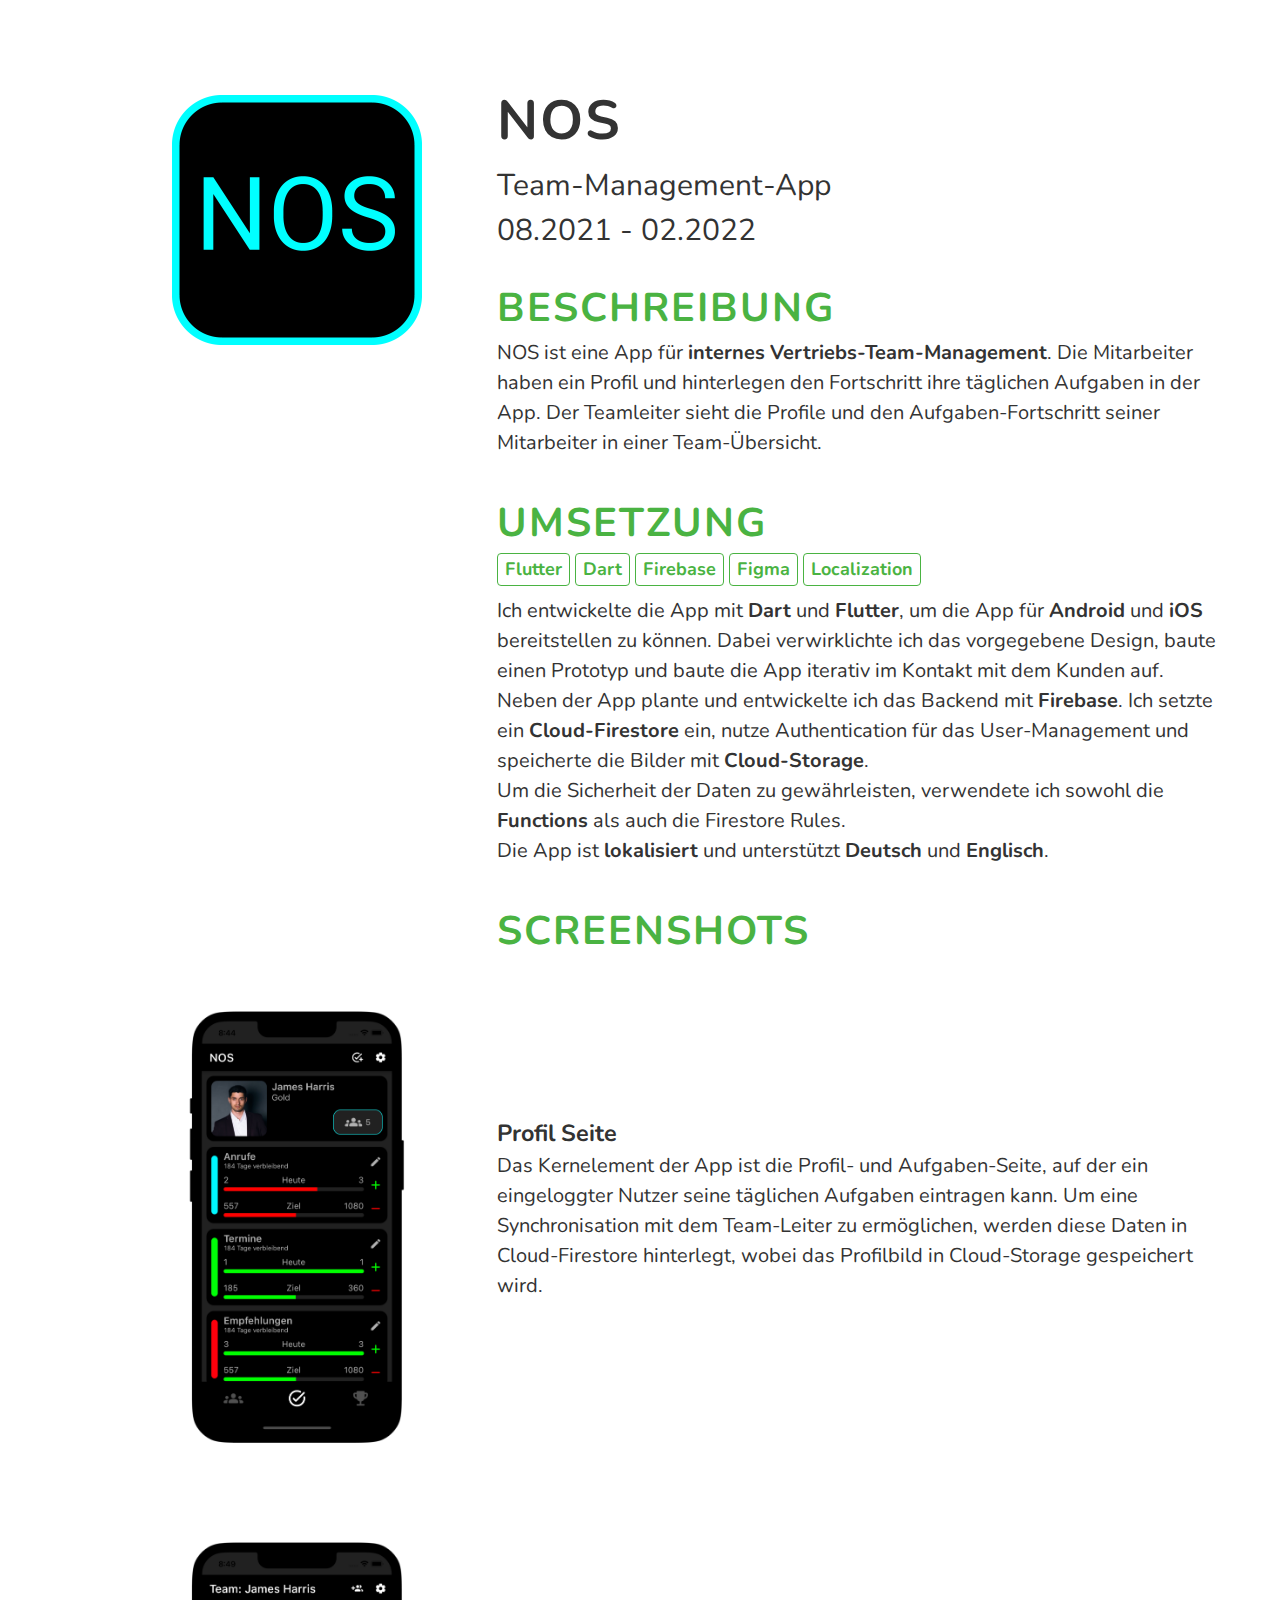
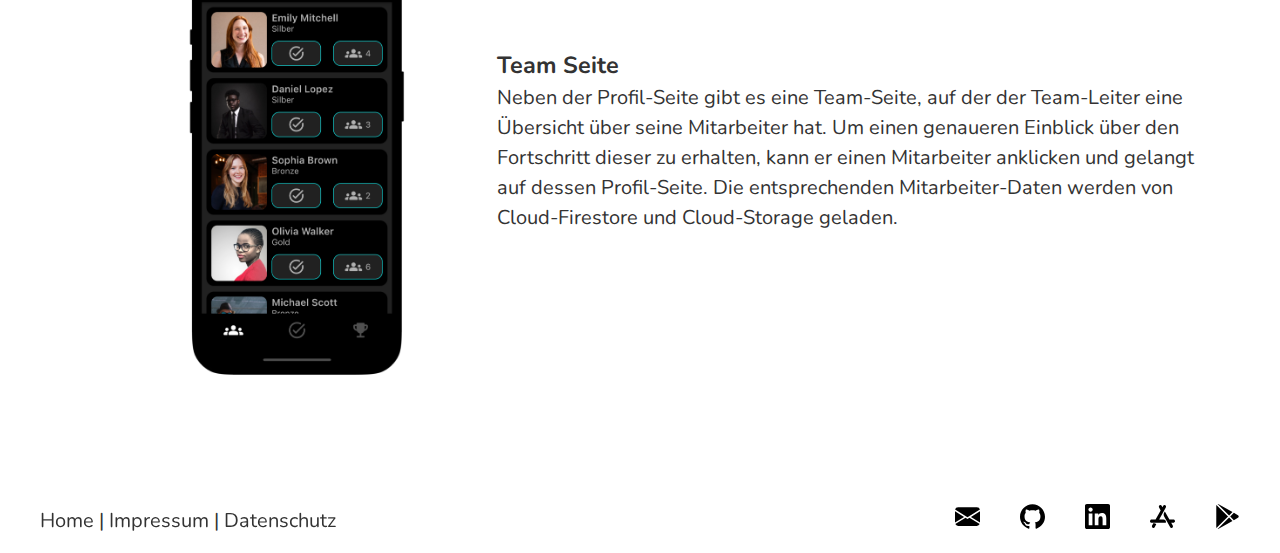
<file: projects/tma.html>
<!DOCTYPE html>
<html lang="de">
<head>
    <meta charset="UTF-8">
    <meta content="width=device-width,initial-scale=1" name="viewport">

    <title>Ottenhaus | NOS</title>
    <link href="../assets/stylesheets/style.css" rel="stylesheet">
    <link href="../assets/stylesheets/project-details.css" rel="stylesheet">

    <link href="/favicon.ico" rel="icon">
    <link rel="icon" type="image/png" sizes="32x32" href="/favicon-32x32.png">
    <link rel="icon" type="image/png" sizes="16x16" href="/favicon-16x16.png">
    <meta name="msapplication-TileColor" content="#da532c">
    <meta name="theme-color" content="#ffffff">
</head>
<body class="project-details">

<div class="container">
    <section class="wrapper">
        <img class="project-logo" src="../assets/img/tma/tma-logo.png" alt="Team-Management-App Logo">
        <div>
            <h1>NOS</h1>
            <p class="subtitle">Team-Management-App<br>08.2021 - 02.2022</p>
            <h2>Beschreibung</h2>
            <p>
                NOS ist eine App für <strong>internes Vertriebs-Team-Management</strong>. Die Mitarbeiter haben ein
                Profil und hinterlegen den Fortschritt ihre täglichen Aufgaben in der App. Der Teamleiter sieht die
                Profile und den Aufgaben-Fortschritt seiner Mitarbeiter in einer Team-Übersicht.
            </p>
            <h2>Umsetzung</h2>
            <div class="project-used">
                <span class="project-used-item">Flutter</span>
                <span class="project-used-item">Dart</span>
                <span class="project-used-item">Firebase</span>
                <span class="project-used-item">Figma</span>
                <span class="project-used-item">Localization</span>
            </div>
            <p>
                Ich entwickelte die App mit <strong>Dart</strong> und <strong>Flutter</strong>, um die App für
                <strong>Android</strong> und <strong>iOS</strong> bereitstellen zu können. Dabei verwirklichte ich
                das vorgegebene Design, baute einen Prototyp und baute die App iterativ im Kontakt mit dem Kunden
                auf. <br>
                Neben der App plante und entwickelte ich das Backend mit <strong>Firebase</strong>. Ich setzte
                ein <strong>Cloud-Firestore</strong> ein, nutze Authentication für das User-Management und speicherte
                die Bilder mit <strong>Cloud-Storage</strong>. <br>
                Um die Sicherheit der Daten zu gewährleisten, verwendete ich sowohl die <strong>Functions</strong> als
                auch die Firestore Rules. <br>
                Die App ist <strong>lokalisiert</strong> und unterstützt <strong>Deutsch</strong> und
                <strong>Englisch</strong>. <br>
            </p>
        </div>
    </section>

    <section class="gallery">

        <div class="wrapper section-heading">
            <div></div>
            <h2>Screenshots</h2>
        </div>


        <div>
            <div class="wrapper">
                <img src="../assets/img/tma/deProfile.png" alt="Team-Management-App Profile Page">

                <div class="gallery-text">
                    <h3>Profil Seite</h3>
                    <p>
                        Das Kernelement der App ist die Profil- und Aufgaben-Seite, auf der ein eingeloggter Nutzer
                        seine täglichen Aufgaben eintragen kann. Um eine Synchronisation mit dem Team-Leiter zu
                        ermöglichen, werden diese Daten in Cloud-Firestore hinterlegt, wobei das Profilbild in
                        Cloud-Storage gespeichert wird.

                    </p>
                </div>
            </div>

            <div class="wrapper">
                <img src="../assets/img/tma/deTeam.png" alt="Team-Management-App Team Page">

                <div class="gallery-text">
                    <h3>Team Seite</h3>
                    <p>
                        Neben der Profil-Seite gibt es eine Team-Seite, auf der der Team-Leiter eine Übersicht über
                        seine Mitarbeiter hat. Um einen genaueren Einblick über den Fortschritt dieser zu erhalten, kann
                        er einen Mitarbeiter anklicken und gelangt auf dessen Profil-Seite. Die entsprechenden
                        Mitarbeiter-Daten werden von Cloud-Firestore und Cloud-Storage geladen.
                    </p>
                </div>
            </div>
        </div>

    </section>

</div>

<footer class="footer">
    <div class="footer-left">
        <p>
            <a href="../index.html" rel="noopener noreferrer" title="Home">Home</a>
            <span>|</span>
            <a href="../legal-notice.html" rel="noopener noreferrer" title="Impressum">
                Impressum
            </a>
            <span>|</span>
            <a href="../privacy-policy.html" rel="noopener noreferrer" title="Datenschutz">
                Datenschutz
            </a>
        </p>
    </div>
    <div class="footer-right">
        <a href="mailto:christian@ottenhaus.com" rel="noopener noreferrer" target="_blank" title="email">
            <svg xmlns="http://www.w3.org/2000/svg" width="16" height="16" viewBox="0 0 16 16">
                <path d="M.05 3.555A2 2 0 0 1 2 2h12a2 2 0 0 1 1.95 1.555L8 8.414.05 3.555ZM0 4.697v7.104l5.803-3.558L0 4.697ZM6.761 8.83l-6.57 4.027A2 2 0 0 0 2 14h12a2 2 0 0 0 1.808-1.144l-6.57-4.027L8 9.586l-1.239-.757Zm3.436-.586L16 11.801V4.697l-5.803 3.546Z"/>
            </svg>
        </a>
        <a href="https://github.com/talionderhobbit" rel="noopener noreferrer" target="_blank" title="github">
            <svg role="img" viewBox="0 0 24 24" xmlns="http://www.w3.org/2000/svg"><title>GitHub</title>
                <path d="M12 .297c-6.63 0-12 5.373-12 12 0 5.303 3.438 9.8 8.205 11.385.6.113.82-.258.82-.577 0-.285-.01-1.04-.015-2.04-3.338.724-4.042-1.61-4.042-1.61C4.422 18.07 3.633 17.7 3.633 17.7c-1.087-.744.084-.729.084-.729 1.205.084 1.838 1.236 1.838 1.236 1.07 1.835 2.809 1.305 3.495.998.108-.776.417-1.305.76-1.605-2.665-.3-5.466-1.332-5.466-5.93 0-1.31.465-2.38 1.235-3.22-.135-.303-.54-1.523.105-3.176 0 0 1.005-.322 3.3 1.23.96-.267 1.98-.399 3-.405 1.02.006 2.04.138 3 .405 2.28-1.552 3.285-1.23 3.285-1.23.645 1.653.24 2.873.12 3.176.765.84 1.23 1.91 1.23 3.22 0 4.61-2.805 5.625-5.475 5.92.42.36.81 1.096.81 2.22 0 1.606-.015 2.896-.015 3.286 0 .315.21.69.825.57C20.565 22.092 24 17.592 24 12.297c0-6.627-5.373-12-12-12"/>
            </svg>
        </a>
        <a href="https://www.linkedin.com/in/ottenhaus/" rel="noopener noreferrer" target="_blank" title="LinkedIn">
            <svg role="img" viewBox="0 0 24 24" xmlns="http://www.w3.org/2000/svg"><title>LinkedIn</title>
                <path d="M20.447 20.452h-3.554v-5.569c0-1.328-.027-3.037-1.852-3.037-1.853 0-2.136 1.445-2.136 2.939v5.667H9.351V9h3.414v1.561h.046c.477-.9 1.637-1.85 3.37-1.85 3.601 0 4.267 2.37 4.267 5.455v6.286zM5.337 7.433c-1.144 0-2.063-.926-2.063-2.065 0-1.138.92-2.063 2.063-2.063 1.14 0 2.064.925 2.064 2.063 0 1.139-.925 2.065-2.064 2.065zm1.782 13.019H3.555V9h3.564v11.452zM22.225 0H1.771C.792 0 0 .774 0 1.729v20.542C0 23.227.792 24 1.771 24h20.451C23.2 24 24 23.227 24 22.271V1.729C24 .774 23.2 0 22.222 0h.003z"/>
            </svg>
        </a>
        <a href="https://apps.apple.com/us/developer/christian-ottenhaus/id1591285939" rel="noopener noreferrer"
           target="_blank" title="AppStore">
            <svg role="img" viewBox="0 0 24 24" xmlns="http://www.w3.org/2000/svg"><title>App Store</title>
                <path d="M8.8086 14.9194l6.1107-11.0368c.0837-.1513.1682-.302.2437-.4584.0685-.142.1267-.2854.1646-.4403.0803-.3259.0588-.6656-.066-.9767-.1238-.3095-.3417-.5678-.6201-.7355a1.4175 1.4175 0 0 0-.921-.1924c-.3207.043-.6135.1935-.8443.4288-.1094.1118-.1996.2361-.2832.369-.092.1463-.175.2979-.259.4492l-.3864.6979-.3865-.6979c-.0837-.1515-.1667-.303-.2587-.4492-.0837-.1329-.1739-.2572-.2835-.369-.2305-.2353-.5233-.3857-.844-.429a1.4181 1.4181 0 0 0-.921.1926c-.2784.1677-.4964.426-.6203.7355-.1246.311-.1461.6508-.066.9767.038.155.0962.2984.1648.4403.0753.1564.1598.307.2437.4584l1.248 2.2543-4.8625 8.7825H2.0295c-.1676 0-.3351-.0007-.5026.0092-.1522.009-.3004.0284-.448.0714-.3108.0906-.5822.2798-.7783.548-.195.2665-.3006.5929-.3006.9279 0 .3352.1057.6612.3006.9277.196.2683.4675.4575.7782.548.1477.043.296.0623.4481.0715.1675.01.335.009.5026.009h13.0974c.0171-.0357.059-.1294.1-.2697.415-1.4151-.6156-2.843-2.0347-2.843zM3.113 18.5418l-.7922 1.5008c-.0818.1553-.1644.31-.2384.4705-.067.1458-.124.293-.1611.452-.0785.3346-.0576.6834.0645 1.0029.1212.3175.3346.583.607.7549.2727.172.5891.2416.9013.1975.3139-.044.6005-.1986.8263-.4402.1072-.1148.1954-.2424.2772-.3787.0902-.1503.1714-.3059.2535-.4612L6 19.4636c-.0896-.149-.9473-1.4704-2.887-.9218m20.5861-3.0056a1.4707 1.4707 0 0 0-.779-.5407c-.1476-.0425-.2961-.0616-.4483-.0705-.1678-.0099-.3352-.0091-.503-.0091H18.648l-4.3891-7.817c-.6655.7005-.9632 1.485-1.0773 2.1976-.1655 1.0333.0367 2.0934.546 3.0004l5.2741 9.3933c.084.1494.167.299.2591.4435.0837.131.1739.2537.2836.364.231.2323.5238.3809.8449.4232.3192.0424.643-.0244.9217-.1899.2784-.1653.4968-.4204.621-.7257.1246-.3072.146-.6425.0658-.9641-.0381-.1529-.0962-.2945-.165-.4346-.0753-.1543-.1598-.303-.2438-.4524l-1.216-2.1662h1.596c.1677 0 .3351.0009.5029-.009.1522-.009.3007-.028.4483-.0705a1.4707 1.4707 0 0 0 .779-.5407A1.5386 1.5386 0 0 0 24 16.452a1.539 1.539 0 0 0-.3009-.9158Z"/>
            </svg>
        </a>
        <a href="https://play.google.com/store/apps/dev?id=7178077246008959731" rel="noopener noreferrer"
           target="_blank"
           title="Google Play">
            <svg role="img" viewBox="0 0 24 24" xmlns="http://www.w3.org/2000/svg"><title>Google Play</title>
                <path d="M22.018 13.298l-3.919 2.218-3.515-3.493 3.543-3.521 3.891 2.202a1.49 1.49 0 0 1 0 2.594zM1.337.924a1.486 1.486 0 0 0-.112.568v21.017c0 .217.045.419.124.6l11.155-11.087L1.337.924zm12.207 10.065l3.258-3.238L3.45.195a1.466 1.466 0 0 0-.946-.179l11.04 10.973zm0 2.067l-11 10.933c.298.036.612-.016.906-.183l13.324-7.54-3.23-3.21z"/>
            </svg>
        </a>
    </div>
</footer>

</body>
</html>
</file>
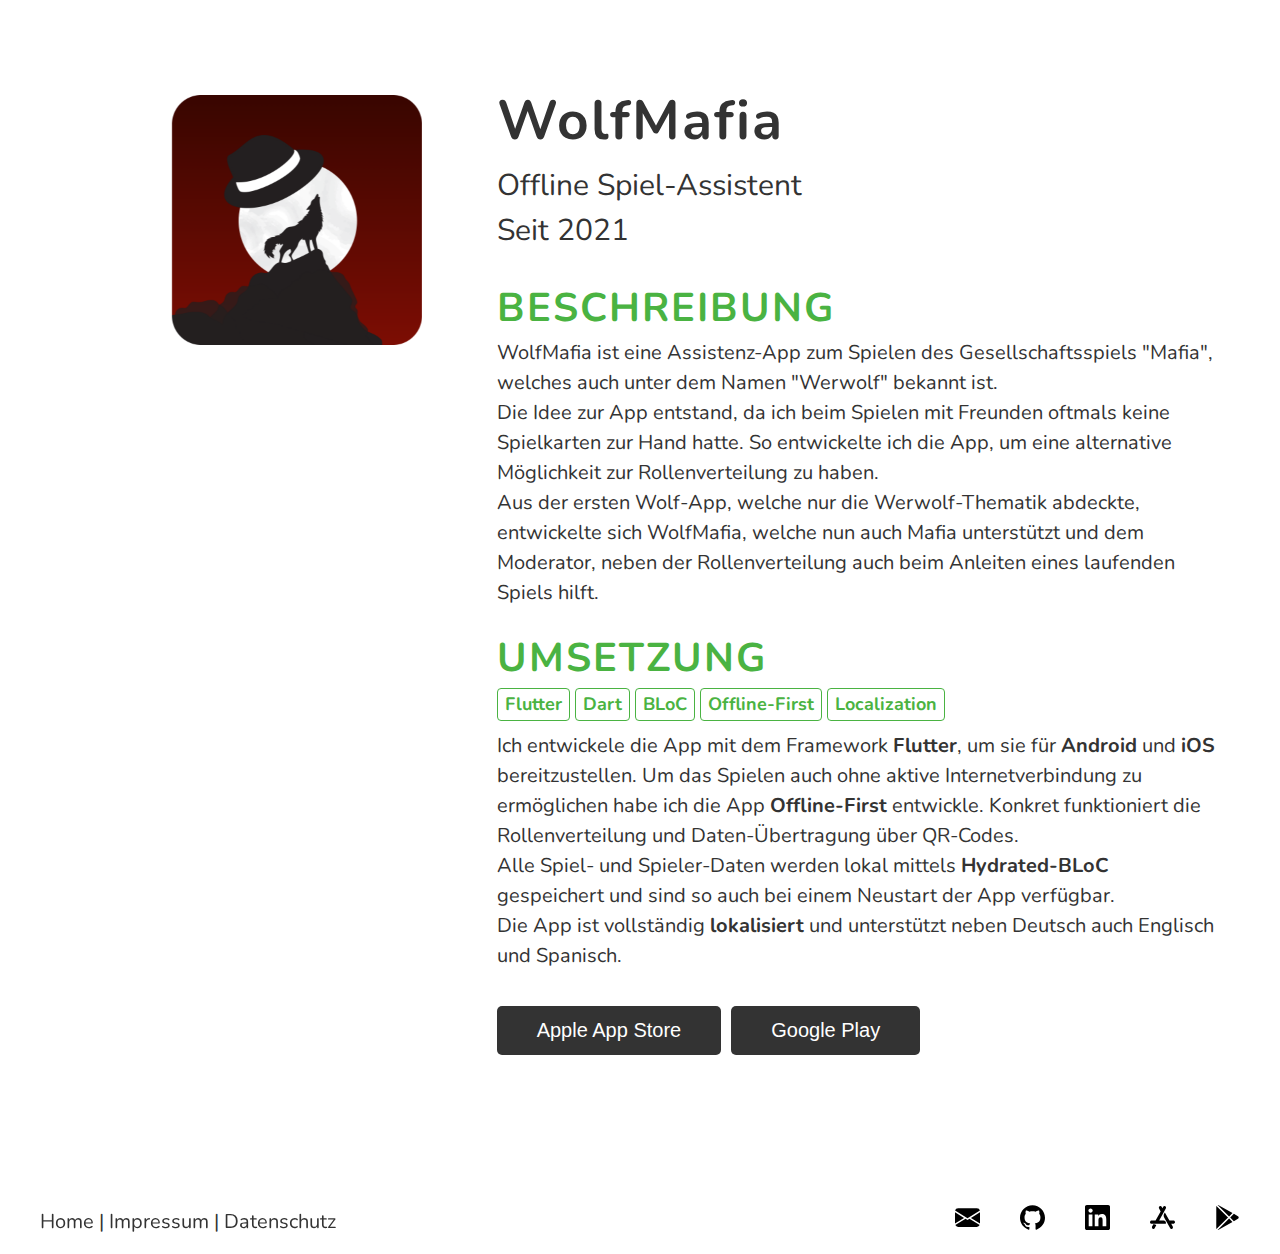
<file: projects/wolfmafia.html>
<!DOCTYPE html>
<html lang="de">
<head>
    <meta charset="UTF-8">
    <meta content="width=device-width,initial-scale=1" name="viewport">

    <title>Ottenhaus | WolfMafia</title>
    <link href="../assets/stylesheets/style.css" rel="stylesheet">
    <link href="../assets/stylesheets/project-details.css" rel="stylesheet">

    <link href="/favicon.ico" rel="icon">
    <link rel="icon" type="image/png" sizes="32x32" href="/favicon-32x32.png">
    <link rel="icon" type="image/png" sizes="16x16" href="/favicon-16x16.png">
    <meta name="msapplication-TileColor" content="#da532c">
    <meta name="theme-color" content="#ffffff">
</head>
<body class="project-details">

<div class="container">
    <section class="wrapper">
        <img class="project-logo" src="../assets/img/projects/wm-logo.png" alt="WolfMafia Companion-App Logo">


        <div>
            <h1>WolfMafia</h1>
            <p class="subtitle">Offline Spiel-Assistent<br>Seit 2021</p>


            <h2>Beschreibung</h2>
            <p id="description-p">
                WolfMafia ist eine Assistenz-App zum Spielen des Gesellschaftsspiels "Mafia", welches auch unter dem
                Namen "Werwolf" bekannt ist. <br>
                Die Idee zur App entstand, da ich beim Spielen mit Freunden oftmals keine Spielkarten zur Hand hatte.
                So entwickelte ich die App, um eine alternative Möglichkeit zur Rollenverteilung zu haben. <br>
                Aus der ersten Wolf-App, welche nur die Werwolf-Thematik abdeckte, entwickelte sich
                WolfMafia, welche nun auch Mafia unterstützt und dem Moderator, neben der Rollenverteilung auch beim
                Anleiten eines laufenden Spiels hilft.
            </p>

            <h2>Umsetzung</h2>
            <div class="project-used">
                <span class="project-used-item">Flutter</span>
                <span class="project-used-item">Dart</span>
                <span class="project-used-item">BLoC</span>
                <span class="project-used-item">Offline-First</span>
                <span class="project-used-item">Localization</span>
            </div>
            <p>
                Ich entwickele die App mit dem Framework <strong>Flutter</strong>, um sie für
                <strong>Android</strong> und <strong>iOS</strong> bereitzustellen. Um das Spielen auch ohne aktive
                Internetverbindung zu ermöglichen habe ich die App <strong>Offline-First</strong> entwickle. Konkret
                funktioniert die Rollenverteilung und Daten-Übertragung über QR-Codes. <br>
                Alle Spiel- und Spieler-Daten werden lokal mittels <strong>Hydrated-BLoC</strong> gespeichert und sind
                so auch bei einem Neustart der App verfügbar. <br>
                Die App ist vollständig <strong>lokalisiert</strong> und unterstützt neben Deutsch auch Englisch und
                Spanisch. <br>
            </p>


            <div class="project-used project-links">
                <a href="https://apps.apple.com/de/app/wolfmafia/id1595972299" rel="noopener noreferrer"
                   target="_blank">
                    <button>Apple App Store</button>
                </a>
                <a href="https://play.google.com/store/apps/details?id=com.ottenhaus.wolf" rel="noopener noreferrer"
                   target="_blank">
                    <button>Google Play</button>
                </a>
            </div>
        </div>
    </section>


</div>

<footer class="footer">
    <div class="footer-left">
        <p>
            <a href="../index.html" rel="noopener noreferrer" title="Home">Home</a>
            <span>|</span>
            <a href="../legal-notice.html" rel="noopener noreferrer" title="Impressum">
                Impressum
            </a>
            <span>|</span>
            <a href="../privacy-policy.html" rel="noopener noreferrer" title="Datenschutz">
                Datenschutz
            </a>
        </p>
    </div>
    <div class="footer-right">
        <a href="mailto:christian@ottenhaus.com" rel="noopener noreferrer" target="_blank" title="email">
            <svg xmlns="http://www.w3.org/2000/svg" width="16" height="16" viewBox="0 0 16 16">
                <path d="M.05 3.555A2 2 0 0 1 2 2h12a2 2 0 0 1 1.95 1.555L8 8.414.05 3.555ZM0 4.697v7.104l5.803-3.558L0 4.697ZM6.761 8.83l-6.57 4.027A2 2 0 0 0 2 14h12a2 2 0 0 0 1.808-1.144l-6.57-4.027L8 9.586l-1.239-.757Zm3.436-.586L16 11.801V4.697l-5.803 3.546Z"/>
            </svg>
        </a>
        <a href="https://github.com/talionderhobbit" rel="noopener noreferrer" target="_blank" title="github">
            <svg role="img" viewBox="0 0 24 24" xmlns="http://www.w3.org/2000/svg"><title>GitHub</title>
                <path d="M12 .297c-6.63 0-12 5.373-12 12 0 5.303 3.438 9.8 8.205 11.385.6.113.82-.258.82-.577 0-.285-.01-1.04-.015-2.04-3.338.724-4.042-1.61-4.042-1.61C4.422 18.07 3.633 17.7 3.633 17.7c-1.087-.744.084-.729.084-.729 1.205.084 1.838 1.236 1.838 1.236 1.07 1.835 2.809 1.305 3.495.998.108-.776.417-1.305.76-1.605-2.665-.3-5.466-1.332-5.466-5.93 0-1.31.465-2.38 1.235-3.22-.135-.303-.54-1.523.105-3.176 0 0 1.005-.322 3.3 1.23.96-.267 1.98-.399 3-.405 1.02.006 2.04.138 3 .405 2.28-1.552 3.285-1.23 3.285-1.23.645 1.653.24 2.873.12 3.176.765.84 1.23 1.91 1.23 3.22 0 4.61-2.805 5.625-5.475 5.92.42.36.81 1.096.81 2.22 0 1.606-.015 2.896-.015 3.286 0 .315.21.69.825.57C20.565 22.092 24 17.592 24 12.297c0-6.627-5.373-12-12-12"/>
            </svg>
        </a>
        <a href="https://www.linkedin.com/in/ottenhaus/" rel="noopener noreferrer" target="_blank" title="LinkedIn">
            <svg role="img" viewBox="0 0 24 24" xmlns="http://www.w3.org/2000/svg"><title>LinkedIn</title>
                <path d="M20.447 20.452h-3.554v-5.569c0-1.328-.027-3.037-1.852-3.037-1.853 0-2.136 1.445-2.136 2.939v5.667H9.351V9h3.414v1.561h.046c.477-.9 1.637-1.85 3.37-1.85 3.601 0 4.267 2.37 4.267 5.455v6.286zM5.337 7.433c-1.144 0-2.063-.926-2.063-2.065 0-1.138.92-2.063 2.063-2.063 1.14 0 2.064.925 2.064 2.063 0 1.139-.925 2.065-2.064 2.065zm1.782 13.019H3.555V9h3.564v11.452zM22.225 0H1.771C.792 0 0 .774 0 1.729v20.542C0 23.227.792 24 1.771 24h20.451C23.2 24 24 23.227 24 22.271V1.729C24 .774 23.2 0 22.222 0h.003z"/>
            </svg>
        </a>
        <a href="https://apps.apple.com/us/developer/christian-ottenhaus/id1591285939" rel="noopener noreferrer"
           target="_blank" title="AppStore">
            <svg role="img" viewBox="0 0 24 24" xmlns="http://www.w3.org/2000/svg"><title>App Store</title>
                <path d="M8.8086 14.9194l6.1107-11.0368c.0837-.1513.1682-.302.2437-.4584.0685-.142.1267-.2854.1646-.4403.0803-.3259.0588-.6656-.066-.9767-.1238-.3095-.3417-.5678-.6201-.7355a1.4175 1.4175 0 0 0-.921-.1924c-.3207.043-.6135.1935-.8443.4288-.1094.1118-.1996.2361-.2832.369-.092.1463-.175.2979-.259.4492l-.3864.6979-.3865-.6979c-.0837-.1515-.1667-.303-.2587-.4492-.0837-.1329-.1739-.2572-.2835-.369-.2305-.2353-.5233-.3857-.844-.429a1.4181 1.4181 0 0 0-.921.1926c-.2784.1677-.4964.426-.6203.7355-.1246.311-.1461.6508-.066.9767.038.155.0962.2984.1648.4403.0753.1564.1598.307.2437.4584l1.248 2.2543-4.8625 8.7825H2.0295c-.1676 0-.3351-.0007-.5026.0092-.1522.009-.3004.0284-.448.0714-.3108.0906-.5822.2798-.7783.548-.195.2665-.3006.5929-.3006.9279 0 .3352.1057.6612.3006.9277.196.2683.4675.4575.7782.548.1477.043.296.0623.4481.0715.1675.01.335.009.5026.009h13.0974c.0171-.0357.059-.1294.1-.2697.415-1.4151-.6156-2.843-2.0347-2.843zM3.113 18.5418l-.7922 1.5008c-.0818.1553-.1644.31-.2384.4705-.067.1458-.124.293-.1611.452-.0785.3346-.0576.6834.0645 1.0029.1212.3175.3346.583.607.7549.2727.172.5891.2416.9013.1975.3139-.044.6005-.1986.8263-.4402.1072-.1148.1954-.2424.2772-.3787.0902-.1503.1714-.3059.2535-.4612L6 19.4636c-.0896-.149-.9473-1.4704-2.887-.9218m20.5861-3.0056a1.4707 1.4707 0 0 0-.779-.5407c-.1476-.0425-.2961-.0616-.4483-.0705-.1678-.0099-.3352-.0091-.503-.0091H18.648l-4.3891-7.817c-.6655.7005-.9632 1.485-1.0773 2.1976-.1655 1.0333.0367 2.0934.546 3.0004l5.2741 9.3933c.084.1494.167.299.2591.4435.0837.131.1739.2537.2836.364.231.2323.5238.3809.8449.4232.3192.0424.643-.0244.9217-.1899.2784-.1653.4968-.4204.621-.7257.1246-.3072.146-.6425.0658-.9641-.0381-.1529-.0962-.2945-.165-.4346-.0753-.1543-.1598-.303-.2438-.4524l-1.216-2.1662h1.596c.1677 0 .3351.0009.5029-.009.1522-.009.3007-.028.4483-.0705a1.4707 1.4707 0 0 0 .779-.5407A1.5386 1.5386 0 0 0 24 16.452a1.539 1.539 0 0 0-.3009-.9158Z"/>
            </svg>
        </a>
        <a href="https://play.google.com/store/apps/dev?id=7178077246008959731" rel="noopener noreferrer" target="_blank"
           title="Google Play">
            <svg role="img" viewBox="0 0 24 24" xmlns="http://www.w3.org/2000/svg"><title>Google Play</title>
                <path d="M22.018 13.298l-3.919 2.218-3.515-3.493 3.543-3.521 3.891 2.202a1.49 1.49 0 0 1 0 2.594zM1.337.924a1.486 1.486 0 0 0-.112.568v21.017c0 .217.045.419.124.6l11.155-11.087L1.337.924zm12.207 10.065l3.258-3.238L3.45.195a1.466 1.466 0 0 0-.946-.179l11.04 10.973zm0 2.067l-11 10.933c.298.036.612-.016.906-.183l13.324-7.54-3.23-3.21z"/>
            </svg>
        </a>
    </div>
</footer>

</body>
</html>
</file>
<file: assets/stylesheets/project-details.css>
.project-details .container {
    margin: 80px auto;
}

.project-details .wrapper {
    display: grid;
    grid-template-columns: 1fr 2fr;
    gap: 75px;
    justify-content: center;
}

.project-details .project-logo {
    position: sticky;
    position: -webkit-sticky;
    top: 1rem;
    margin-bottom: 2rem;
}

.project-details img {
    width: 250px;
    height: auto;
    object-fit: contain;
    display: block;
    margin-left: auto;
    margin-top: 15px;
    margin-bottom: 15px;
}

.project-details .subtitle {
    font-size: 1.5rem;
    margin-bottom: 25px;
}

#description-p {
    margin-bottom: 20px;
}

.project-details .project-used {
    margin: 0 0 10px 0;
}

@media screen and (max-width: 1000px) {
    .project-details .wrapper {
        gap: 25px;
    }

    .project-details img {
        width: 200px;
    }
}

@media screen and (max-width: 750px) {
    .project-details .wrapper {
        grid-template-columns: 1fr;
        gap: 0;
    }

    .project-details img {
        display: none
    }
}

.project-details .certificate {
    object-fit: contain;
    width: 650px;
}

.project-details .gallery-text {
    display: flex;
    flex-direction: column;
    justify-content: center;
}

.project-details .gallery img {
    margin-top: 30px;
    margin-bottom: 30px;
}

@media screen and (max-width: 750px) {
    .project-details .certificate {
        object-fit: contain;
        width: 300px;
    }

    .project-details .gallery img {
        display: block;
        width: 120px;
        margin-left: 0;
        margin-top: 20px;
        margin-bottom: 20px;
    }

    .project-details .gallery .wrapper {
        display: flex;
        flex-direction: column;
        justify-content: center;
        align-items: center;
    }

    .project-details .gallery .section-heading {
        align-items: start;
    }
}

.project-links.project-used {
    margin-bottom: 70px;
    gap: 10px;
}

.project-links button {
    background: var(--color-on-background);
    color: var(--color-on-primary);

    border: none;
    border-radius: .25rem;
    cursor: pointer;
    font-size: 1em;
    padding: .6666666667em 2em;
    -webkit-user-select: none;
    -moz-user-select: none;
    user-select: none;
    width: 100%;
    transition: all .15s ease-in-out;
}

.project-links a:focus::after, .project-links a:hover:after {
    opacity: 0;
}
</file>
<file: assets/stylesheets/style.css>
@import "variables.css";
@import "reset.css";
@import "intro.css";
@import "section.css";
@import "projects.css";
@import "legal.css";
@import "footer.css";
@import "fonts.css";


* {
    box-sizing: border-box;
}

html {
    font-size: 20px;
}

@media screen and (max-width: 750px) {
    html {
        font-size: 17px;
    }
}

body {
    display: flex;
    flex-direction: column;
}

body, html {
    margin: 0;
    padding: 0;
    background-color: var(--color-background);
    color: var(--color-on-background);
    font-family: Nunito, sans-serif;
    line-height: 1.5;
    width: 100%;
}

a {
    position: relative;
    font-weight: var(--font-weight-bold);

}

a::after {
    position: absolute;
    top: 100%;
    left: 0;
    width: 100%;
    height: 1px;
    background: var(--color-primary);
    content: "";
    opacity: 0;
    transition: height .3s, opacity .3s, transform .3s;
    transform: translateY(-5px)
}

a:focus::after, a:hover::after {
    height: 2px;
    border-radius: 3px;
    opacity: 1;
    transform: translateY(0);
}

svg {
    width: 100%;
    height: 100%;
}

strong {
    font-weight: var(--font-weight-bold);
}

h1 {
    letter-spacing: 2px;
    font-size: 2.75rem;
}

h2 {
    letter-spacing: 2px;
    font-size: 2rem;
    color: var(--color-primary);
    text-transform: uppercase;
}


h1, h2, h3, h4, h5, h6 {
    font-weight: var(--font-weight-bold);
    margin: 0;
    padding: 0;
}

p {
    font-weight: var(--font-weight-regular);
    font-size: 1rem;
    margin-top: 0;
    margin-bottom: 35px
}

@media screen and (max-width: 1200px) {
    h2 {
        font-size: 1.5rem;
    }
}


.container {
    max-width: 1200px;
    margin: 0 auto;
    padding: 0 20px;
}
</file>
